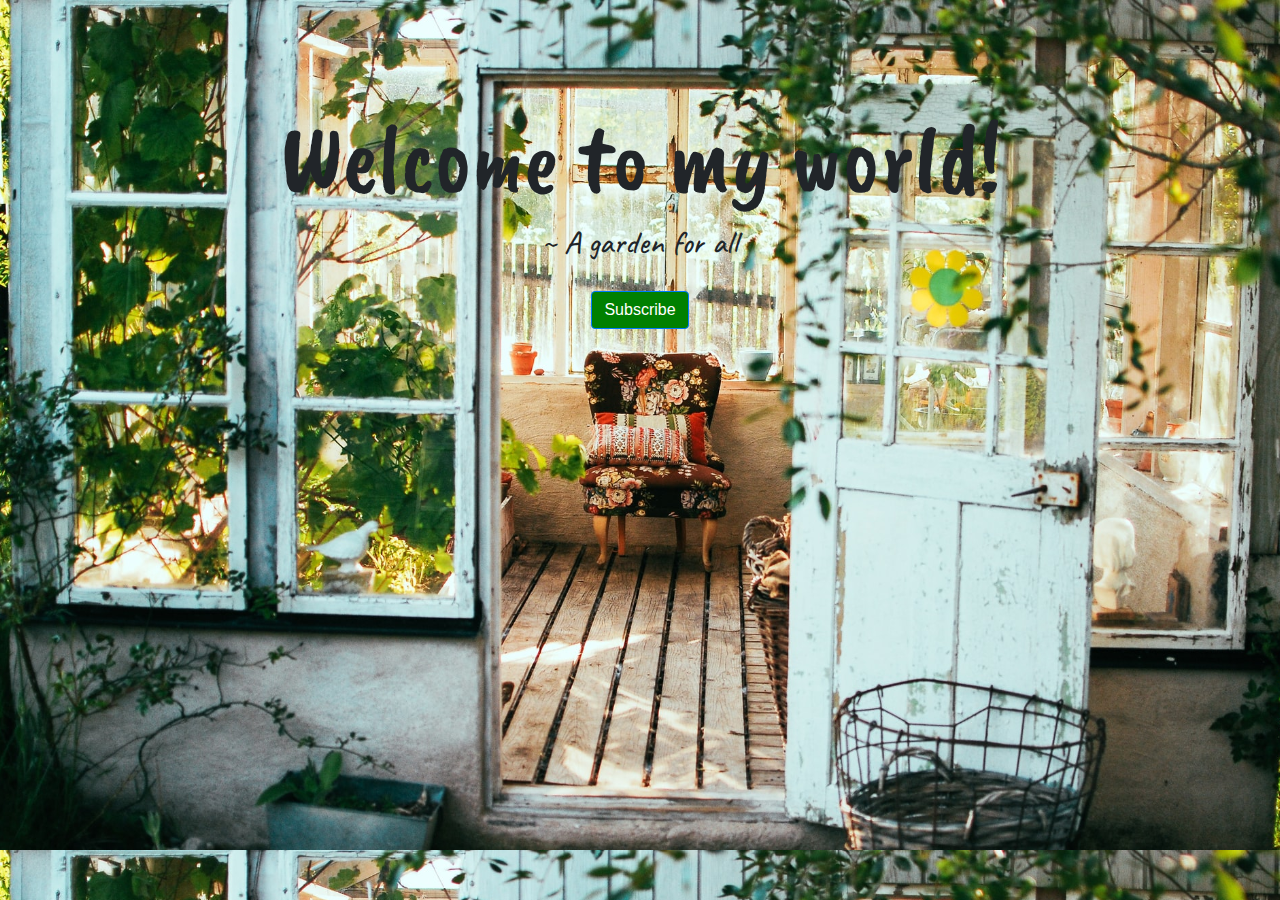
<file: index.html>
<!DOCTYPE html>
<html>
<head>
	<title>Some landing site testing</title>

	<link rel="stylesheet" href="https://stackpath.bootstrapcdn.com/bootstrap/4.3.1/css/bootstrap.min.css" integrity="sha384-ggOyR0iXCbMQv3Xipma34MD+dH/1fQ784/j6cY/iJTQUOhcWr7x9JvoRxT2MZw1T" crossorigin="anonymous">
	<link href="https://fonts.googleapis.com/css?family=Caveat|Caveat+Brush|Hanalei&display=swap" rel="stylesheet">
	<link rel="stylesheet" type="text/css" href="style.css">
</head>
<body>
	<div class="text">
		<h1>Welcome to my world!</h1>
		<h2>~ A garden for all</h2>
	</div>

			<!-- Begin Mailchimp Signup Form -->
		<link href="//cdn-images.mailchimp.com/embedcode/slim-10_7.css" rel="stylesheet" type="text/css">
		<style type="text/css" >
			#mc_embed_signup{ clear:left; font:14px Helvetica,Arial,sans-serif; }
			/* Add your own Mailchimp form style overrides in your site stylesheet or in this style block.
			   We recommend moving this block and the preceding CSS link to the HEAD of your HTML file. */
		</style>
		<div id="mc_embed_signup">
		<form action="https://outlook.us3.list-manage.com/subscribe/post?u=7ab7121bfaebe67080c64de33&amp;id=6b6d06a170" method="post" id="mc-embedded-subscribe-form" name="mc-embedded-subscribe-form" class="validate" target="_blank" novalidate>
		    <div id="mc_embed_signup_scroll">
			
		    <!-- real people should not fill this in and expect good things - do not remove this or risk form bot signups-->
		    <div style="position: absolute; left: -5000px;" aria-hidden="true"><input type="text" name="b_7ab7121bfaebe67080c64de33_6b6d06a170" tabindex="-1" value=""></div>
		    <div class="clear"><input type="submit" value="Subscribe" name="subscribe" id="mc-embedded-subscribe" class="btn btn-primary" ></div>
		    </div>
		</form>
		</div>

		<!--End mc_embed_signup-->

<script src="https://code.jquery.com/jquery-3.3.1.slim.min.js" integrity="sha384-q8i/X+965DzO0rT7abK41JStQIAqVgRVzpbzo5smXKp4YfRvH+8abtTE1Pi6jizo" crossorigin="anonymous"></script>
<script src="https://cdnjs.cloudflare.com/ajax/libs/popper.js/1.14.7/umd/popper.min.js" integrity="sha384-UO2eT0CpHqdSJQ6hJty5KVphtPhzWj9WO1clHTMGa3JDZwrnQq4sF86dIHNDz0W1" crossorigin="anonymous"></script>
<script src="https://stackpath.bootstrapcdn.com/bootstrap/4.3.1/js/bootstrap.min.js" integrity="sha384-JjSmVgyd0p3pXB1rRibZUAYoIIy6OrQ6VrjIEaFf/nJGzIxFDsf4x0xIM+B07jRM" crossorigin="anonymous"></script>
</body>
</html>
</file>
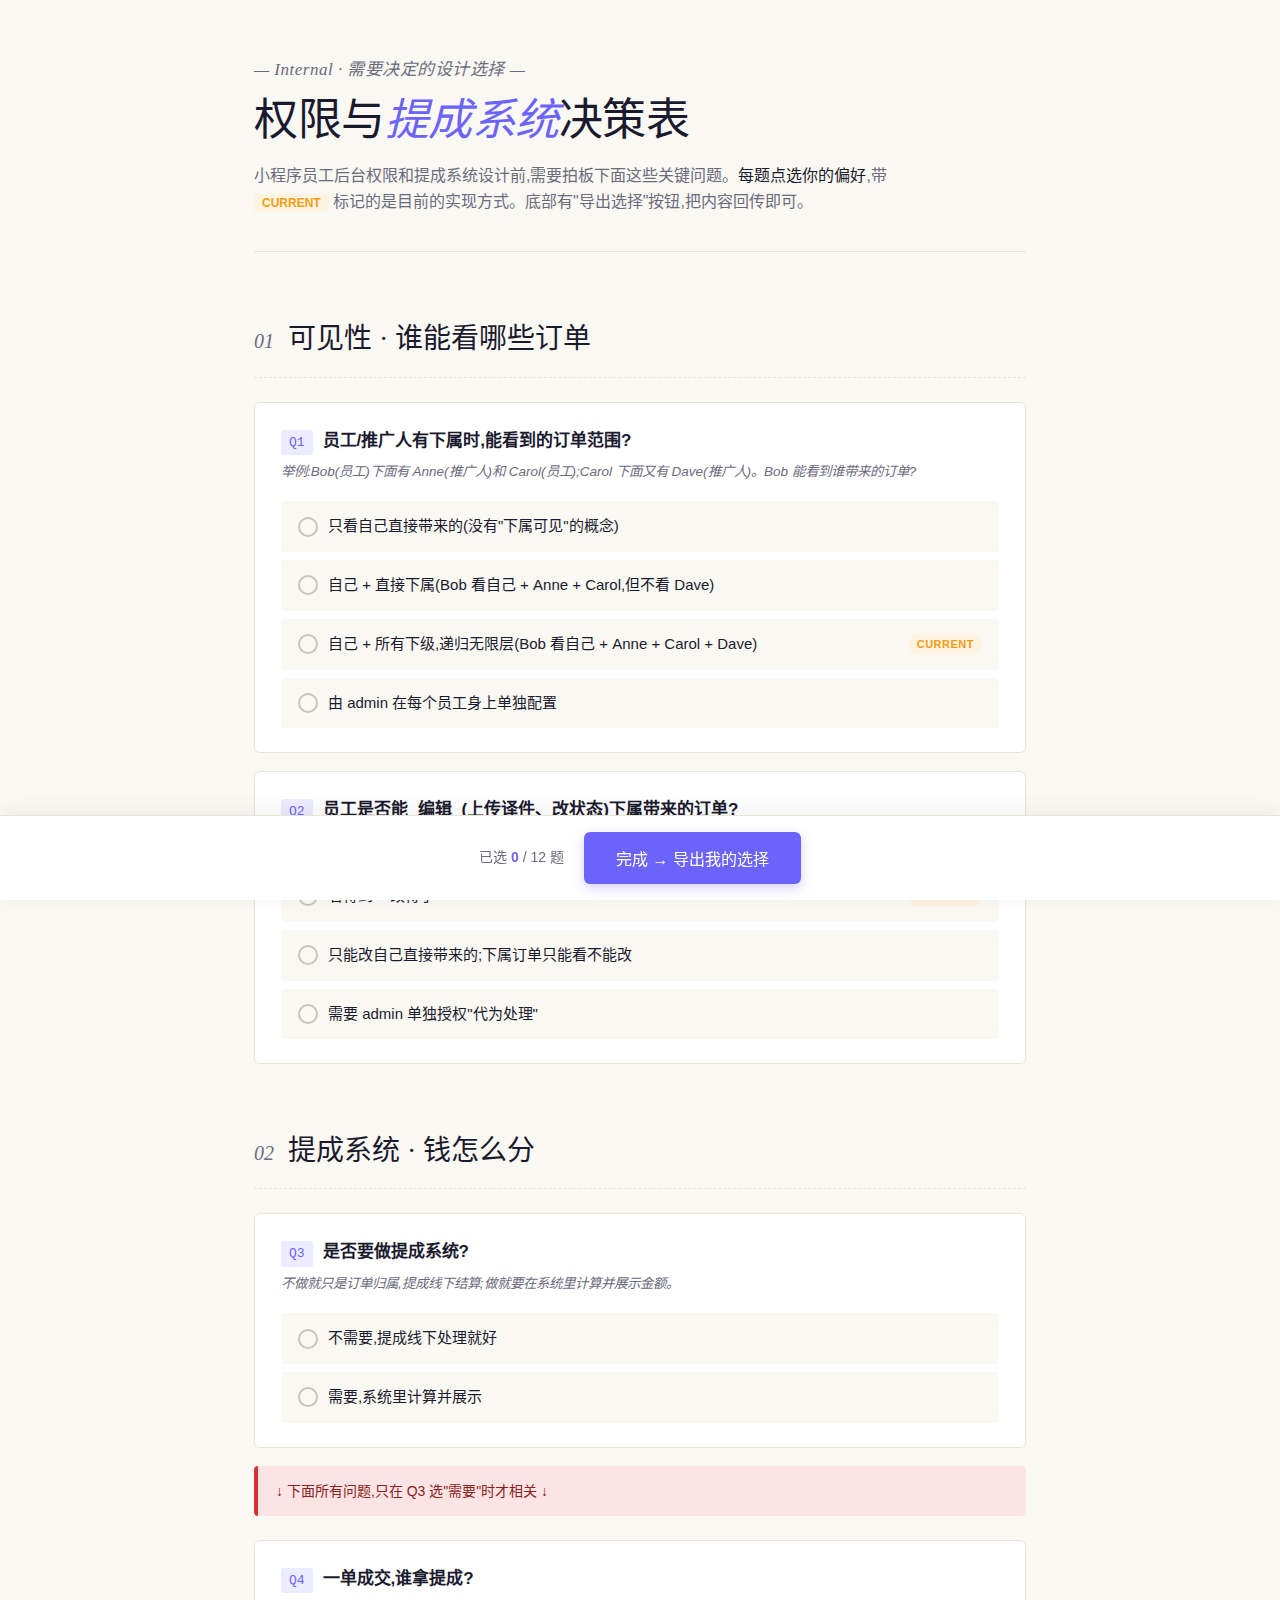
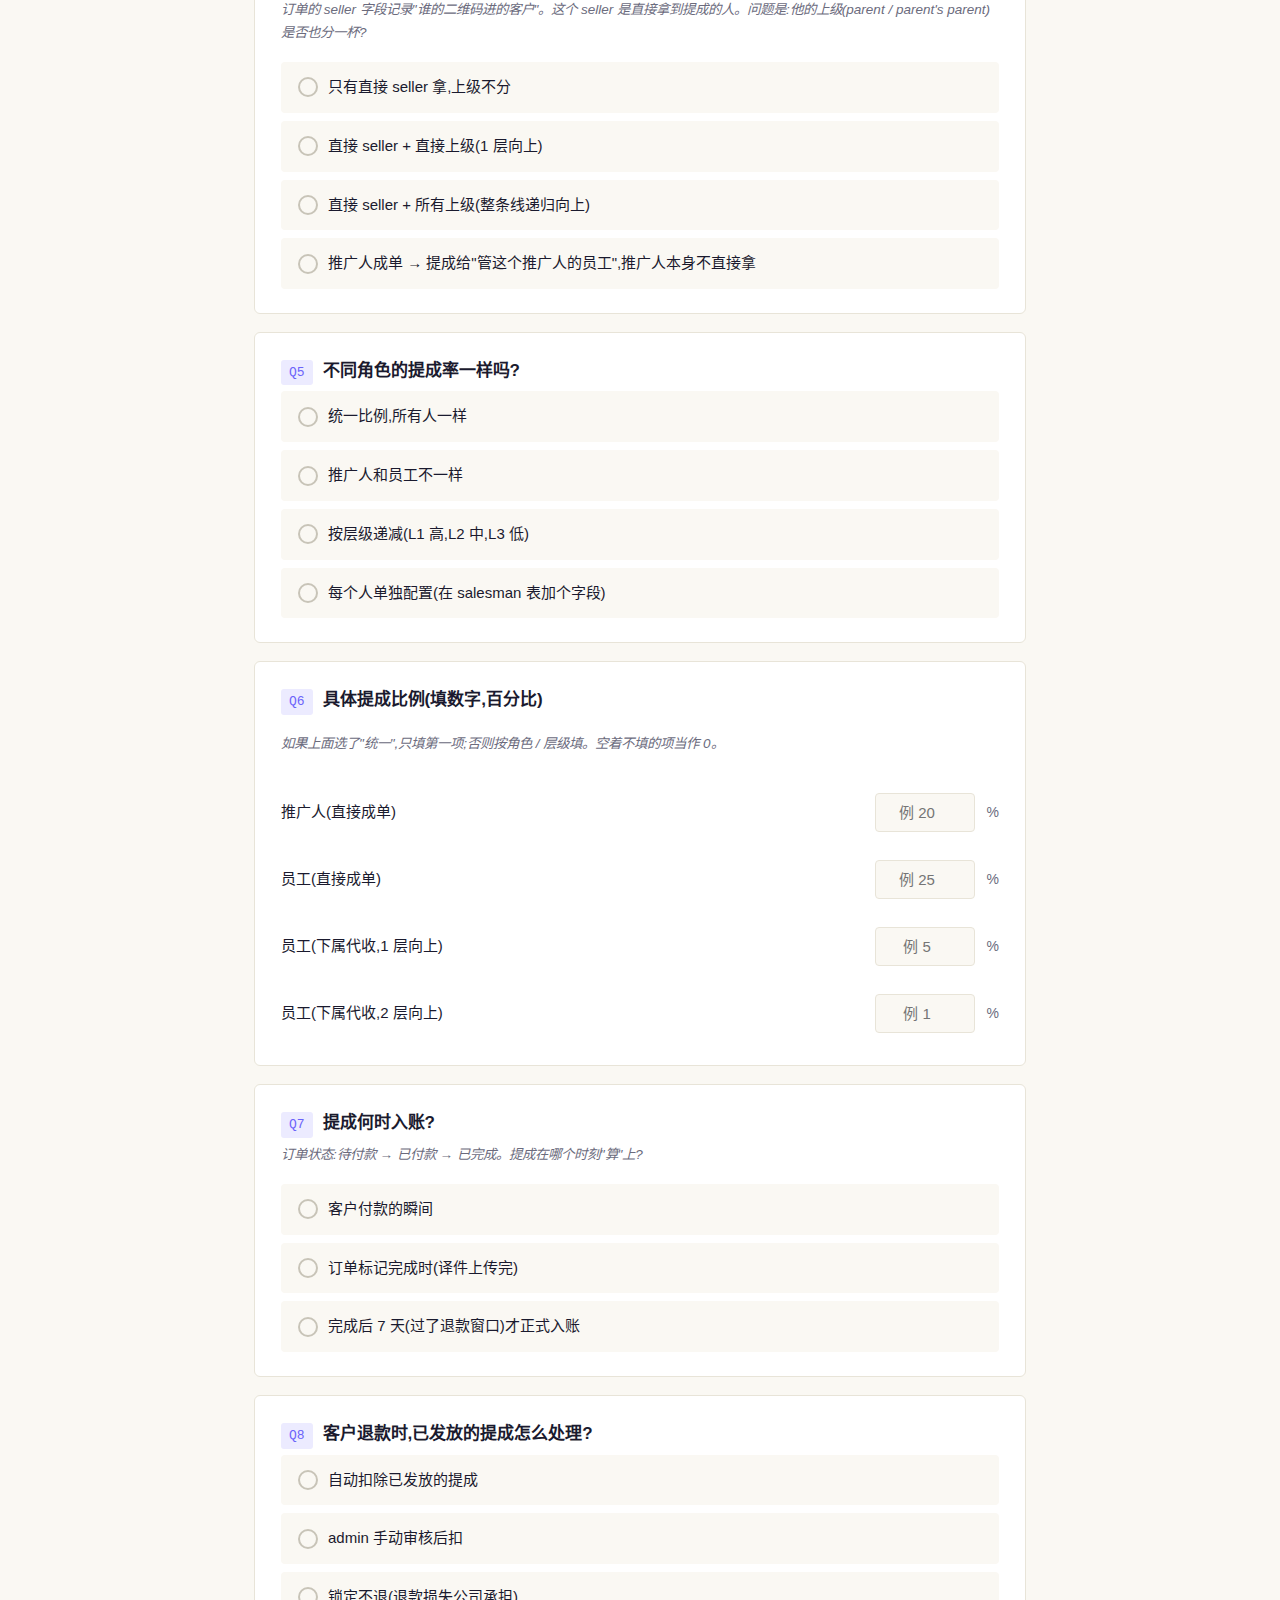
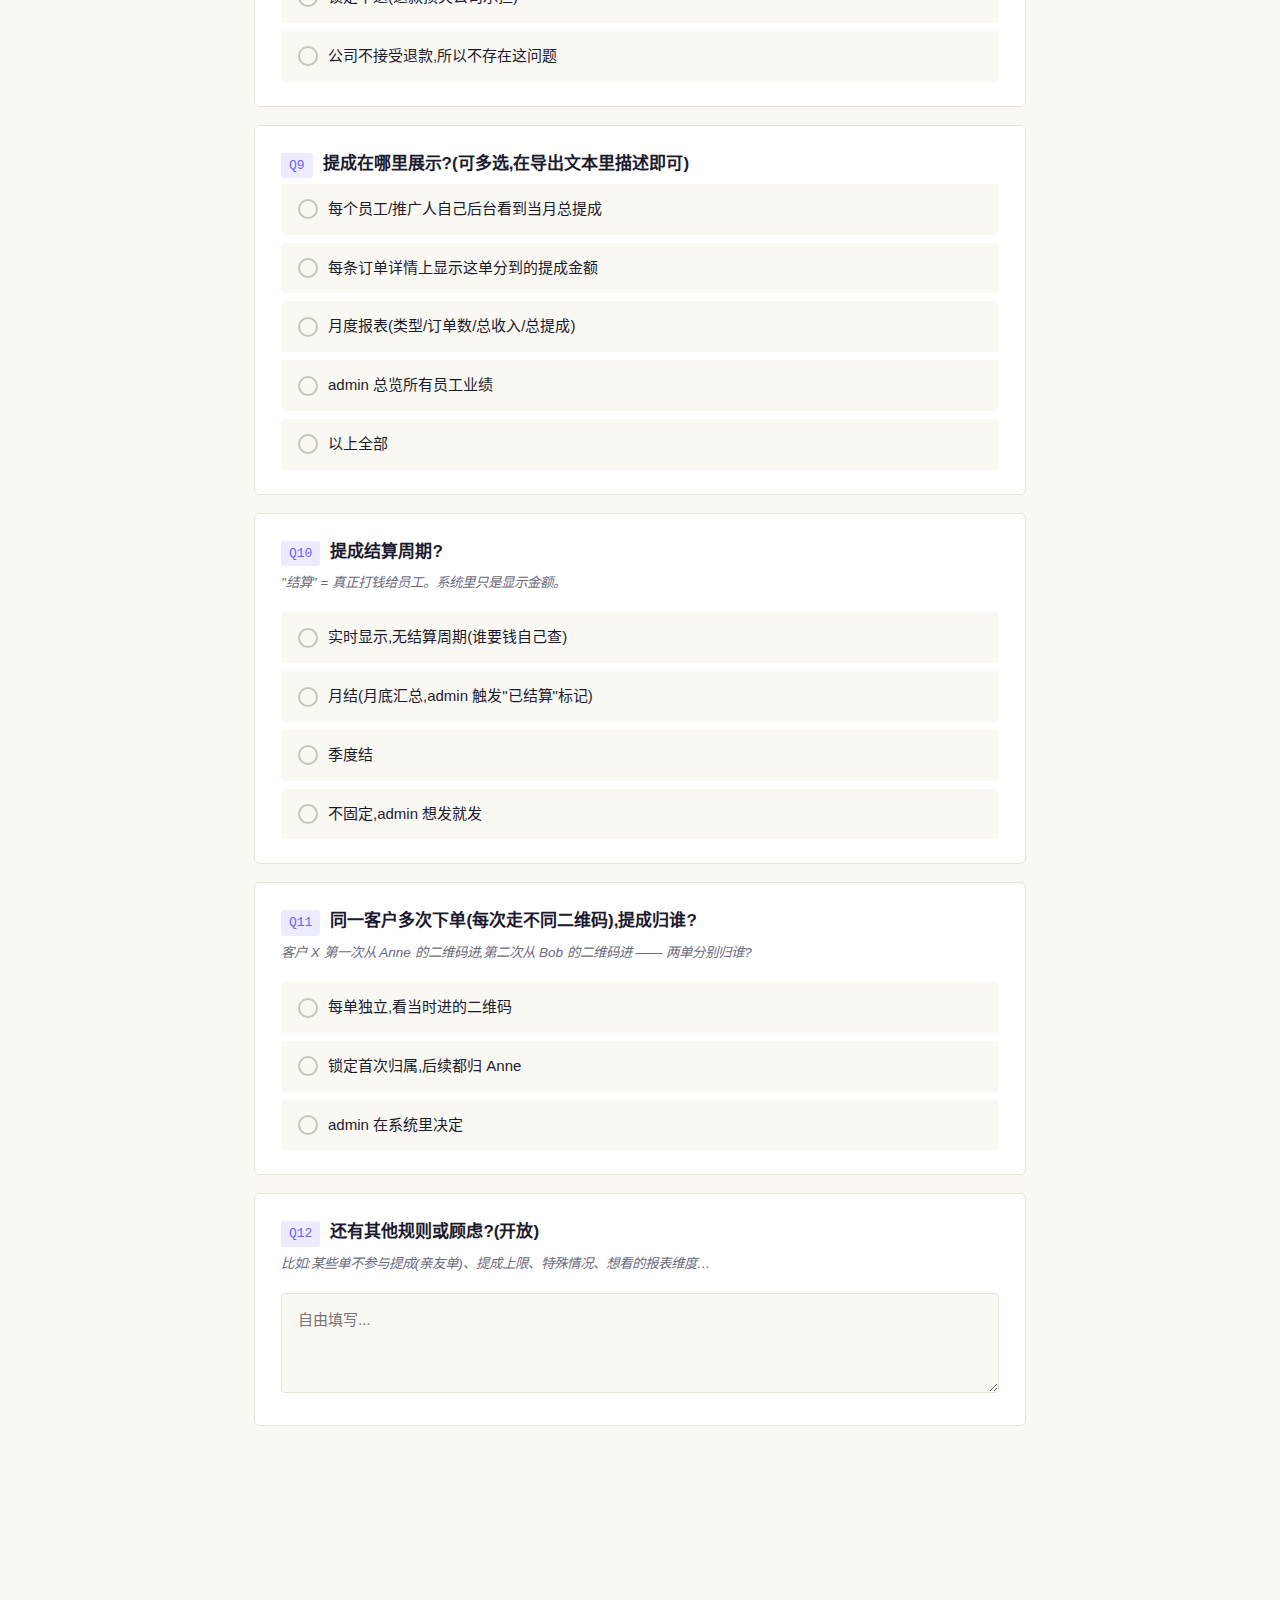
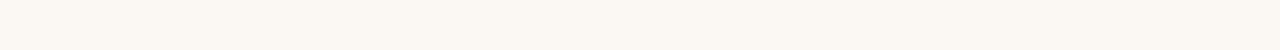
<file: commission-decisions.html>
<!DOCTYPE html>
<html lang="zh-CN">
<head>
<meta charset="UTF-8">
<meta name="viewport" content="width=device-width, initial-scale=1.0">
<title>贯日翻译 · 权限与提成系统决策表</title>
<style>
* { box-sizing: border-box; margin: 0; padding: 0; }

:root {
    --bg: #faf8f3;
    --paper: #ffffff;
    --ink: #1a1a2e;
    --muted: #6b6b7d;
    --hairline: #e8e4d8;
    --accent: #6b63fa;
    --accent-soft: #ecebff;
    --warm: #d63031;
    --warm-soft: #fce4e4;
    --note: #f39c12;
    --note-soft: #fef3e0;
}

html, body {
    background: var(--bg);
    color: var(--ink);
    font-family: -apple-system, BlinkMacSystemFont, "PingFang SC", "Microsoft YaHei", sans-serif;
    font-size: 16px;
    line-height: 1.65;
    -webkit-font-smoothing: antialiased;
}

.wrap {
    max-width: 820px;
    margin: 0 auto;
    padding: 56px 24px 160px;
}

/* ============ Header ============ */
header {
    margin-bottom: 64px;
    border-bottom: 1px solid var(--hairline);
    padding-bottom: 36px;
}
.eyebrow {
    font-family: "Cormorant Garamond", "Georgia", serif;
    font-style: italic;
    color: var(--muted);
    font-size: 17px;
    letter-spacing: 0.5px;
    margin-bottom: 12px;
}
header h1 {
    font-family: "Cormorant Garamond", "Georgia", serif;
    font-size: 44px;
    font-weight: 500;
    letter-spacing: -0.5px;
    line-height: 1.15;
    margin-bottom: 16px;
}
header h1 .accent { font-style: italic; color: var(--accent); }
.lede {
    color: var(--muted);
    font-size: 16px;
    max-width: 640px;
}
.lede strong {
    color: var(--ink);
    font-weight: 500;
}

/* ============ Section ============ */
section { margin-bottom: 64px; }
section > h2 {
    font-family: "Cormorant Garamond", "Georgia", serif;
    font-size: 28px;
    font-weight: 500;
    margin-bottom: 24px;
    display: flex;
    align-items: baseline;
    gap: 14px;
    border-bottom: 1px dashed var(--hairline);
    padding-bottom: 14px;
}
section > h2 .num {
    font-style: italic;
    color: var(--muted);
    font-size: 20px;
}

/* ============ Question ============ */
.q {
    background: var(--paper);
    border: 1px solid var(--hairline);
    border-radius: 6px;
    padding: 24px 26px;
    margin-bottom: 18px;
}
.q h3 {
    font-size: 17px;
    font-weight: 600;
    margin-bottom: 6px;
    color: var(--ink);
    display: flex;
    align-items: baseline;
    gap: 10px;
}
.q .qnum {
    font-family: "JetBrains Mono", "Courier New", monospace;
    font-size: 13px;
    color: var(--accent);
    font-weight: 500;
    background: var(--accent-soft);
    padding: 2px 8px;
    border-radius: 3px;
    flex-shrink: 0;
}
.q .qhint {
    color: var(--muted);
    font-size: 13.5px;
    margin-bottom: 18px;
    margin-left: 0;
    font-style: italic;
}

.opts {
    display: flex;
    flex-direction: column;
    gap: 8px;
}
.opt {
    background: var(--bg);
    border: 1.5px solid transparent;
    border-radius: 4px;
    padding: 12px 16px;
    cursor: pointer;
    font-size: 15px;
    color: var(--ink);
    user-select: none;
    transition: all 0.15s;
    display: flex;
    align-items: center;
    gap: 10px;
}
.opt:hover {
    background: #f0eee5;
}
.opt::before {
    content: '';
    width: 16px;
    height: 16px;
    border: 2px solid #c8c4b8;
    border-radius: 50%;
    flex-shrink: 0;
    transition: all 0.15s;
}
.opt.selected {
    background: var(--accent-soft);
    border-color: var(--accent);
    color: var(--accent);
    font-weight: 500;
}
.opt.selected::before {
    border-color: var(--accent);
    background: var(--accent);
    box-shadow: inset 0 0 0 3px white;
}
.opt .current-tag {
    margin-left: auto;
    font-size: 11px;
    background: var(--note-soft);
    color: var(--note);
    padding: 2px 8px;
    border-radius: 10px;
    text-transform: uppercase;
    letter-spacing: 0.5px;
    font-weight: 600;
}

/* Text input questions */
.q-text-input {
    display: flex;
    align-items: center;
    gap: 12px;
    flex-wrap: wrap;
}
.q-text-input input {
    background: var(--bg);
    border: 1.5px solid var(--hairline);
    border-radius: 4px;
    padding: 10px 14px;
    font-size: 15px;
    font-family: inherit;
    color: var(--ink);
    width: 100px;
    text-align: center;
    transition: border-color 0.15s;
}
.q-text-input input:focus {
    outline: none;
    border-color: var(--accent);
}
.q-text-input .label {
    color: var(--muted);
    font-size: 14px;
}
.q-text-input .row {
    display: flex;
    align-items: center;
    gap: 12px;
    width: 100%;
    padding: 8px 0;
}
.q-text-input .row > label {
    flex: 1;
    color: var(--ink);
    font-size: 15px;
}

/* Free text */
.q-free textarea {
    width: 100%;
    background: var(--bg);
    border: 1.5px solid var(--hairline);
    border-radius: 4px;
    padding: 14px 16px;
    font-size: 15px;
    font-family: inherit;
    color: var(--ink);
    line-height: 1.6;
    min-height: 100px;
    resize: vertical;
    transition: border-color 0.15s;
}
.q-free textarea:focus {
    outline: none;
    border-color: var(--accent);
}

/* Skip notice */
.skip-note {
    background: var(--warm-soft);
    border-left: 4px solid var(--warm);
    padding: 14px 18px;
    border-radius: 4px;
    margin-bottom: 24px;
    font-size: 14px;
    color: #8c2020;
    line-height: 1.6;
}

/* ============ Footer / Export ============ */
.export-bar {
    position: fixed;
    bottom: 0;
    left: 0;
    right: 0;
    background: white;
    border-top: 1px solid var(--hairline);
    padding: 16px 24px;
    display: flex;
    justify-content: center;
    box-shadow: 0 -4px 20px rgba(0, 0, 0, 0.06);
    z-index: 50;
}
.export-bar .btn {
    background: var(--accent);
    color: white;
    border: none;
    padding: 14px 32px;
    border-radius: 6px;
    font-size: 16px;
    font-weight: 500;
    cursor: pointer;
    font-family: inherit;
    box-shadow: 0 4px 12px rgba(107, 99, 250, 0.3);
    transition: transform 0.15s;
}
.export-bar .btn:hover {
    transform: translateY(-1px);
}
.export-bar .progress {
    align-self: center;
    margin-right: 20px;
    color: var(--muted);
    font-size: 14px;
}
.export-bar .progress strong {
    color: var(--accent);
}

/* Modal */
.modal-bg {
    position: fixed;
    inset: 0;
    background: rgba(0, 0, 0, 0.5);
    display: none;
    align-items: center;
    justify-content: center;
    z-index: 100;
    padding: 20px;
}
.modal-bg.open { display: flex; }
.modal {
    background: white;
    border-radius: 8px;
    padding: 28px;
    max-width: 640px;
    width: 100%;
    max-height: 80vh;
    display: flex;
    flex-direction: column;
}
.modal h3 {
    font-size: 20px;
    margin-bottom: 8px;
    font-weight: 600;
}
.modal .modal-hint {
    color: var(--muted);
    font-size: 13px;
    margin-bottom: 16px;
}
.modal textarea {
    flex: 1;
    background: var(--bg);
    border: 1px solid var(--hairline);
    border-radius: 4px;
    padding: 14px 16px;
    font-size: 13px;
    font-family: "JetBrains Mono", "Courier New", monospace;
    line-height: 1.6;
    color: var(--ink);
    resize: vertical;
    min-height: 300px;
}
.modal-actions {
    display: flex;
    gap: 12px;
    margin-top: 16px;
    justify-content: flex-end;
}
.modal-actions button {
    padding: 10px 20px;
    border-radius: 4px;
    font-size: 14px;
    font-family: inherit;
    cursor: pointer;
    border: 1px solid var(--hairline);
    background: white;
    color: var(--ink);
}
.modal-actions button.primary {
    background: var(--accent);
    color: white;
    border-color: var(--accent);
}

@media (max-width: 600px) {
    header h1 { font-size: 32px; }
    .wrap { padding: 32px 16px 140px; }
    .q { padding: 18px 18px; }
    .export-bar { padding: 12px 16px; }
    .export-bar .progress { font-size: 12px; margin-right: 12px; }
    .export-bar .btn { padding: 12px 20px; font-size: 14px; }
}
</style>
</head>
<body>

<div class="wrap">

<header>
    <div class="eyebrow">— Internal · 需要决定的设计选择 —</div>
    <h1>权限与<span class="accent">提成系统</span>决策表</h1>
    <p class="lede">小程序员工后台权限和提成系统设计前,需要拍板下面这些关键问题。<strong>每题点选你的偏好</strong>,带 <span style="background:var(--note-soft);color:var(--note);padding:2px 8px;border-radius:3px;font-size:12px;font-weight:600;">CURRENT</span> 标记的是目前的实现方式。底部有"导出选择"按钮,把内容回传即可。</p>
</header>

<!-- ============ SECTION 1: 可见性 ============ -->
<section data-key="visibility">
<h2><span class="num">01</span>可见性 · 谁能看哪些订单</h2>

<div class="q" data-q="visibility-recursion">
    <h3><span class="qnum">Q1</span>员工/推广人有下属时,能看到的订单范围?</h3>
    <p class="qhint">举例:Bob(员工)下面有 Anne(推广人)和 Carol(员工);Carol 下面又有 Dave(推广人)。Bob 能看到谁带来的订单?</p>
    <div class="opts">
        <div class="opt" data-v="self_only">只看自己直接带来的(没有"下属可见"的概念)</div>
        <div class="opt" data-v="one_level">自己 + 直接下属(Bob 看自己 + Anne + Carol,但不看 Dave)</div>
        <div class="opt" data-v="recursive">自己 + 所有下级,递归无限层(Bob 看自己 + Anne + Carol + Dave) <span class="current-tag">current</span></div>
        <div class="opt" data-v="configurable">由 admin 在每个员工身上单独配置</div>
    </div>
</div>

<div class="q" data-q="edit-permission">
    <h3><span class="qnum">Q2</span>员工是否能<strong>编辑</strong>(上传译件、改状态)下属带来的订单?</h3>
    <p class="qhint">"看得到" 不一定 "改得了"。比如 Bob 看到 Carol 带来的订单,他是只能围观,还是也能上传译件?</p>
    <div class="opts">
        <div class="opt" data-v="see_equal_edit">看得到 = 改得了 <span class="current-tag">current</span></div>
        <div class="opt" data-v="own_only">只能改自己直接带来的;下属订单只能看不能改</div>
        <div class="opt" data-v="admin_grant">需要 admin 单独授权"代为处理"</div>
    </div>
</div>
</section>

<!-- ============ SECTION 2: 提成 ============ -->
<section data-key="commission">
<h2><span class="num">02</span>提成系统 · 钱怎么分</h2>

<div class="q" data-q="enable-commission">
    <h3><span class="qnum">Q3</span>是否要做提成系统?</h3>
    <p class="qhint">不做就只是订单归属,提成线下结算;做就要在系统里计算并展示金额。</p>
    <div class="opts">
        <div class="opt" data-v="no">不需要,提成线下处理就好</div>
        <div class="opt" data-v="yes">需要,系统里计算并展示</div>
    </div>
</div>

<div class="skip-note">↓ 下面所有问题,只在 Q3 选"需要"时才相关 ↓</div>

<div class="q" data-q="commission-scope">
    <h3><span class="qnum">Q4</span>一单成交,谁拿提成?</h3>
    <p class="qhint">订单的 seller 字段记录"谁的二维码进的客户"。这个 seller 是直接拿到提成的人。问题是:他的上级(parent / parent's parent)是否也分一杯?</p>
    <div class="opts">
        <div class="opt" data-v="direct_only">只有直接 seller 拿,上级不分</div>
        <div class="opt" data-v="one_up">直接 seller + 直接上级(1 层向上)</div>
        <div class="opt" data-v="all_ancestors">直接 seller + 所有上级(整条线递归向上)</div>
        <div class="opt" data-v="manager_only">推广人成单 → 提成给"管这个推广人的员工",推广人本身不直接拿</div>
    </div>
</div>

<div class="q" data-q="rate-uniformity">
    <h3><span class="qnum">Q5</span>不同角色的提成率一样吗?</h3>
    <div class="opts">
        <div class="opt" data-v="uniform">统一比例,所有人一样</div>
        <div class="opt" data-v="role_diff">推广人和员工不一样</div>
        <div class="opt" data-v="tiered">按层级递减(L1 高,L2 中,L3 低)</div>
        <div class="opt" data-v="per_person">每个人单独配置(在 salesman 表加个字段)</div>
    </div>
</div>

<div class="q q-text-input" data-q="rates">
    <h3 style="width:100%;"><span class="qnum">Q6</span>具体提成比例(填数字,百分比)</h3>
    <p class="qhint" style="width:100%;">如果上面选了"统一",只填第一项;否则按角色 / 层级填。空着不填的项当作 0。</p>
    <div class="row">
        <label>推广人(直接成单)</label>
        <input type="number" min="0" max="100" step="0.5" placeholder="例 20" data-input="rate-promoter">
        <span class="label">%</span>
    </div>
    <div class="row">
        <label>员工(直接成单)</label>
        <input type="number" min="0" max="100" step="0.5" placeholder="例 25" data-input="rate-employee">
        <span class="label">%</span>
    </div>
    <div class="row">
        <label>员工(下属代收,1 层向上)</label>
        <input type="number" min="0" max="100" step="0.5" placeholder="例 5" data-input="rate-up1">
        <span class="label">%</span>
    </div>
    <div class="row">
        <label>员工(下属代收,2 层向上)</label>
        <input type="number" min="0" max="100" step="0.5" placeholder="例 1" data-input="rate-up2">
        <span class="label">%</span>
    </div>
</div>

<div class="q" data-q="commission-timing">
    <h3><span class="qnum">Q7</span>提成何时入账?</h3>
    <p class="qhint">订单状态:待付款 → 已付款 → 已完成。提成在哪个时刻"算"上?</p>
    <div class="opts">
        <div class="opt" data-v="on_pay">客户付款的瞬间</div>
        <div class="opt" data-v="on_complete">订单标记完成时(译件上传完)</div>
        <div class="opt" data-v="after_window">完成后 7 天(过了退款窗口)才正式入账</div>
    </div>
</div>

<div class="q" data-q="refund-handling">
    <h3><span class="qnum">Q8</span>客户退款时,已发放的提成怎么处理?</h3>
    <div class="opts">
        <div class="opt" data-v="auto_deduct">自动扣除已发放的提成</div>
        <div class="opt" data-v="admin_review">admin 手动审核后扣</div>
        <div class="opt" data-v="locked">锁定不退(退款损失公司承担)</div>
        <div class="opt" data-v="no_refund">公司不接受退款,所以不存在这问题</div>
    </div>
</div>

<div class="q" data-q="commission-display">
    <h3><span class="qnum">Q9</span>提成在哪里展示?(可多选,在导出文本里描述即可)</h3>
    <div class="opts">
        <div class="opt" data-v="own_total">每个员工/推广人自己后台看到当月总提成</div>
        <div class="opt" data-v="per_order">每条订单详情上显示这单分到的提成金额</div>
        <div class="opt" data-v="monthly_report">月度报表(类型/订单数/总收入/总提成)</div>
        <div class="opt" data-v="admin_dashboard">admin 总览所有员工业绩</div>
        <div class="opt" data-v="all">以上全部</div>
    </div>
</div>

<div class="q" data-q="settlement-cycle">
    <h3><span class="qnum">Q10</span>提成结算周期?</h3>
    <p class="qhint">"结算" = 真正打钱给员工。系统里只是显示金额。</p>
    <div class="opts">
        <div class="opt" data-v="realtime">实时显示,无结算周期(谁要钱自己查)</div>
        <div class="opt" data-v="monthly">月结(月底汇总,admin 触发"已结算"标记)</div>
        <div class="opt" data-v="quarterly">季度结</div>
        <div class="opt" data-v="manual">不固定,admin 想发就发</div>
    </div>
</div>

<div class="q" data-q="repeat-customer">
    <h3><span class="qnum">Q11</span>同一客户多次下单(每次走不同二维码),提成归谁?</h3>
    <p class="qhint">客户 X 第一次从 Anne 的二维码进,第二次从 Bob 的二维码进 —— 两单分别归谁?</p>
    <div class="opts">
        <div class="opt" data-v="per_order">每单独立,看当时进的二维码</div>
        <div class="opt" data-v="lock_first">锁定首次归属,后续都归 Anne</div>
        <div class="opt" data-v="admin_decide">admin 在系统里决定</div>
    </div>
</div>

<div class="q q-free" data-q="other-rules">
    <h3><span class="qnum">Q12</span>还有其他规则或顾虑?(开放)</h3>
    <p class="qhint">比如:某些单不参与提成(亲友单)、提成上限、特殊情况、想看的报表维度…</p>
    <textarea placeholder="自由填写..." data-textarea="other-rules"></textarea>
</div>
</section>

</div>

<div class="export-bar">
    <span class="progress" id="progress">已选 <strong id="progress-num">0</strong> / 11 题</span>
    <button class="btn" id="export-btn">完成 → 导出我的选择</button>
</div>

<div class="modal-bg" id="modal">
    <div class="modal">
        <h3>你的决策</h3>
        <p class="modal-hint">复制下面的内容,发给开发员,即可作为系统设计依据。</p>
        <textarea readonly id="export-text"></textarea>
        <div class="modal-actions">
            <button id="close-btn">关闭</button>
            <button class="primary" id="copy-btn">复制</button>
        </div>
    </div>
</div>

<script>
// State
const STORAGE_KEY = 'guanri-decisions-v1';
let state = {};
try { state = JSON.parse(localStorage.getItem(STORAGE_KEY) || '{}'); } catch (e) {}

function save() {
    localStorage.setItem(STORAGE_KEY, JSON.stringify(state));
    updateProgress();
}

function updateProgress() {
    const totalQs = document.querySelectorAll('.q').length;
    const answered = Object.keys(state).filter(k => {
        const v = state[k];
        if (v === undefined || v === null || v === '') return false;
        if (Array.isArray(v) && v.length === 0) return false;
        if (typeof v === 'object' && Object.keys(v).length === 0) return false;
        return true;
    }).length;
    document.getElementById('progress-num').textContent = answered;
    document.querySelector('.progress').innerHTML = '已选 <strong id="progress-num">' + answered + '</strong> / ' + totalQs + ' 题';
}

// Bind option clicks
document.querySelectorAll('.q .opts').forEach(opts => {
    const qkey = opts.closest('.q').dataset.q;
    const stored = state[qkey];
    opts.querySelectorAll('.opt').forEach(opt => {
        if (opt.dataset.v === stored) opt.classList.add('selected');
        opt.addEventListener('click', () => {
            opts.querySelectorAll('.opt').forEach(o => o.classList.remove('selected'));
            opt.classList.add('selected');
            state[qkey] = opt.dataset.v;
            save();
        });
    });
});

// Bind text inputs
document.querySelectorAll('.q-text-input').forEach(q => {
    const qkey = q.dataset.q;
    if (!state[qkey]) state[qkey] = {};
    q.querySelectorAll('input[data-input]').forEach(input => {
        const k = input.dataset.input;
        if (state[qkey][k] !== undefined) input.value = state[qkey][k];
        input.addEventListener('input', () => {
            state[qkey][k] = input.value.trim();
            save();
        });
    });
});

// Bind textareas
document.querySelectorAll('textarea[data-textarea]').forEach(ta => {
    const qkey = ta.closest('.q').dataset.q;
    if (state[qkey]) ta.value = state[qkey];
    ta.addEventListener('input', () => {
        state[qkey] = ta.value;
        save();
    });
});

// Export
const QUESTIONS_ORDER = [
    { key: 'visibility-recursion', label: 'Q1 · 下属可见范围' },
    { key: 'edit-permission', label: 'Q2 · 是否能编辑下属订单' },
    { key: 'enable-commission', label: 'Q3 · 是否启用提成系统' },
    { key: 'commission-scope', label: 'Q4 · 谁拿提成' },
    { key: 'rate-uniformity', label: 'Q5 · 提成率是否统一' },
    { key: 'rates', label: 'Q6 · 具体提成比例' },
    { key: 'commission-timing', label: 'Q7 · 提成何时入账' },
    { key: 'refund-handling', label: 'Q8 · 退款处理' },
    { key: 'commission-display', label: 'Q9 · 展示位置' },
    { key: 'settlement-cycle', label: 'Q10 · 结算周期' },
    { key: 'repeat-customer', label: 'Q11 · 重复客户归属' },
    { key: 'other-rules', label: 'Q12 · 其他规则(开放)' },
];

const VALUE_LABELS = {
    // Q1
    'self_only': '只看自己直接带来的',
    'one_level': '自己 + 直接下属',
    'recursive': '自己 + 所有下级 (递归)',
    'configurable': '每个员工单独配置',
    // Q2
    'see_equal_edit': '看得到 = 改得了',
    'own_only': '只能改自己直接带来的',
    'admin_grant': '需要 admin 单独授权',
    // Q3
    'no': '不需要',
    'yes': '需要,系统计算并展示',
    // Q4
    'direct_only': '只有直接 seller 拿',
    'one_up': '直接 seller + 直接上级 (1 层)',
    'all_ancestors': '直接 seller + 所有上级 (递归)',
    'manager_only': '推广人成单 → 提成给上级员工(推广人本身不拿)',
    // Q5
    'uniform': '统一比例',
    'role_diff': '推广人和员工不一样',
    'tiered': '按层级递减',
    'per_person': '每人单独配置',
    // Q7
    'on_pay': '客户付款的瞬间',
    'on_complete': '订单标记完成时',
    'after_window': '完成后 7 天(过了退款窗口)',
    // Q8
    'auto_deduct': '自动扣除',
    'admin_review': 'admin 手动审核',
    'locked': '锁定不退',
    'no_refund': '不接受退款',
    // Q9
    'own_total': '员工自己后台看当月总额',
    'per_order': '每条订单显示提成金额',
    'monthly_report': '月度报表',
    'admin_dashboard': 'admin 总览',
    'all': '以上全部',
    // Q10
    'realtime': '实时显示,无结算周期',
    'monthly': '月结',
    'quarterly': '季度结',
    'manual': 'admin 不固定触发',
    // Q11
    'per_order': '每单独立,看当时进的二维码',
    'lock_first': '锁定首次归属',
    'admin_decide': 'admin 决定'
};

document.getElementById('export-btn').addEventListener('click', () => {
    const lines = ['# 贯日翻译 · 权限与提成决策', '', '导出时间: ' + new Date().toLocaleString('zh-CN'), ''];
    QUESTIONS_ORDER.forEach(q => {
        const v = state[q.key];
        let display;
        if (v === undefined || v === null || v === '') {
            display = '(未填)';
        } else if (typeof v === 'object' && !Array.isArray(v)) {
            // text-input
            const parts = Object.entries(v).filter(([k, val]) => val !== '').map(([k, val]) => k + ' = ' + val);
            display = parts.length ? parts.join(' / ') : '(未填)';
        } else {
            display = VALUE_LABELS[v] || v;
        }
        lines.push('## ' + q.label);
        lines.push(display);
        lines.push('');
    });
    document.getElementById('export-text').value = lines.join('\n');
    document.getElementById('modal').classList.add('open');
});

document.getElementById('close-btn').addEventListener('click', () => {
    document.getElementById('modal').classList.remove('open');
});

document.getElementById('copy-btn').addEventListener('click', () => {
    const ta = document.getElementById('export-text');
    ta.select();
    document.execCommand('copy');
    const btn = document.getElementById('copy-btn');
    const orig = btn.textContent;
    btn.textContent = '已复制 ✓';
    setTimeout(() => { btn.textContent = orig; }, 1500);
});

document.getElementById('modal').addEventListener('click', (e) => {
    if (e.target.id === 'modal') {
        document.getElementById('modal').classList.remove('open');
    }
});

updateProgress();
</script>

</body>
</html>
</file>
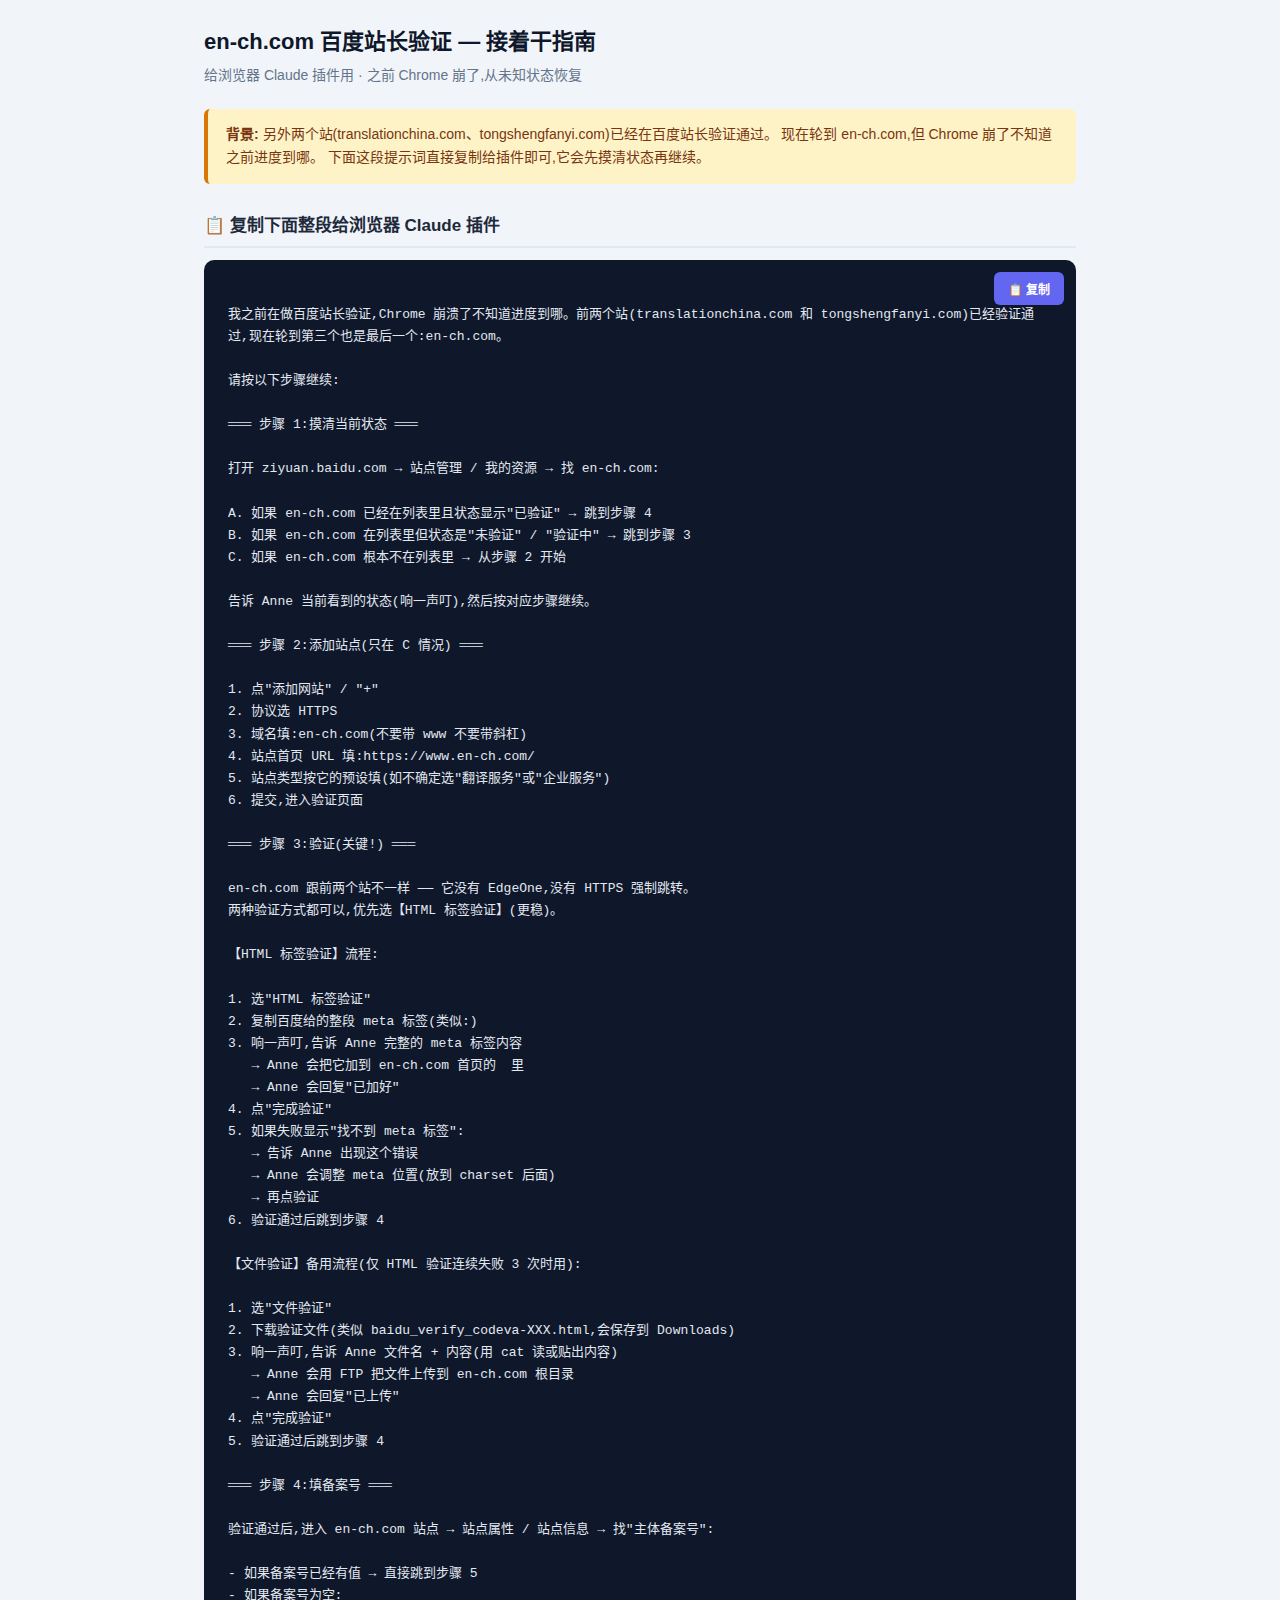
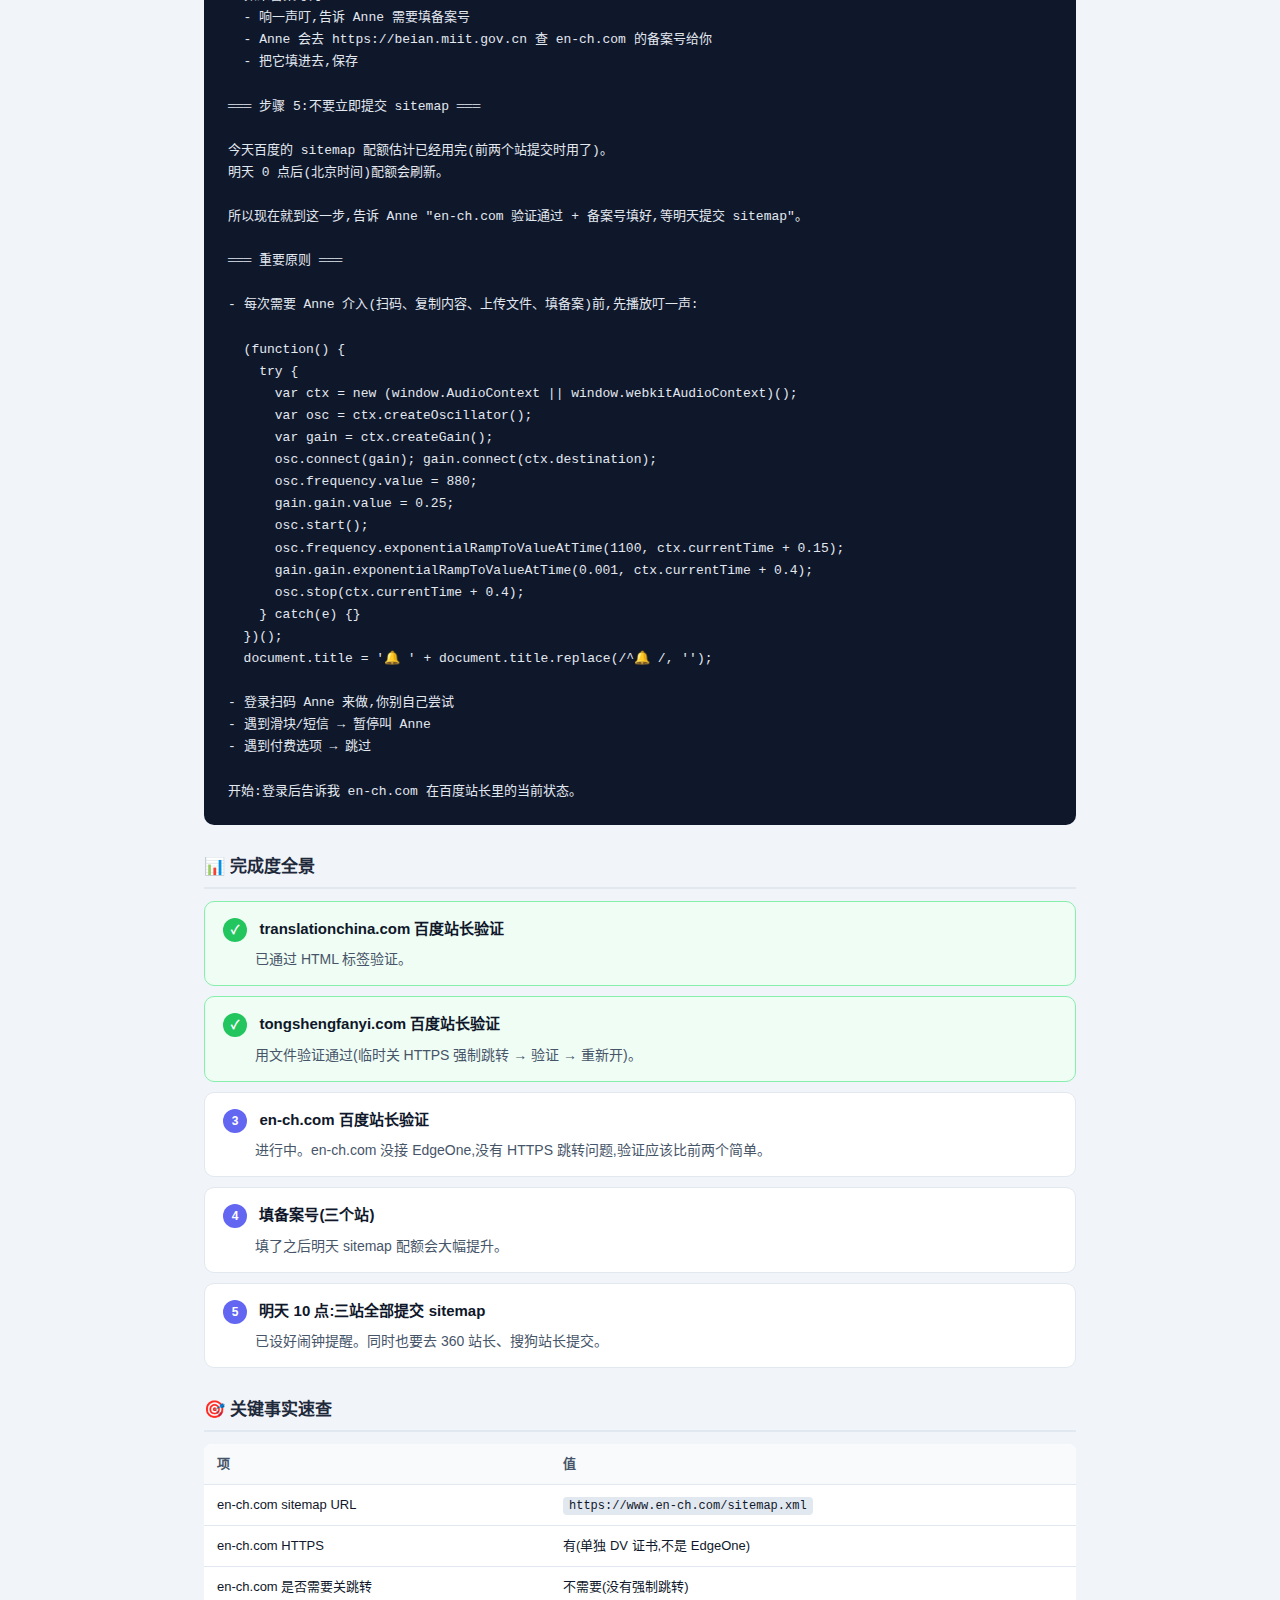
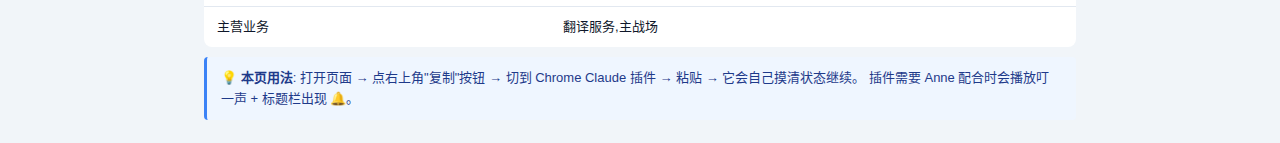
<file: ench-baidu-resume.html>
<!DOCTYPE html>
<html lang="zh-CN">
<head>
<meta charset="UTF-8">
<meta name="viewport" content="width=device-width, initial-scale=1">
<title>en-ch.com 百度站长验证 — 接着干指南</title>
<style>
  * { box-sizing: border-box; margin: 0; padding: 0; }
  body {
    font-family: -apple-system, "PingFang SC", "Microsoft YaHei", sans-serif;
    background: #f1f5f9; color: #0f172a;
    padding: 24px; line-height: 1.65;
    max-width: 920px; margin: 0 auto;
  }
  h1 { font-size: 22px; margin-bottom: 4px; }
  .subtitle { color: #64748b; font-size: 14px; margin-bottom: 22px; }
  .top-banner {
    background: #fef3c7; border-left: 4px solid #d97706;
    padding: 14px 18px; margin-bottom: 22px;
    color: #78350f; font-size: 14px; border-radius: 6px;
  }
  .copy-area {
    position: relative;
    background: #0f172a; color: #e2e8f0;
    border-radius: 10px; padding: 22px 24px 22px 24px;
    font-family: "Menlo", "Consolas", monospace;
    font-size: 13px; line-height: 1.7;
    white-space: pre-wrap; word-wrap: break-word;
    margin-bottom: 28px;
  }
  .copy-btn {
    position: absolute; top: 12px; right: 12px;
    background: #6366f1; color: #fff;
    border: none; border-radius: 6px;
    padding: 8px 14px; font-size: 12px; font-weight: 600;
    cursor: pointer; transition: all 0.15s;
  }
  .copy-btn:hover { background: #4f46e5; }
  .copy-btn.copied { background: #22c55e; }
  h2 {
    font-size: 17px; font-weight: 700;
    margin: 28px 0 12px; color: #1e293b;
    border-bottom: 2px solid #e2e8f0; padding-bottom: 6px;
  }
  .stage-card {
    background: #fff; border: 1px solid #e2e8f0;
    border-radius: 10px; padding: 14px 18px;
    margin-bottom: 10px;
  }
  .stage-card.done {
    background: #f0fdf4; border-color: #86efac;
  }
  .stage-card .stage-num {
    display: inline-block;
    background: #6366f1; color: #fff;
    width: 24px; height: 24px; border-radius: 50%;
    text-align: center; line-height: 24px;
    font-size: 12px; font-weight: 700;
    margin-right: 8px;
  }
  .stage-card.done .stage-num { background: #22c55e; }
  .stage-title { font-weight: 700; font-size: 15px; display: inline; }
  .stage-body { color: #475569; font-size: 14px; margin-top: 6px; padding-left: 32px; }
  table {
    width: 100%; border-collapse: collapse;
    background: #fff; border-radius: 8px; overflow: hidden;
    margin: 8px 0; font-size: 13px;
  }
  th, td { padding: 9px 13px; text-align: left; border-bottom: 1px solid #e2e8f0; }
  th { background: #f8fafc; font-weight: 600; color: #475569; }
  tr:last-child td { border-bottom: none; }
  code {
    background: #e2e8f0; padding: 2px 6px;
    border-radius: 4px; font-size: 12px;
    font-family: "Menlo", "Consolas", monospace;
  }
  .note {
    background: #eff6ff; border-left: 3px solid #3b82f6;
    padding: 10px 14px; margin-top: 10px;
    font-size: 13px; color: #1e3a8a; border-radius: 4px;
  }
</style>
</head>
<body>

<h1>en-ch.com 百度站长验证 — 接着干指南</h1>
<p class="subtitle">给浏览器 Claude 插件用 · 之前 Chrome 崩了,从未知状态恢复</p>

<div class="top-banner">
  <strong>背景:</strong>
  另外两个站(translationchina.com、tongshengfanyi.com)已经在百度站长验证通过。
  现在轮到 en-ch.com,但 Chrome 崩了不知道之前进度到哪。
  下面这段提示词直接复制给插件即可,它会先摸清状态再继续。
</div>

<h2>📋 复制下面整段给浏览器 Claude 插件</h2>

<div class="copy-area">
<button class="copy-btn" id="copyBtn" onclick="copyPrompt()">📋 复制</button><span id="prompt-content">我之前在做百度站长验证,Chrome 崩溃了不知道进度到哪。前两个站(translationchina.com 和 tongshengfanyi.com)已经验证通过,现在轮到第三个也是最后一个:en-ch.com。

请按以下步骤继续:

═══ 步骤 1:摸清当前状态 ═══

打开 ziyuan.baidu.com → 站点管理 / 我的资源 → 找 en-ch.com:

A. 如果 en-ch.com 已经在列表里且状态显示"已验证" → 跳到步骤 4
B. 如果 en-ch.com 在列表里但状态是"未验证" / "验证中" → 跳到步骤 3
C. 如果 en-ch.com 根本不在列表里 → 从步骤 2 开始

告诉 Anne 当前看到的状态(响一声叮),然后按对应步骤继续。

═══ 步骤 2:添加站点(只在 C 情况) ═══

1. 点"添加网站" / "+"
2. 协议选 HTTPS
3. 域名填:en-ch.com(不要带 www 不要带斜杠)
4. 站点首页 URL 填:https://www.en-ch.com/
5. 站点类型按它的预设填(如不确定选"翻译服务"或"企业服务")
6. 提交,进入验证页面

═══ 步骤 3:验证(关键!) ═══

en-ch.com 跟前两个站不一样 —— 它没有 EdgeOne,没有 HTTPS 强制跳转。
两种验证方式都可以,优先选【HTML 标签验证】(更稳)。

【HTML 标签验证】流程:

1. 选"HTML 标签验证"
2. 复制百度给的整段 meta 标签(类似:<meta name="baidu-site-verification" content="codeva-XXXXXX" />)
3. 响一声叮,告诉 Anne 完整的 meta 标签内容
   → Anne 会把它加到 en-ch.com 首页的 <head> 里
   → Anne 会回复"已加好"
4. 点"完成验证"
5. 如果失败显示"找不到 meta 标签":
   → 告诉 Anne 出现这个错误
   → Anne 会调整 meta 位置(放到 charset 后面)
   → 再点验证
6. 验证通过后跳到步骤 4

【文件验证】备用流程(仅 HTML 验证连续失败 3 次时用):

1. 选"文件验证"
2. 下载验证文件(类似 baidu_verify_codeva-XXX.html,会保存到 Downloads)
3. 响一声叮,告诉 Anne 文件名 + 内容(用 cat 读或贴出内容)
   → Anne 会用 FTP 把文件上传到 en-ch.com 根目录
   → Anne 会回复"已上传"
4. 点"完成验证"
5. 验证通过后跳到步骤 4

═══ 步骤 4:填备案号 ═══

验证通过后,进入 en-ch.com 站点 → 站点属性 / 站点信息 → 找"主体备案号":

- 如果备案号已经有值 → 直接跳到步骤 5
- 如果备案号为空:
  - 响一声叮,告诉 Anne 需要填备案号
  - Anne 会去 https://beian.miit.gov.cn 查 en-ch.com 的备案号给你
  - 把它填进去,保存

═══ 步骤 5:不要立即提交 sitemap ═══

今天百度的 sitemap 配额估计已经用完(前两个站提交时用了)。
明天 0 点后(北京时间)配额会刷新。

所以现在就到这一步,告诉 Anne "en-ch.com 验证通过 + 备案号填好,等明天提交 sitemap"。

═══ 重要原则 ═══

- 每次需要 Anne 介入(扫码、复制内容、上传文件、填备案)前,先播放叮一声:

  (function() {
    try {
      var ctx = new (window.AudioContext || window.webkitAudioContext)();
      var osc = ctx.createOscillator();
      var gain = ctx.createGain();
      osc.connect(gain); gain.connect(ctx.destination);
      osc.frequency.value = 880;
      gain.gain.value = 0.25;
      osc.start();
      osc.frequency.exponentialRampToValueAtTime(1100, ctx.currentTime + 0.15);
      gain.gain.exponentialRampToValueAtTime(0.001, ctx.currentTime + 0.4);
      osc.stop(ctx.currentTime + 0.4);
    } catch(e) {}
  })();
  document.title = '🔔 ' + document.title.replace(/^🔔 /, '');

- 登录扫码 Anne 来做,你别自己尝试
- 遇到滑块/短信 → 暂停叫 Anne
- 遇到付费选项 → 跳过

开始:登录后告诉我 en-ch.com 在百度站长里的当前状态。</span>
</div>

<h2>📊 完成度全景</h2>

<div class="stage-card done">
  <span class="stage-num">✓</span>
  <span class="stage-title">translationchina.com 百度站长验证</span>
  <div class="stage-body">已通过 HTML 标签验证。</div>
</div>

<div class="stage-card done">
  <span class="stage-num">✓</span>
  <span class="stage-title">tongshengfanyi.com 百度站长验证</span>
  <div class="stage-body">用文件验证通过(临时关 HTTPS 强制跳转 → 验证 → 重新开)。</div>
</div>

<div class="stage-card">
  <span class="stage-num">3</span>
  <span class="stage-title">en-ch.com 百度站长验证</span>
  <div class="stage-body">进行中。en-ch.com 没接 EdgeOne,没有 HTTPS 跳转问题,验证应该比前两个简单。</div>
</div>

<div class="stage-card">
  <span class="stage-num">4</span>
  <span class="stage-title">填备案号(三个站)</span>
  <div class="stage-body">填了之后明天 sitemap 配额会大幅提升。</div>
</div>

<div class="stage-card">
  <span class="stage-num">5</span>
  <span class="stage-title">明天 10 点:三站全部提交 sitemap</span>
  <div class="stage-body">已设好闹钟提醒。同时也要去 360 站长、搜狗站长提交。</div>
</div>

<h2>🎯 关键事实速查</h2>

<table>
  <tr><th>项</th><th>值</th></tr>
  <tr><td>en-ch.com sitemap URL</td><td><code>https://www.en-ch.com/sitemap.xml</code></td></tr>
  <tr><td>en-ch.com HTTPS</td><td>有(单独 DV 证书,不是 EdgeOne)</td></tr>
  <tr><td>en-ch.com 是否需要关跳转</td><td>不需要(没有强制跳转)</td></tr>
  <tr><td>主营业务</td><td>翻译服务,主战场</td></tr>
</table>

<div class="note">
  💡 <strong>本页用法</strong>:
  打开页面 → 点右上角"复制"按钮 → 切到 Chrome Claude 插件 → 粘贴 → 它会自己摸清状态继续。
  插件需要 Anne 配合时会播放叮一声 + 标题栏出现 🔔。
</div>

<script>
function copyPrompt() {
  const text = document.getElementById('prompt-content').innerText;
  navigator.clipboard.writeText(text).then(() => {
    const btn = document.getElementById('copyBtn');
    btn.textContent = '✅ 已复制';
    btn.classList.add('copied');
    setTimeout(() => {
      btn.textContent = '📋 复制';
      btn.classList.remove('copied');
    }, 2000);
  }).catch(err => alert('复制失败: ' + err));
}
</script>

</body>
</html>
</file>
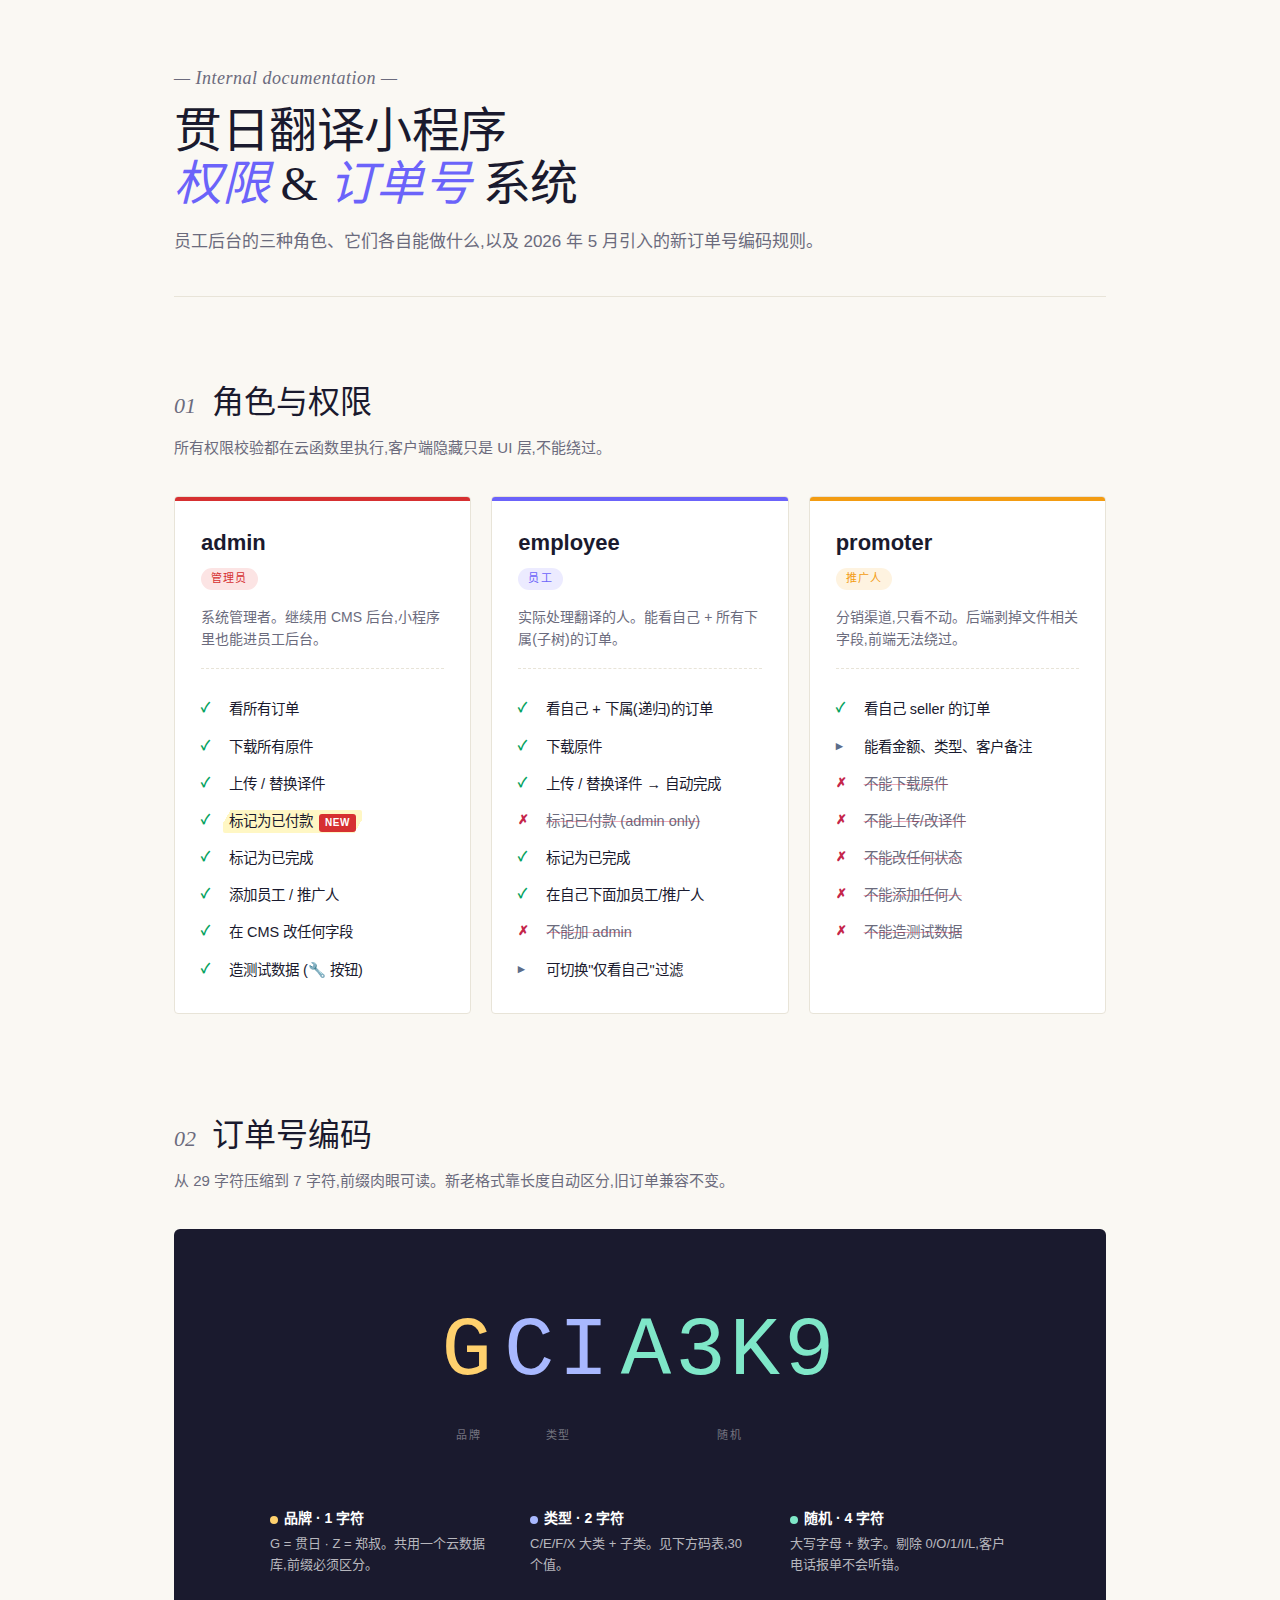
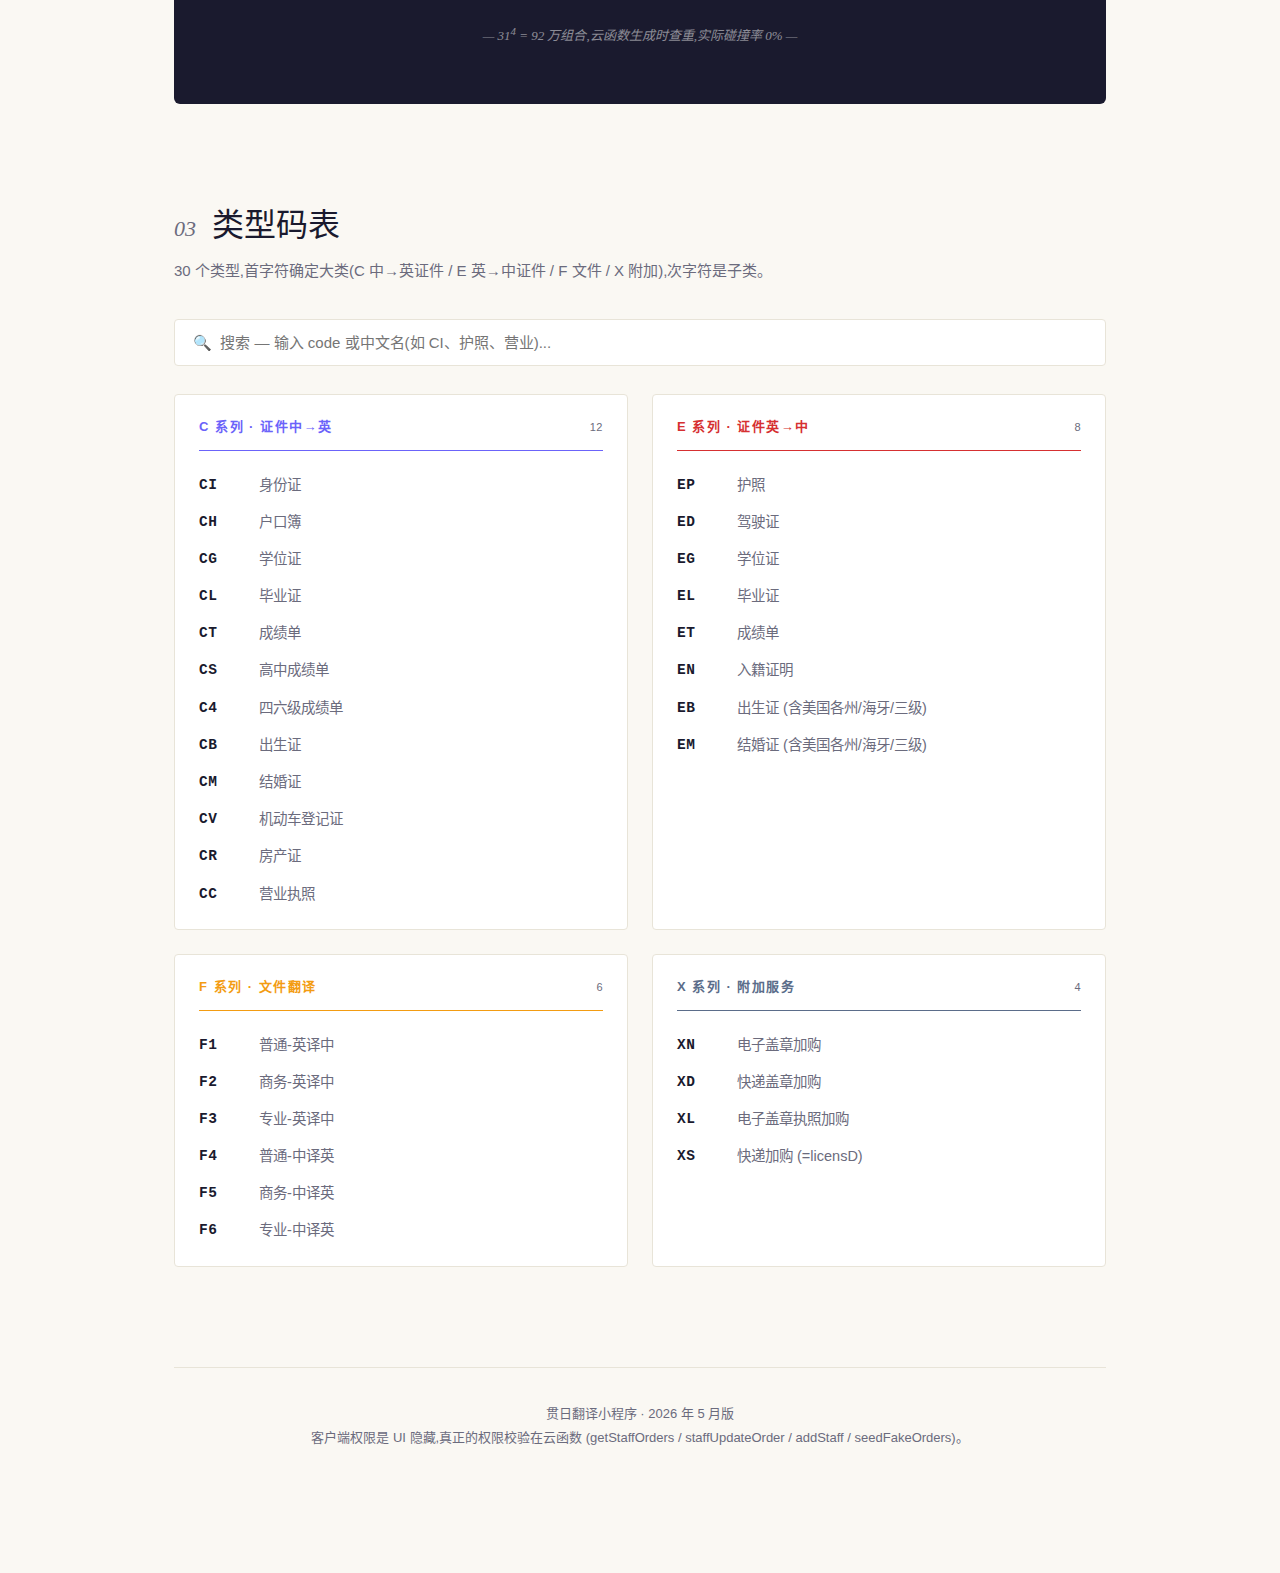
<file: guanri-permissions.html>
<!DOCTYPE html>
<html lang="zh-CN">
<head>
<meta charset="UTF-8">
<meta name="viewport" content="width=device-width, initial-scale=1.0">
<title>贯日翻译 · 权限与订单号系统</title>
<style>
    * { box-sizing: border-box; margin: 0; padding: 0; }

    :root {
        --bg: #faf8f3;
        --paper: #ffffff;
        --ink: #1a1a2e;
        --muted: #6b6b7d;
        --hairline: #e8e4d8;
        --admin: #d63031;
        --admin-soft: #fce4e4;
        --employee: #6b63fa;
        --employee-soft: #ecebff;
        --promoter: #f39c12;
        --promoter-soft: #fef3e0;
        --yes: #07a35f;
        --no: #c5254a;
        --info: #5b6d8a;
    }

    html, body {
        background: var(--bg);
        color: var(--ink);
        font-family: -apple-system, BlinkMacSystemFont, "PingFang SC", "Microsoft YaHei", sans-serif;
        font-size: 16px;
        line-height: 1.6;
        -webkit-font-smoothing: antialiased;
    }

    .wrap {
        max-width: 980px;
        margin: 0 auto;
        padding: 64px 24px 120px;
    }

    /* ============ Header ============ */
    header {
        margin-bottom: 80px;
        border-bottom: 1px solid var(--hairline);
        padding-bottom: 40px;
    }
    header .eyebrow {
        font-family: "Cormorant Garamond", "Georgia", serif;
        font-style: italic;
        color: var(--muted);
        font-size: 18px;
        letter-spacing: 0.5px;
        margin-bottom: 12px;
    }
    header h1 {
        font-family: "Cormorant Garamond", "Georgia", serif;
        font-size: 48px;
        font-weight: 500;
        letter-spacing: -0.5px;
        line-height: 1.1;
        margin-bottom: 18px;
    }
    header h1 .accent {
        font-style: italic;
        color: var(--employee);
    }
    header .lede {
        color: var(--muted);
        font-size: 17px;
        max-width: 680px;
    }

    /* ============ Section ============ */
    section { margin-bottom: 96px; }
    section h2 {
        font-family: "Cormorant Garamond", "Georgia", serif;
        font-size: 32px;
        font-weight: 500;
        margin-bottom: 8px;
        display: flex;
        align-items: baseline;
        gap: 16px;
    }
    section h2 .num {
        font-style: italic;
        color: var(--muted);
        font-size: 22px;
    }
    section .sub {
        color: var(--muted);
        font-size: 15px;
        margin-bottom: 36px;
    }

    /* ============ Role cards ============ */
    .role-grid {
        display: grid;
        grid-template-columns: repeat(3, 1fr);
        gap: 20px;
    }
    @media (max-width: 720px) {
        .role-grid { grid-template-columns: 1fr; }
    }

    .role-card {
        background: var(--paper);
        border: 1px solid var(--hairline);
        border-radius: 4px;
        padding: 28px 26px 24px;
        position: relative;
        overflow: hidden;
    }
    .role-card::before {
        content: '';
        position: absolute;
        top: 0; left: 0; right: 0;
        height: 4px;
    }
    .role-card.admin::before { background: var(--admin); }
    .role-card.employee::before { background: var(--employee); }
    .role-card.promoter::before { background: var(--promoter); }

    .role-card h3 {
        font-size: 22px;
        font-weight: 600;
        margin-bottom: 4px;
        display: flex;
        align-items: center;
        gap: 8px;
    }
    .role-card .role-tag {
        display: inline-block;
        font-size: 11px;
        text-transform: uppercase;
        letter-spacing: 1.2px;
        padding: 2px 10px;
        border-radius: 20px;
        margin-bottom: 16px;
    }
    .role-card.admin .role-tag {
        background: var(--admin-soft);
        color: var(--admin);
    }
    .role-card.employee .role-tag {
        background: var(--employee-soft);
        color: var(--employee);
    }
    .role-card.promoter .role-tag {
        background: var(--promoter-soft);
        color: var(--promoter);
    }
    .role-card .desc {
        color: var(--muted);
        font-size: 14px;
        margin-bottom: 22px;
        padding-bottom: 18px;
        border-bottom: 1px dashed var(--hairline);
    }

    .perm-list {
        list-style: none;
    }
    .perm-list li {
        display: flex;
        gap: 10px;
        padding: 7px 0;
        font-size: 14.5px;
        align-items: flex-start;
    }
    .perm-list .icon {
        flex-shrink: 0;
        font-weight: 700;
        line-height: 1.5;
        font-size: 13px;
        width: 18px;
    }
    .perm-list .yes .icon { color: var(--yes); }
    .perm-list .no .icon { color: var(--no); }
    .perm-list .info .icon { color: var(--info); }
    .perm-list .no .text { color: var(--muted); text-decoration: line-through; text-decoration-thickness: 1px; text-decoration-color: rgba(197, 37, 74, 0.4); }
    .perm-list .new {
        background: linear-gradient(120deg, transparent 0 5%, #fff7c4 5% 95%, transparent 95%);
        padding: 0 6px;
        margin-left: -6px;
        border-radius: 2px;
    }
    .new-tag {
        display: inline-block;
        font-size: 10px;
        background: var(--admin);
        color: white;
        padding: 1px 6px;
        border-radius: 3px;
        margin-left: 6px;
        letter-spacing: 0.5px;
        font-weight: 600;
    }

    /* ============ Order number anatomy ============ */
    .anatomy {
        background: var(--ink);
        color: white;
        border-radius: 6px;
        padding: 56px 40px;
        text-align: center;
    }
    .anatomy .number {
        font-family: "JetBrains Mono", "Courier New", monospace;
        font-size: 84px;
        letter-spacing: 4px;
        font-weight: 500;
        margin-bottom: 32px;
        display: inline-flex;
        align-items: baseline;
    }
    .anatomy .seg {
        position: relative;
        padding: 0 4px;
    }
    .anatomy .seg.brand { color: #ffd16e; }
    .anatomy .seg.code { color: #a8b8ff; }
    .anatomy .seg.random { color: #7fe7c8; }
    .anatomy .seg::after {
        content: attr(data-label);
        position: absolute;
        top: 100%;
        left: 50%;
        transform: translateX(-50%);
        margin-top: 8px;
        font-size: 11px;
        font-family: -apple-system, "PingFang SC", sans-serif;
        font-weight: 400;
        text-transform: uppercase;
        letter-spacing: 1.5px;
        color: rgba(255, 255, 255, 0.4);
        white-space: nowrap;
        font-style: normal;
    }
    .anatomy .legend {
        display: flex;
        justify-content: center;
        gap: 40px;
        margin-top: 56px;
        flex-wrap: wrap;
        text-align: left;
    }
    .anatomy .legend > div {
        font-size: 13px;
        color: rgba(255, 255, 255, 0.7);
        max-width: 220px;
    }
    .anatomy .legend strong {
        display: block;
        color: white;
        font-size: 14px;
        font-weight: 600;
        margin-bottom: 4px;
    }
    .anatomy .legend .swatch {
        display: inline-block;
        width: 8px;
        height: 8px;
        border-radius: 50%;
        margin-right: 6px;
        vertical-align: middle;
    }
    .anatomy .legend .swatch.brand { background: #ffd16e; }
    .anatomy .legend .swatch.code { background: #a8b8ff; }
    .anatomy .legend .swatch.random { background: #7fe7c8; }
    .anatomy .footer-note {
        margin-top: 48px;
        font-size: 13px;
        color: rgba(255, 255, 255, 0.5);
        font-family: "Cormorant Garamond", serif;
        font-style: italic;
    }

    /* ============ Code table ============ */
    .search {
        width: 100%;
        background: var(--paper);
        border: 1px solid var(--hairline);
        border-radius: 4px;
        padding: 14px 18px;
        font-size: 15px;
        margin-bottom: 28px;
        font-family: inherit;
        color: var(--ink);
        outline: none;
        transition: border-color 0.15s;
    }
    .search:focus {
        border-color: var(--employee);
    }

    .cat-grid {
        display: grid;
        grid-template-columns: 1fr 1fr;
        gap: 24px;
    }
    @media (max-width: 720px) {
        .cat-grid { grid-template-columns: 1fr; }
    }

    .cat {
        background: var(--paper);
        border: 1px solid var(--hairline);
        border-radius: 4px;
        padding: 22px 24px 16px;
    }
    .cat h4 {
        font-size: 13px;
        font-weight: 600;
        text-transform: uppercase;
        letter-spacing: 1.5px;
        color: var(--muted);
        margin-bottom: 16px;
        padding-bottom: 12px;
        border-bottom: 1px solid var(--hairline);
        display: flex;
        justify-content: space-between;
        align-items: baseline;
    }
    .cat h4 .count {
        font-size: 11px;
        color: var(--muted);
        font-weight: 400;
        letter-spacing: 0.5px;
    }
    .cat-c h4 { color: var(--employee); border-bottom-color: var(--employee); }
    .cat-e h4 { color: var(--admin); border-bottom-color: var(--admin); }
    .cat-f h4 { color: var(--promoter); border-bottom-color: var(--promoter); }
    .cat-x h4 { color: var(--info); border-bottom-color: var(--info); }

    .cat table {
        width: 100%;
        border-collapse: collapse;
    }
    .cat tr {
        transition: background 0.1s;
    }
    .cat tr:hover {
        background: rgba(0, 0, 0, 0.02);
    }
    .cat td {
        padding: 7px 0;
        font-size: 14.5px;
    }
    .cat td.code {
        font-family: "JetBrains Mono", "Courier New", monospace;
        font-weight: 600;
        width: 60px;
        color: var(--ink);
        letter-spacing: 0.5px;
    }
    .cat td.label {
        color: var(--muted);
    }

    /* ============ Footer ============ */
    footer {
        margin-top: 100px;
        padding-top: 32px;
        border-top: 1px solid var(--hairline);
        color: var(--muted);
        font-size: 13px;
        text-align: center;
    }
    footer p { margin: 4px 0; }

    /* hide rows that don't match search */
    .no-match { display: none; }
</style>
</head>
<body>
<div class="wrap">

<header>
    <div class="eyebrow">— Internal documentation —</div>
    <h1>贯日翻译小程序<br><span class="accent">权限</span> & <span class="accent">订单号</span> 系统</h1>
    <p class="lede">员工后台的三种角色、它们各自能做什么,以及 2026 年 5 月引入的新订单号编码规则。</p>
</header>

<section>
    <h2><span class="num">01</span> 角色与权限</h2>
    <p class="sub">所有权限校验都在云函数里执行,客户端隐藏只是 UI 层,不能绕过。</p>

    <div class="role-grid">
        <div class="role-card admin">
            <h3>admin</h3>
            <span class="role-tag">管理员</span>
            <p class="desc">系统管理者。继续用 CMS 后台,小程序里也能进员工后台。</p>
            <ul class="perm-list">
                <li class="yes"><span class="icon">✓</span><span class="text">看所有订单</span></li>
                <li class="yes"><span class="icon">✓</span><span class="text">下载所有原件</span></li>
                <li class="yes"><span class="icon">✓</span><span class="text">上传 / 替换译件</span></li>
                <li class="yes"><span class="icon">✓</span><span class="text new">标记为已付款<span class="new-tag">NEW</span></span></li>
                <li class="yes"><span class="icon">✓</span><span class="text">标记为已完成</span></li>
                <li class="yes"><span class="icon">✓</span><span class="text">添加员工 / 推广人</span></li>
                <li class="yes"><span class="icon">✓</span><span class="text">在 CMS 改任何字段</span></li>
                <li class="yes"><span class="icon">✓</span><span class="text">造测试数据 (🔧 按钮)</span></li>
            </ul>
        </div>

        <div class="role-card employee">
            <h3>employee</h3>
            <span class="role-tag">员工</span>
            <p class="desc">实际处理翻译的人。能看自己 + 所有下属(子树)的订单。</p>
            <ul class="perm-list">
                <li class="yes"><span class="icon">✓</span><span class="text">看自己 + 下属(递归)的订单</span></li>
                <li class="yes"><span class="icon">✓</span><span class="text">下载原件</span></li>
                <li class="yes"><span class="icon">✓</span><span class="text">上传 / 替换译件 → 自动完成</span></li>
                <li class="no"><span class="icon">✗</span><span class="text">标记已付款 (admin only)</span></li>
                <li class="yes"><span class="icon">✓</span><span class="text">标记为已完成</span></li>
                <li class="yes"><span class="icon">✓</span><span class="text">在自己下面加员工/推广人</span></li>
                <li class="no"><span class="icon">✗</span><span class="text">不能加 admin</span></li>
                <li class="info"><span class="icon">▸</span><span class="text">可切换"仅看自己"过滤</span></li>
            </ul>
        </div>

        <div class="role-card promoter">
            <h3>promoter</h3>
            <span class="role-tag">推广人</span>
            <p class="desc">分销渠道,只看不动。后端剥掉文件相关字段,前端无法绕过。</p>
            <ul class="perm-list">
                <li class="yes"><span class="icon">✓</span><span class="text">看自己 seller 的订单</span></li>
                <li class="info"><span class="icon">▸</span><span class="text">能看金额、类型、客户备注</span></li>
                <li class="no"><span class="icon">✗</span><span class="text">不能下载原件</span></li>
                <li class="no"><span class="icon">✗</span><span class="text">不能上传/改译件</span></li>
                <li class="no"><span class="icon">✗</span><span class="text">不能改任何状态</span></li>
                <li class="no"><span class="icon">✗</span><span class="text">不能添加任何人</span></li>
                <li class="no"><span class="icon">✗</span><span class="text">不能造测试数据</span></li>
            </ul>
        </div>
    </div>
</section>

<section>
    <h2><span class="num">02</span> 订单号编码</h2>
    <p class="sub">从 29 字符压缩到 7 字符,前缀肉眼可读。新老格式靠长度自动区分,旧订单兼容不变。</p>

    <div class="anatomy">
        <div class="number">
            <span class="seg brand" data-label="品牌">G</span><span class="seg code" data-label="类型">CI</span><span class="seg random" data-label="随机">A3K9</span>
        </div>

        <div class="legend">
            <div>
                <strong><span class="swatch brand"></span>品牌 · 1 字符</strong>
                G = 贯日 · Z = 郑叔。共用一个云数据库,前缀必须区分。
            </div>
            <div>
                <strong><span class="swatch code"></span>类型 · 2 字符</strong>
                C/E/F/X 大类 + 子类。见下方码表,30 个值。
            </div>
            <div>
                <strong><span class="swatch random"></span>随机 · 4 字符</strong>
                大写字母 + 数字。剔除 0/O/1/I/L,客户电话报单不会听错。
            </div>
        </div>

        <p class="footer-note">— 31<sup>4</sup> = 92 万组合,云函数生成时查重,实际碰撞率 0% —</p>
    </div>
</section>

<section>
    <h2><span class="num">03</span> 类型码表</h2>
    <p class="sub">30 个类型,首字符确定大类(C 中→英证件 / E 英→中证件 / F 文件 / X 附加),次字符是子类。</p>

    <input class="search" id="search" placeholder="🔍  搜索 — 输入 code 或中文名(如 CI、护照、营业)..." autocomplete="off">

    <div class="cat-grid">
        <div class="cat cat-c">
            <h4><span>C 系列 · 证件中→英</span><span class="count">12</span></h4>
            <table>
                <tr><td class="code">CI</td><td class="label">身份证</td></tr>
                <tr><td class="code">CH</td><td class="label">户口簿</td></tr>
                <tr><td class="code">CG</td><td class="label">学位证</td></tr>
                <tr><td class="code">CL</td><td class="label">毕业证</td></tr>
                <tr><td class="code">CT</td><td class="label">成绩单</td></tr>
                <tr><td class="code">CS</td><td class="label">高中成绩单</td></tr>
                <tr><td class="code">C4</td><td class="label">四六级成绩单</td></tr>
                <tr><td class="code">CB</td><td class="label">出生证</td></tr>
                <tr><td class="code">CM</td><td class="label">结婚证</td></tr>
                <tr><td class="code">CV</td><td class="label">机动车登记证</td></tr>
                <tr><td class="code">CR</td><td class="label">房产证</td></tr>
                <tr><td class="code">CC</td><td class="label">营业执照</td></tr>
            </table>
        </div>

        <div class="cat cat-e">
            <h4><span>E 系列 · 证件英→中</span><span class="count">8</span></h4>
            <table>
                <tr><td class="code">EP</td><td class="label">护照</td></tr>
                <tr><td class="code">ED</td><td class="label">驾驶证</td></tr>
                <tr><td class="code">EG</td><td class="label">学位证</td></tr>
                <tr><td class="code">EL</td><td class="label">毕业证</td></tr>
                <tr><td class="code">ET</td><td class="label">成绩单</td></tr>
                <tr><td class="code">EN</td><td class="label">入籍证明</td></tr>
                <tr><td class="code">EB</td><td class="label">出生证 (含美国各州/海牙/三级)</td></tr>
                <tr><td class="code">EM</td><td class="label">结婚证 (含美国各州/海牙/三级)</td></tr>
            </table>
        </div>

        <div class="cat cat-f">
            <h4><span>F 系列 · 文件翻译</span><span class="count">6</span></h4>
            <table>
                <tr><td class="code">F1</td><td class="label">普通-英译中</td></tr>
                <tr><td class="code">F2</td><td class="label">商务-英译中</td></tr>
                <tr><td class="code">F3</td><td class="label">专业-英译中</td></tr>
                <tr><td class="code">F4</td><td class="label">普通-中译英</td></tr>
                <tr><td class="code">F5</td><td class="label">商务-中译英</td></tr>
                <tr><td class="code">F6</td><td class="label">专业-中译英</td></tr>
            </table>
        </div>

        <div class="cat cat-x">
            <h4><span>X 系列 · 附加服务</span><span class="count">4</span></h4>
            <table>
                <tr><td class="code">XN</td><td class="label">电子盖章加购</td></tr>
                <tr><td class="code">XD</td><td class="label">快递盖章加购</td></tr>
                <tr><td class="code">XL</td><td class="label">电子盖章执照加购</td></tr>
                <tr><td class="code">XS</td><td class="label">快递加购 (=licensD)</td></tr>
            </table>
        </div>
    </div>
</section>

<footer>
    <p>贯日翻译小程序 · 2026 年 5 月版</p>
    <p>客户端权限是 UI 隐藏,真正的权限校验在云函数 (getStaffOrders / staffUpdateOrder / addStaff / seedFakeOrders)。</p>
</footer>

</div>

<script>
    const search = document.getElementById('search');
    const rows = document.querySelectorAll('.cat tr');

    search.addEventListener('input', function (e) {
        const q = e.target.value.trim().toLowerCase();
        if (!q) {
            rows.forEach(r => r.classList.remove('no-match'));
            return;
        }
        rows.forEach(r => {
            const text = r.textContent.toLowerCase();
            if (text.includes(q)) {
                r.classList.remove('no-match');
            } else {
                r.classList.add('no-match');
            }
        });
    });
</script>

</body>
</html>
</file>
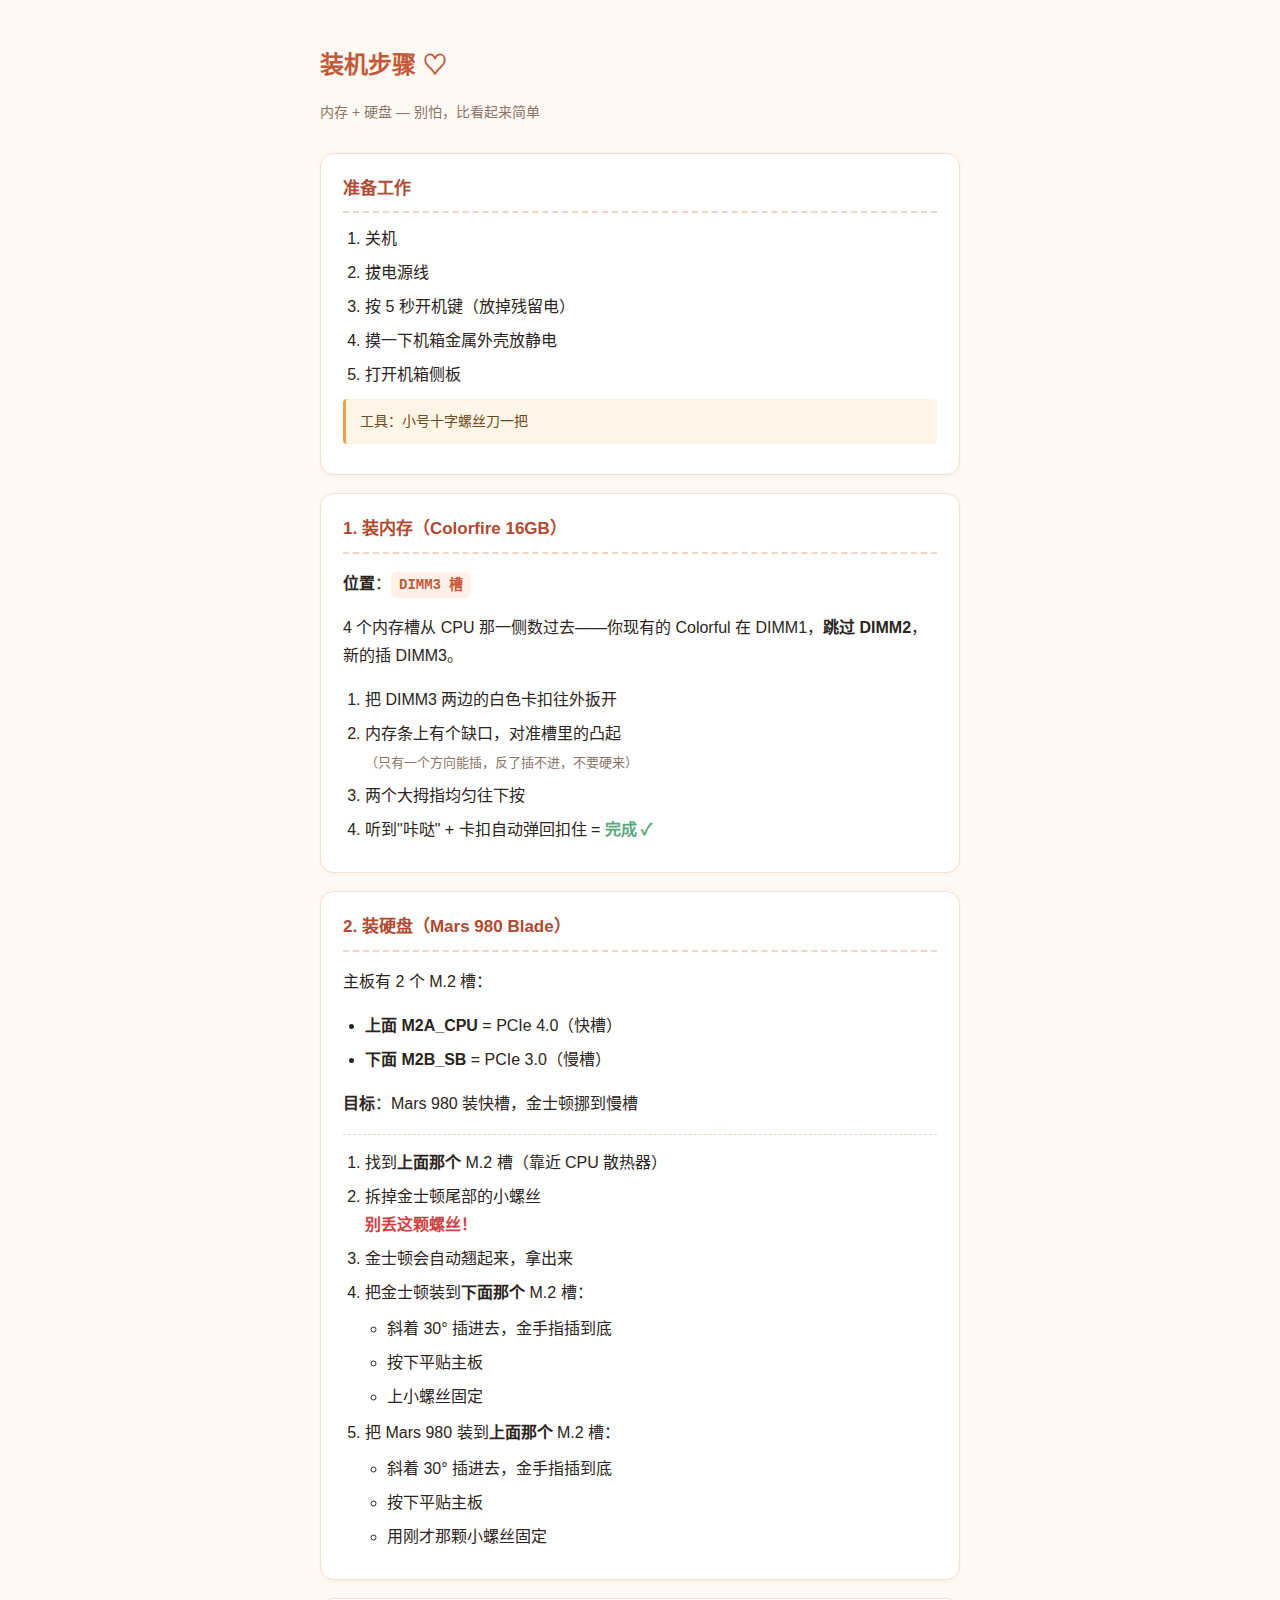
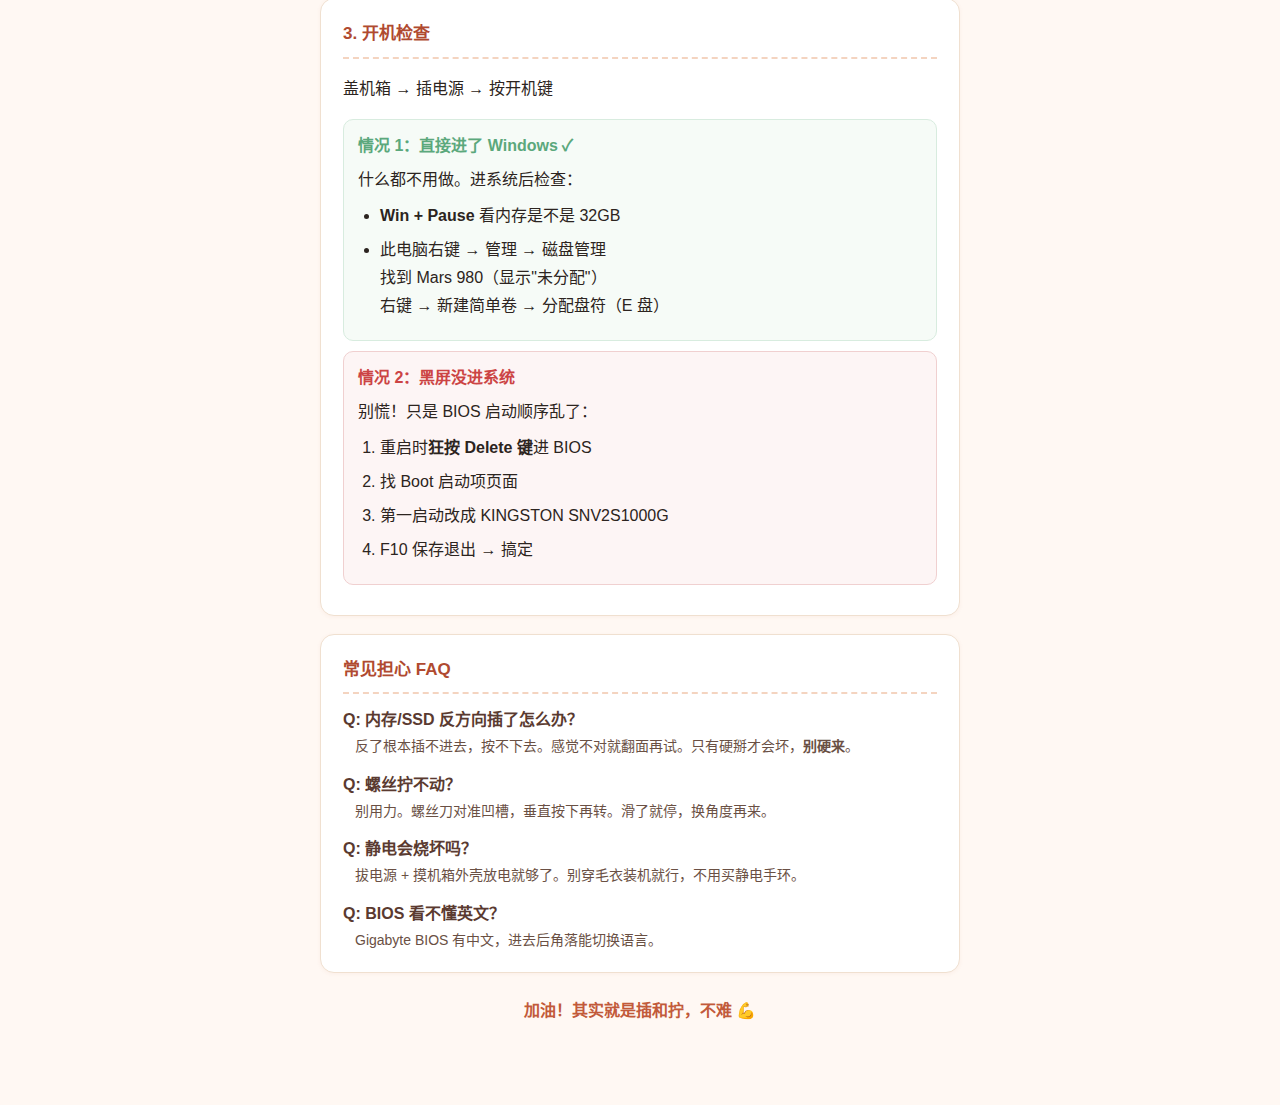
<file: install-guide.html>
<!DOCTYPE html>
<html lang="zh-CN">
<head>
<meta charset="UTF-8">
<meta name="viewport" content="width=device-width, initial-scale=1.0">
<title>装机步骤 — 内存 + 硬盘</title>
<style>
  * { box-sizing: border-box; }
  body {
    font-family: -apple-system, "PingFang SC", "Microsoft YaHei", "Segoe UI", sans-serif;
    background: #fff8f3;
    color: #2c2420;
    line-height: 1.75;
    margin: 0;
    padding: 28px 20px 80px;
    max-width: 680px;
    margin: 0 auto;
  }
  h1 {
    font-size: 24px;
    color: #c25a3a;
    margin-bottom: 4px;
  }
  .sub {
    color: #8a7568;
    font-size: 14px;
    margin-bottom: 28px;
  }
  .section {
    background: white;
    border: 1px solid #f0e0d0;
    border-radius: 14px;
    padding: 20px 22px;
    margin-bottom: 18px;
    box-shadow: 0 1px 4px rgba(194, 90, 58, 0.06);
  }
  .section-title {
    font-size: 17px;
    font-weight: 600;
    color: #b04a30;
    border-bottom: 2px dashed #f4d4c0;
    padding-bottom: 8px;
    margin-bottom: 12px;
  }
  ol, ul { padding-left: 22px; margin: 8px 0; }
  li { margin: 6px 0; }
  .pill {
    display: inline-block;
    background: #fff0e8;
    color: #c25a3a;
    padding: 1px 8px;
    border-radius: 6px;
    font-weight: 600;
    font-size: 14px;
    font-family: ui-monospace, Consolas, monospace;
  }
  .ok { color: #5ba87c; font-weight: 600; }
  .warn { color: #c44; font-weight: 600; }
  .callout {
    background: #fff5e6;
    border-left: 3px solid #e8a04a;
    padding: 10px 14px;
    margin: 10px 0;
    border-radius: 4px;
    font-size: 14px;
    color: #6a4a20;
  }
  .case {
    background: #f6fbf7;
    border: 1px solid #d8ecdf;
    border-radius: 10px;
    padding: 12px 14px;
    margin: 10px 0;
  }
  .case.bad { background: #fdf5f5; border-color: #f0d0d0; }
  .case-label {
    font-weight: 600;
    margin-bottom: 4px;
  }
  .faq-q { font-weight: 600; color: #5a3a30; margin-top: 12px; }
  .faq-a { color: #6a5044; padding-left: 12px; font-size: 14px; }
  hr {
    border: none;
    border-top: 1px dashed #e8d4c0;
    margin: 14px 0;
  }
  .cheer {
    text-align: center;
    color: #c25a3a;
    font-size: 16px;
    font-weight: 600;
    margin-top: 24px;
  }
</style>
</head>
<body>

<h1>装机步骤 ♡</h1>
<p class="sub">内存 + 硬盘 — 别怕，比看起来简单</p>

<div class="section">
  <div class="section-title">准备工作</div>
  <ol>
    <li>关机</li>
    <li>拔电源线</li>
    <li>按 5 秒开机键（放掉残留电）</li>
    <li>摸一下机箱金属外壳放静电</li>
    <li>打开机箱侧板</li>
  </ol>
  <div class="callout">工具：小号十字螺丝刀一把</div>
</div>

<div class="section">
  <div class="section-title">1. 装内存（Colorfire 16GB）</div>
  <p><strong>位置</strong>：<span class="pill">DIMM3 槽</span></p>
  <p>4 个内存槽从 CPU 那一侧数过去——你现有的 Colorful 在 DIMM1，<strong>跳过 DIMM2</strong>，新的插 DIMM3。</p>
  <ol>
    <li>把 DIMM3 两边的白色卡扣往外扳开</li>
    <li>内存条上有个缺口，对准槽里的凸起<br><span style="color:#8a7568;font-size:13px;">（只有一个方向能插，反了插不进，不要硬来）</span></li>
    <li>两个大拇指均匀往下按</li>
    <li>听到"咔哒" + 卡扣自动弹回扣住 = <span class="ok">完成 ✓</span></li>
  </ol>
</div>

<div class="section">
  <div class="section-title">2. 装硬盘（Mars 980 Blade）</div>
  <p>主板有 2 个 M.2 槽：</p>
  <ul>
    <li><strong>上面 M2A_CPU</strong> = PCIe 4.0（快槽）</li>
    <li><strong>下面 M2B_SB</strong> = PCIe 3.0（慢槽）</li>
  </ul>
  <p><strong>目标</strong>：Mars 980 装快槽，金士顿挪到慢槽</p>
  <hr>
  <ol>
    <li>找到<strong>上面那个</strong> M.2 槽（靠近 CPU 散热器）</li>
    <li>拆掉金士顿尾部的小螺丝<br><span class="warn">别丢这颗螺丝！</span></li>
    <li>金士顿会自动翘起来，拿出来</li>
    <li>把金士顿装到<strong>下面那个</strong> M.2 槽：
      <ul>
        <li>斜着 30° 插进去，金手指插到底</li>
        <li>按下平贴主板</li>
        <li>上小螺丝固定</li>
      </ul>
    </li>
    <li>把 Mars 980 装到<strong>上面那个</strong> M.2 槽：
      <ul>
        <li>斜着 30° 插进去，金手指插到底</li>
        <li>按下平贴主板</li>
        <li>用刚才那颗小螺丝固定</li>
      </ul>
    </li>
  </ol>
</div>

<div class="section">
  <div class="section-title">3. 开机检查</div>
  <p>盖机箱 → 插电源 → 按开机键</p>
  <div class="case">
    <div class="case-label ok">情况 1：直接进了 Windows ✓</div>
    <p style="margin:6px 0;">什么都不用做。进系统后检查：</p>
    <ul>
      <li><strong>Win + Pause</strong> 看内存是不是 32GB</li>
      <li>此电脑右键 → 管理 → 磁盘管理<br>找到 Mars 980（显示"未分配"）<br>右键 → 新建简单卷 → 分配盘符（E 盘）</li>
    </ul>
  </div>
  <div class="case bad">
    <div class="case-label warn">情况 2：黑屏没进系统</div>
    <p style="margin:6px 0;">别慌！只是 BIOS 启动顺序乱了：</p>
    <ol>
      <li>重启时<strong>狂按 Delete 键</strong>进 BIOS</li>
      <li>找 Boot 启动项页面</li>
      <li>第一启动改成 KINGSTON SNV2S1000G</li>
      <li>F10 保存退出 → 搞定</li>
    </ol>
  </div>
</div>

<div class="section">
  <div class="section-title">常见担心 FAQ</div>

  <div class="faq-q">Q: 内存/SSD 反方向插了怎么办？</div>
  <div class="faq-a">反了根本插不进去，按不下去。感觉不对就翻面再试。只有硬掰才会坏，<strong>别硬来</strong>。</div>

  <div class="faq-q">Q: 螺丝拧不动？</div>
  <div class="faq-a">别用力。螺丝刀对准凹槽，垂直按下再转。滑了就停，换角度再来。</div>

  <div class="faq-q">Q: 静电会烧坏吗？</div>
  <div class="faq-a">拔电源 + 摸机箱外壳放电就够了。别穿毛衣装机就行，不用买静电手环。</div>

  <div class="faq-q">Q: BIOS 看不懂英文？</div>
  <div class="faq-a">Gigabyte BIOS 有中文，进去后角落能切换语言。</div>
</div>

<div class="cheer">加油！其实就是插和拧，不难 💪</div>

</body>
</html>
</file>
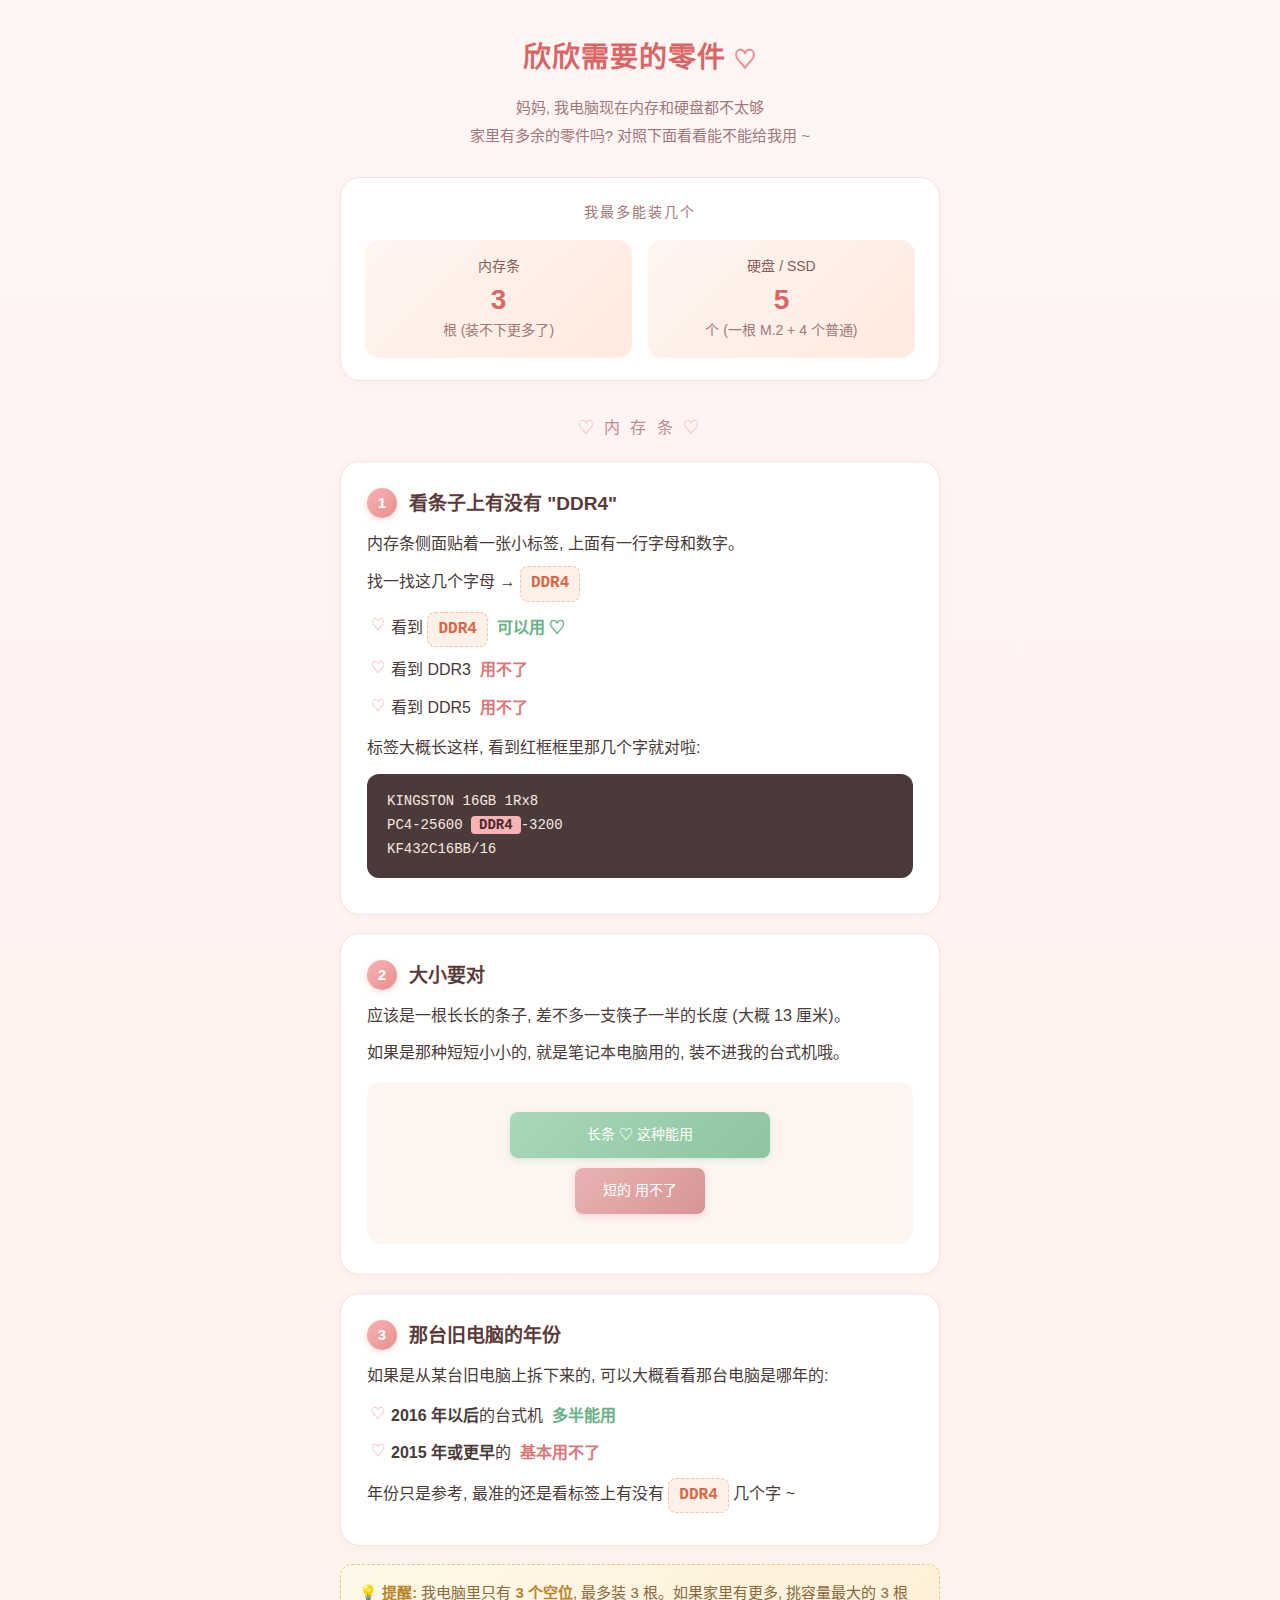
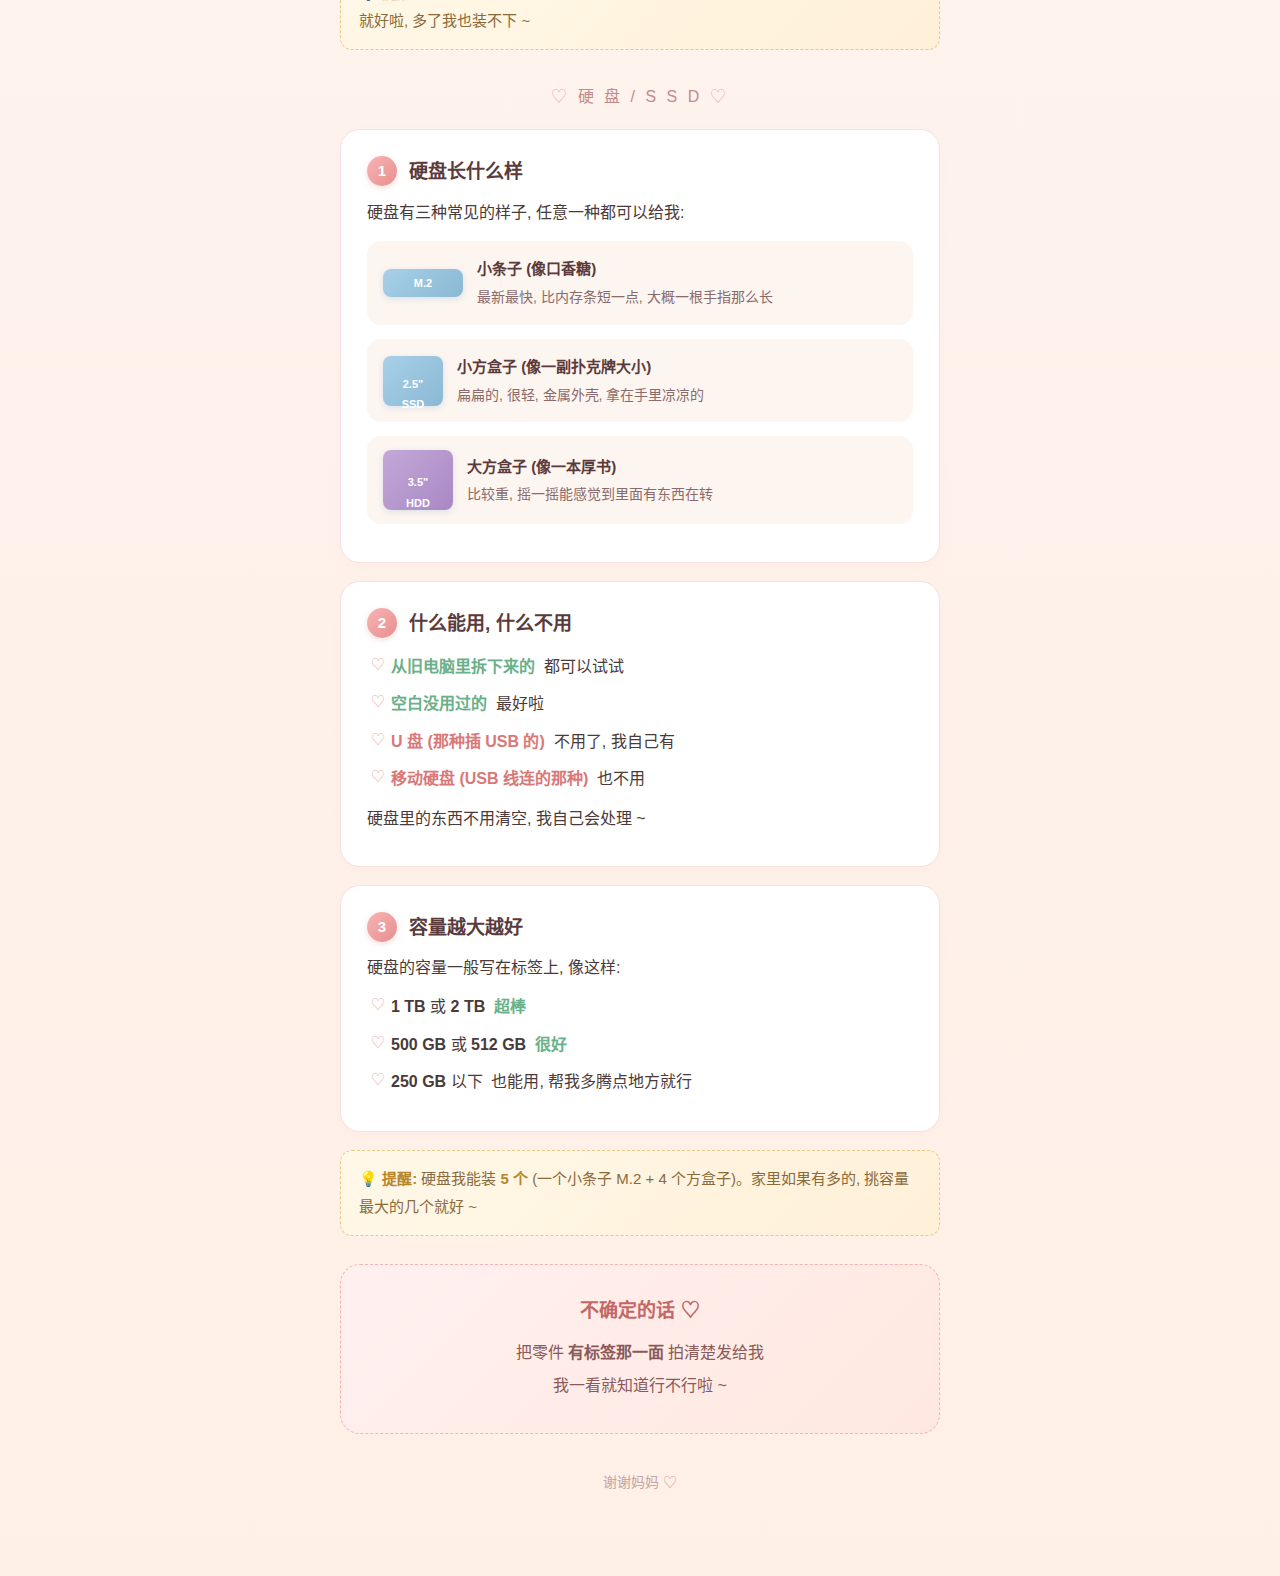
<file: memory-stick.html>
<!DOCTYPE html>
<html lang="zh-CN">
<head>
<meta charset="UTF-8">
<meta name="viewport" content="width=device-width, initial-scale=1.0">
<title>欣欣需要的零件 ♡</title>
<style>
  * { box-sizing: border-box; }
  body {
    font-family: -apple-system, "PingFang SC", "Microsoft YaHei", "Segoe UI", sans-serif;
    background: linear-gradient(180deg, #fff5f5 0%, #fef0e6 100%);
    color: #4a3a3a;
    line-height: 1.85;
    margin: 0;
    padding: 32px 20px 80px;
    min-height: 100vh;
  }
  .wrap { max-width: 600px; margin: 0 auto; }
  .header { text-align: center; margin-bottom: 28px; }
  h1 {
    font-size: 28px;
    font-weight: 600;
    margin: 0 0 10px;
    color: #d96666;
    letter-spacing: 1px;
  }
  .heart { color: #e88; font-size: 22px; }
  .sub {
    color: #a07878;
    font-size: 15px;
    margin: 0 auto;
    max-width: 480px;
  }
  .overview {
    background: white;
    border-radius: 20px;
    padding: 22px 24px;
    margin-bottom: 28px;
    border: 1px solid #fae0e0;
    box-shadow: 0 2px 8px rgba(230, 180, 180, 0.08);
  }
  .overview-title {
    text-align: center;
    color: #a07878;
    font-size: 14px;
    letter-spacing: 2px;
    margin-bottom: 14px;
  }
  .overview-row {
    display: flex;
    justify-content: space-around;
    gap: 16px;
  }
  .overview-item {
    flex: 1;
    text-align: center;
    padding: 14px 8px;
    background: linear-gradient(135deg, #fff5f0, #ffeae0);
    border-radius: 14px;
  }
  .overview-item .label {
    font-size: 14px;
    color: #8a5a5a;
    margin-bottom: 6px;
  }
  .overview-item .count {
    font-size: 28px;
    font-weight: 600;
    color: #d96666;
    line-height: 1;
  }
  .overview-item .unit {
    font-size: 14px;
    color: #a07878;
    margin-top: 4px;
  }
  .section-divider {
    text-align: center;
    margin: 32px 0 18px;
    color: #c48a8a;
    font-size: 16px;
    letter-spacing: 3px;
    font-weight: 500;
  }
  .section-divider::before,
  .section-divider::after {
    content: " ♡ ";
    color: #f4b4b4;
  }
  .step {
    background: white;
    border: 1px solid #fae0e0;
    border-radius: 20px;
    padding: 24px 26px;
    margin-bottom: 18px;
    box-shadow: 0 2px 8px rgba(230, 180, 180, 0.08);
  }
  .step-num {
    display: inline-block;
    background: linear-gradient(135deg, #f8b4b4, #e88e8e);
    color: white;
    width: 30px;
    height: 30px;
    border-radius: 50%;
    text-align: center;
    line-height: 30px;
    font-size: 15px;
    font-weight: 600;
    margin-right: 12px;
    vertical-align: 2px;
    box-shadow: 0 2px 6px rgba(232, 142, 142, 0.3);
  }
  .step-title {
    font-size: 19px;
    font-weight: 600;
    display: inline-block;
    color: #5a3a3a;
  }
  .step p {
    margin: 8px 0;
    font-size: 16px;
    color: #4a3a3a;
  }
  .step ul {
    padding-left: 24px;
    margin: 10px 0;
    list-style: none;
  }
  .step li {
    margin: 8px 0;
    font-size: 16px;
    position: relative;
  }
  .step li::before {
    content: "♡";
    position: absolute;
    left: -20px;
    color: #f4b4b4;
    font-size: 14px;
  }
  .key {
    display: inline-block;
    background: #fff0e8;
    color: #d96644;
    padding: 2px 10px;
    border-radius: 8px;
    font-weight: 600;
    font-family: ui-monospace, "SF Mono", Consolas, monospace;
    font-size: 16px;
    border: 1px dashed #f4c4a8;
  }
  .yes { color: #6ab088; font-weight: 600; }
  .no { color: #d97878; font-weight: 600; }
  .slot-callout {
    background: linear-gradient(135deg, #fff8e8, #fff0d8);
    border: 1px dashed #e8c888;
    border-radius: 12px;
    padding: 14px 18px;
    margin: 14px 0 4px;
    color: #8a6a3a;
    font-size: 15px;
  }
  .slot-callout strong { color: #b8862a; }
  .photo-card {
    background: linear-gradient(135deg, #fff0f0 0%, #ffe8e0 100%);
    border: 1px dashed #f4b4b4;
    border-radius: 20px;
    padding: 28px 26px;
    margin-top: 28px;
    text-align: center;
  }
  .photo-card h3 {
    margin: 0 0 10px;
    font-size: 19px;
    color: #c46666;
    font-weight: 600;
  }
  .photo-card p {
    margin: 4px 0;
    color: #8a5a5a;
    font-size: 16px;
  }
  .size-diagram {
    background: #fdf5f0;
    border-radius: 14px;
    padding: 20px;
    margin: 14px 0 6px;
    text-align: center;
  }
  .size-diagram .row {
    display: flex;
    align-items: center;
    justify-content: center;
    gap: 14px;
    margin: 10px 0;
  }
  .stick-long {
    background: linear-gradient(135deg, #a8d8b9, #8ec5a0);
    color: white;
    padding: 10px 0;
    width: 260px;
    border-radius: 8px;
    font-size: 14px;
    font-weight: 500;
    box-shadow: 0 2px 6px rgba(142, 197, 160, 0.3);
  }
  .stick-short {
    background: linear-gradient(135deg, #e8b4b4, #d99494);
    color: white;
    padding: 10px 0;
    width: 130px;
    border-radius: 8px;
    font-size: 14px;
    font-weight: 500;
    box-shadow: 0 2px 6px rgba(217, 148, 148, 0.3);
  }
  .label-mock {
    background: #4a3a3a;
    color: #f8e8e0;
    padding: 16px 20px;
    border-radius: 12px;
    font-family: ui-monospace, monospace;
    font-size: 14px;
    margin: 12px 0;
    line-height: 1.7;
    text-align: left;
  }
  .label-mock .hl {
    background: #f8b4b4;
    color: #4a2a2a;
    padding: 1px 8px;
    border-radius: 4px;
    font-weight: 600;
  }
  .hint {
    color: #a07878;
    font-size: 14px;
    margin-top: 14px;
  }
  .drive-shapes {
    display: flex;
    flex-direction: column;
    gap: 14px;
    margin: 14px 0;
  }
  .drive-shape {
    display: flex;
    align-items: center;
    gap: 14px;
    background: #fdf5f0;
    border-radius: 14px;
    padding: 14px 16px;
  }
  .drive-icon {
    flex-shrink: 0;
    background: linear-gradient(135deg, #a8d0e8, #8ab8d4);
    color: white;
    border-radius: 8px;
    text-align: center;
    font-size: 11px;
    font-weight: 600;
    padding: 8px 6px;
    box-shadow: 0 2px 6px rgba(138, 184, 212, 0.3);
  }
  .drive-icon.m2 { width: 80px; height: 28px; line-height: 12px; }
  .drive-icon.ssd25 { width: 60px; height: 50px; padding-top: 18px; }
  .drive-icon.hdd35 { width: 70px; height: 60px; padding-top: 22px; background: linear-gradient(135deg, #c4a8d8, #a888c4); }
  .drive-info { flex: 1; }
  .drive-info .name { font-weight: 600; color: #5a3a3a; font-size: 15px; }
  .drive-info .desc { color: #8a6a6a; font-size: 14px; margin-top: 2px; }
  .footer-note {
    text-align: center;
    margin-top: 36px;
    color: #c4a4a4;
    font-size: 14px;
  }
  .footer-note .heart-small { color: #e8a4a4; }
</style>
</head>
<body>
<div class="wrap">

  <div class="header">
    <h1>欣欣需要的零件 <span class="heart">♡</span></h1>
    <p class="sub">妈妈, 我电脑现在内存和硬盘都不太够<br>家里有多余的零件吗? 对照下面看看能不能给我用 ~</p>
  </div>

  <div class="overview">
    <div class="overview-title">我最多能装几个</div>
    <div class="overview-row">
      <div class="overview-item">
        <div class="label">内存条</div>
        <div class="count">3</div>
        <div class="unit">根 (装不下更多了)</div>
      </div>
      <div class="overview-item">
        <div class="label">硬盘 / SSD</div>
        <div class="count">5</div>
        <div class="unit">个 (一根 M.2 + 4 个普通)</div>
      </div>
    </div>
  </div>

  <div class="section-divider">内 存 条</div>

  <div class="step">
    <span class="step-num">1</span><span class="step-title">看条子上有没有 "DDR4"</span>
    <p>内存条侧面贴着一张小标签, 上面有一行字母和数字。</p>
    <p>找一找这几个字母 → <span class="key">DDR4</span></p>
    <ul>
      <li>看到 <span class="key">DDR4</span> &nbsp;<span class="yes">可以用 ♡</span></li>
      <li>看到 DDR3 &nbsp;<span class="no">用不了</span></li>
      <li>看到 DDR5 &nbsp;<span class="no">用不了</span></li>
    </ul>
    <p class="hint">标签大概长这样, 看到红框框里那几个字就对啦:</p>
    <div class="label-mock">
      KINGSTON 16GB 1Rx8<br>
      PC4-25600 <span class="hl">DDR4</span>-3200<br>
      KF432C16BB/16
    </div>
  </div>

  <div class="step">
    <span class="step-num">2</span><span class="step-title">大小要对</span>
    <p>应该是一根长长的条子, 差不多一支筷子一半的长度 (大概 13 厘米)。</p>
    <p>如果是那种短短小小的, 就是笔记本电脑用的, 装不进我的台式机哦。</p>
    <div class="size-diagram">
      <div class="row">
        <div class="stick-long">长条 ♡ 这种能用</div>
      </div>
      <div class="row">
        <div class="stick-short">短的 用不了</div>
      </div>
    </div>
  </div>

  <div class="step">
    <span class="step-num">3</span><span class="step-title">那台旧电脑的年份</span>
    <p>如果是从某台旧电脑上拆下来的, 可以大概看看那台电脑是哪年的:</p>
    <ul>
      <li><strong>2016 年以后</strong>的台式机 &nbsp;<span class="yes">多半能用</span></li>
      <li><strong>2015 年或更早</strong>的 &nbsp;<span class="no">基本用不了</span></li>
    </ul>
    <p class="hint">年份只是参考, 最准的还是看标签上有没有 <span class="key">DDR4</span> 几个字 ~</p>
  </div>

  <div class="slot-callout">
    💡 <strong>提醒:</strong> 我电脑里只有 <strong>3 个空位</strong>, 最多装 3 根。如果家里有更多, 挑容量最大的 3 根就好啦, 多了我也装不下 ~
  </div>

  <div class="section-divider">硬 盘 / S S D</div>

  <div class="step">
    <span class="step-num">1</span><span class="step-title">硬盘长什么样</span>
    <p>硬盘有三种常见的样子, 任意一种都可以给我:</p>
    <div class="drive-shapes">
      <div class="drive-shape">
        <div class="drive-icon m2">M.2</div>
        <div class="drive-info">
          <div class="name">小条子 (像口香糖)</div>
          <div class="desc">最新最快, 比内存条短一点, 大概一根手指那么长</div>
        </div>
      </div>
      <div class="drive-shape">
        <div class="drive-icon ssd25">2.5"<br>SSD</div>
        <div class="drive-info">
          <div class="name">小方盒子 (像一副扑克牌大小)</div>
          <div class="desc">扁扁的, 很轻, 金属外壳, 拿在手里凉凉的</div>
        </div>
      </div>
      <div class="drive-shape">
        <div class="drive-icon hdd35">3.5"<br>HDD</div>
        <div class="drive-info">
          <div class="name">大方盒子 (像一本厚书)</div>
          <div class="desc">比较重, 摇一摇能感觉到里面有东西在转</div>
        </div>
      </div>
    </div>
  </div>

  <div class="step">
    <span class="step-num">2</span><span class="step-title">什么能用, 什么不用</span>
    <ul>
      <li><span class="yes">从旧电脑里拆下来的</span> &nbsp;都可以试试</li>
      <li><span class="yes">空白没用过的</span> &nbsp;最好啦</li>
      <li><span class="no">U 盘 (那种插 USB 的)</span> &nbsp;不用了, 我自己有</li>
      <li><span class="no">移动硬盘 (USB 线连的那种)</span> &nbsp;也不用</li>
    </ul>
    <p class="hint">硬盘里的东西不用清空, 我自己会处理 ~</p>
  </div>

  <div class="step">
    <span class="step-num">3</span><span class="step-title">容量越大越好</span>
    <p>硬盘的容量一般写在标签上, 像这样:</p>
    <ul>
      <li><strong>1 TB</strong> 或 <strong>2 TB</strong> &nbsp;<span class="yes">超棒</span></li>
      <li><strong>500 GB</strong> 或 <strong>512 GB</strong> &nbsp;<span class="yes">很好</span></li>
      <li><strong>250 GB</strong> 以下 &nbsp;也能用, 帮我多腾点地方就行</li>
    </ul>
  </div>

  <div class="slot-callout">
    💡 <strong>提醒:</strong> 硬盘我能装 <strong>5 个</strong> (一个小条子 M.2 + 4 个方盒子)。家里如果有多的, 挑容量最大的几个就好 ~
  </div>

  <div class="photo-card">
    <h3>不确定的话 ♡</h3>
    <p>把零件 <strong>有标签那一面</strong> 拍清楚发给我</p>
    <p>我一看就知道行不行啦 ~</p>
  </div>

  <div class="footer-note">
    谢谢妈妈 <span class="heart-small">♡</span>
  </div>

</div>
</body>
</html>
</file>
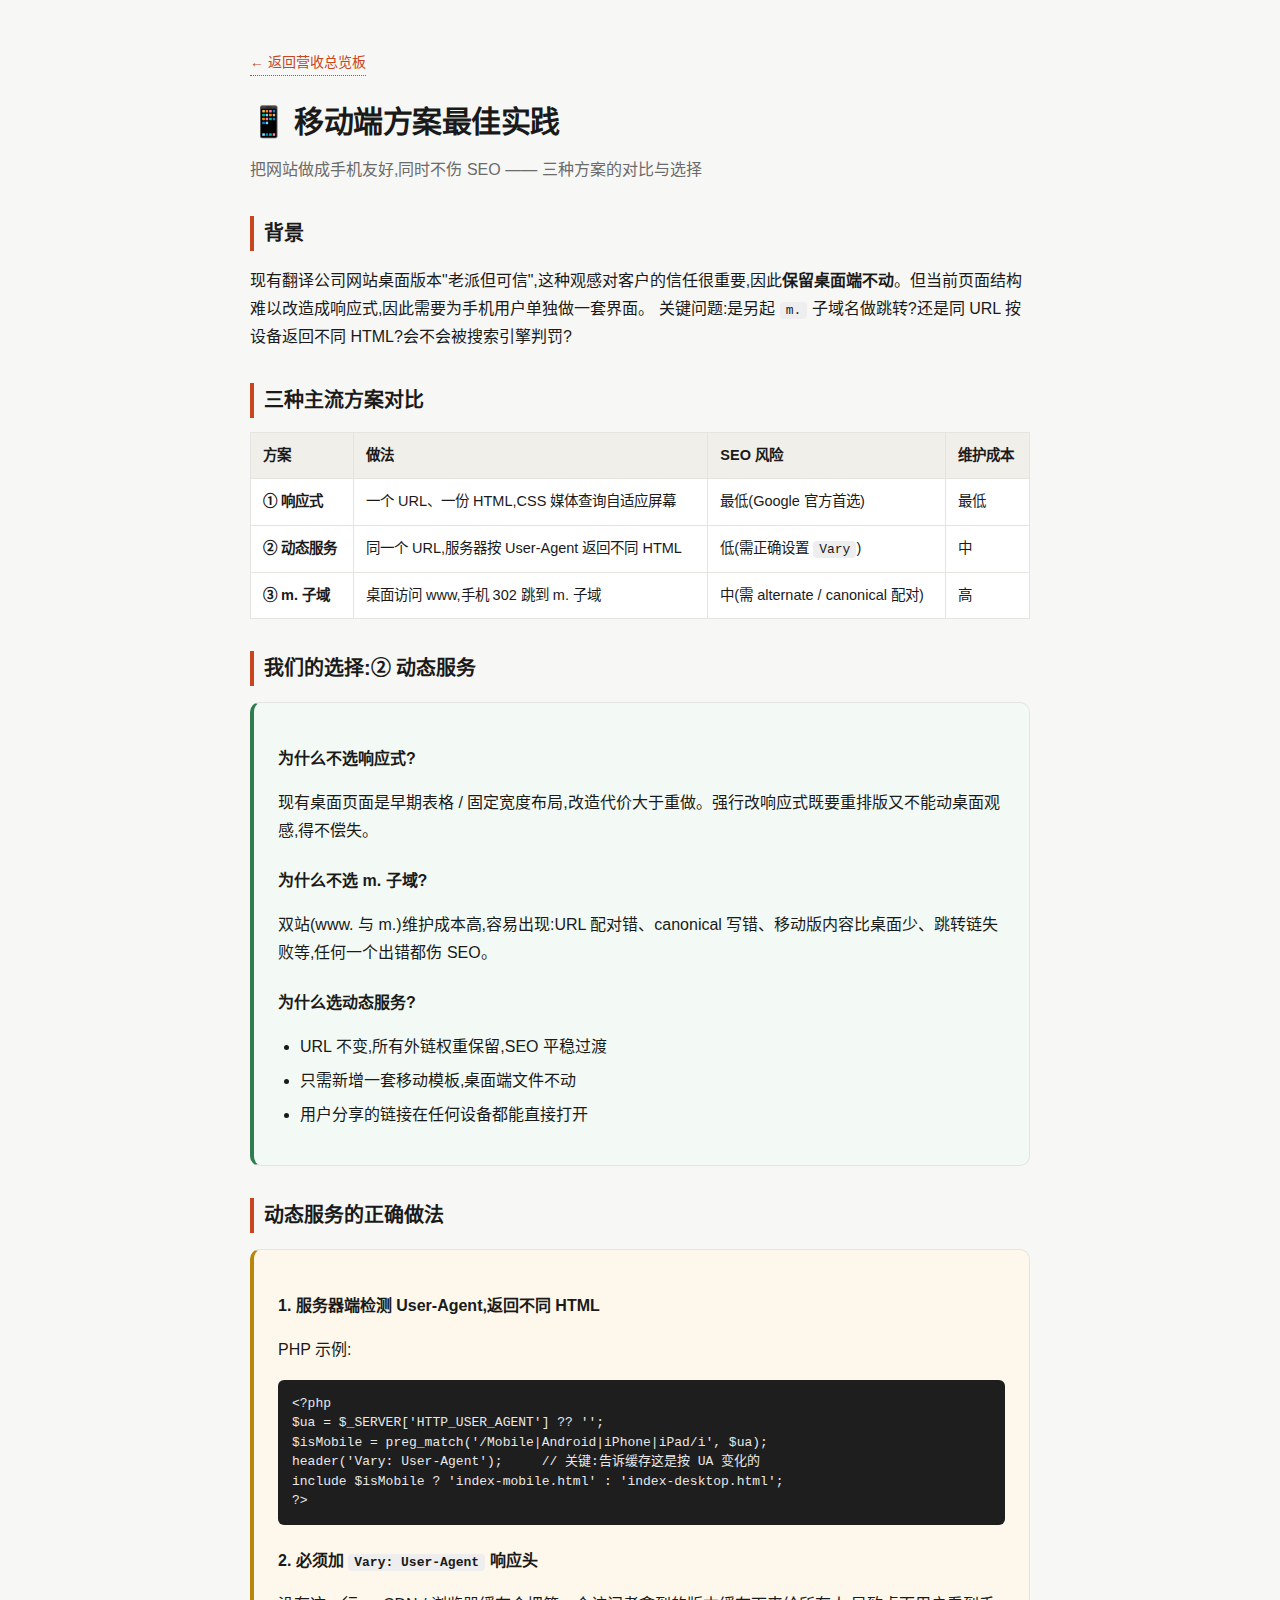
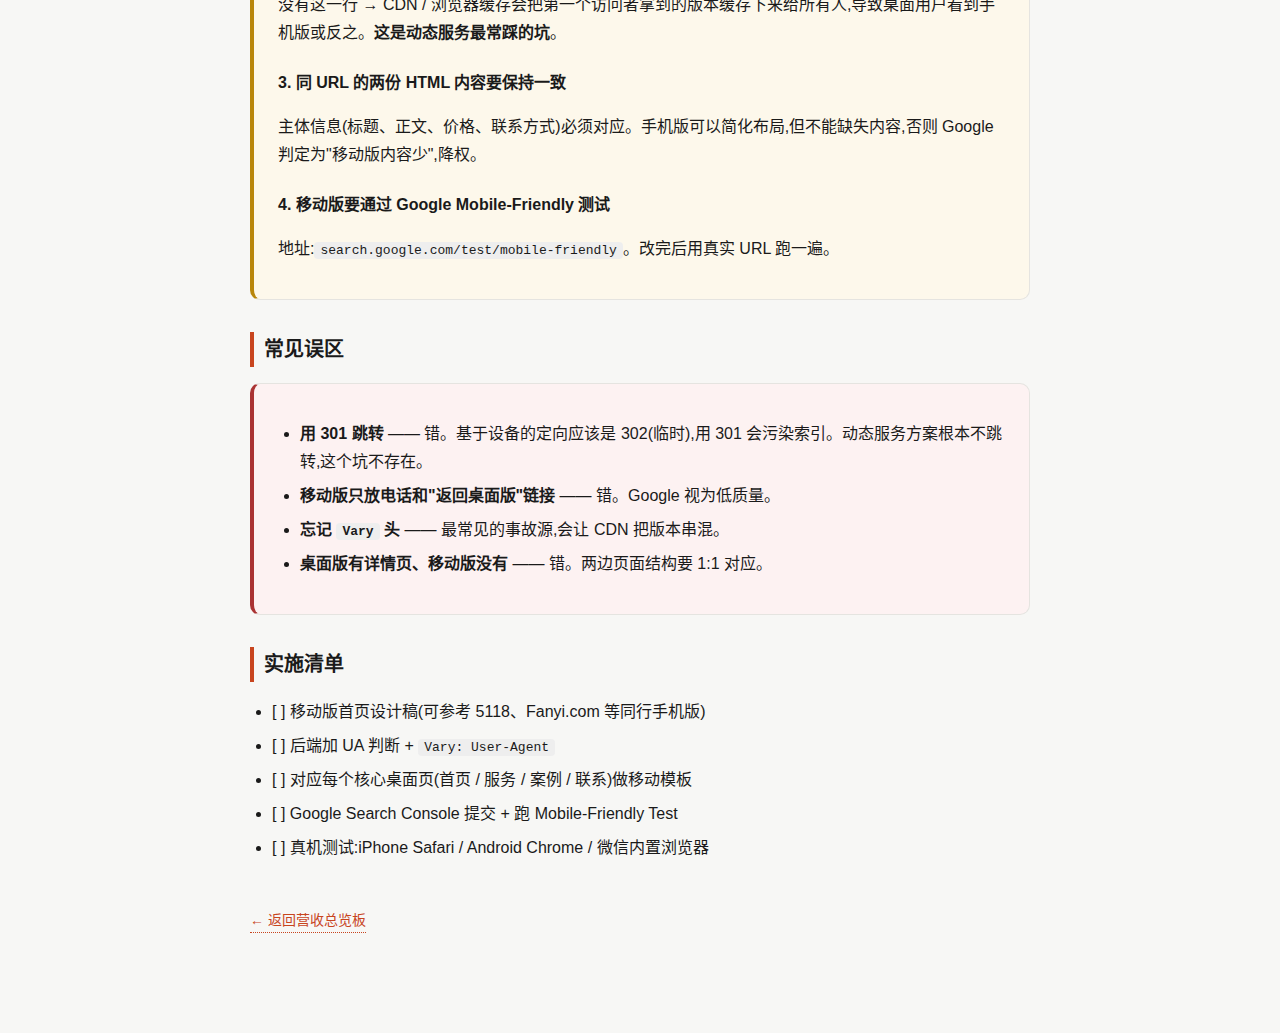
<file: mobile-strategy.html>
<!DOCTYPE html>
<html lang="zh-CN">
<head>
<meta charset="UTF-8">
<meta name="viewport" content="width=device-width, initial-scale=1.0">
<title>移动端方案最佳实践 — 翻译公司</title>
<style>
  body{margin:0;font-family:-apple-system,"PingFang SC","Microsoft YaHei",sans-serif;
    background:#f7f7f5;color:#1a1a1a;line-height:1.75;-webkit-font-smoothing:antialiased}
  .wrap{max-width:780px;margin:0 auto;padding:48px 24px 80px}
  h1{font-size:30px;margin:0 0 8px;letter-spacing:-0.5px}
  .sub{color:#6b6b6b;margin-bottom:32px}
  h2{font-size:20px;margin:32px 0 10px;border-left:4px solid #c8451e;padding-left:10px}
  h3{font-size:16px;margin:22px 0 6px}
  code{background:#eee;padding:1px 6px;border-radius:4px;font-size:13px}
  .box{background:#fff;border:1px solid #e5e4e0;border-radius:10px;padding:20px 24px;margin:16px 0}
  .ok{border-left:4px solid #2f7d4f;background:#f3faf5}
  .warn{border-left:4px solid #b8860b;background:#fdf8eb}
  .bad{border-left:4px solid #a33;background:#fdf2f2}
  .back{display:inline-block;margin-bottom:20px;color:#c8451e;text-decoration:none;
    border-bottom:1px dotted #c8451e;font-size:14px}
  ul{padding-left:22px} li{margin:6px 0}
  table{border-collapse:collapse;width:100%;margin:14px 0;font-size:14.5px;background:#fff}
  th,td{border:1px solid #e5e4e0;padding:10px 12px;text-align:left;vertical-align:top}
  th{background:#f0efea;font-weight:600}
</style>
</head>
<body>
<div class="wrap">

<a class="back" href="revenue-board.html">← 返回营收总览板</a>

<h1>📱 移动端方案最佳实践</h1>
<div class="sub">把网站做成手机友好,同时不伤 SEO —— 三种方案的对比与选择</div>

<h2>背景</h2>
<p>现有翻译公司网站桌面版本"老派但可信",这种观感对客户的信任很重要,因此<b>保留桌面端不动</b>。但当前页面结构难以改造成响应式,因此需要为手机用户单独做一套界面。
关键问题:是另起 <code>m.</code> 子域名做跳转?还是同 URL 按设备返回不同 HTML?会不会被搜索引擎判罚?</p>

<h2>三种主流方案对比</h2>

<table>
  <tr><th>方案</th><th>做法</th><th>SEO 风险</th><th>维护成本</th></tr>
  <tr>
    <td><b>① 响应式</b></td>
    <td>一个 URL、一份 HTML,CSS 媒体查询自适应屏幕</td>
    <td>最低(Google 官方首选)</td>
    <td>最低</td>
  </tr>
  <tr>
    <td><b>② 动态服务</b></td>
    <td>同一个 URL,服务器按 User-Agent 返回不同 HTML</td>
    <td>低(需正确设置 <code>Vary</code>)</td>
    <td>中</td>
  </tr>
  <tr>
    <td><b>③ m. 子域</b></td>
    <td>桌面访问 www,手机 302 跳到 m. 子域</td>
    <td>中(需 alternate / canonical 配对)</td>
    <td>高</td>
  </tr>
</table>

<h2>我们的选择:② 动态服务</h2>

<div class="box ok">
  <h3>为什么不选响应式?</h3>
  <p>现有桌面页面是早期表格 / 固定宽度布局,改造代价大于重做。强行改响应式既要重排版又不能动桌面观感,得不偿失。</p>

  <h3>为什么不选 m. 子域?</h3>
  <p>双站(www. 与 m.)维护成本高,容易出现:URL 配对错、canonical 写错、移动版内容比桌面少、跳转链失败等,任何一个出错都伤 SEO。</p>

  <h3>为什么选动态服务?</h3>
  <ul>
    <li>URL 不变,所有外链权重保留,SEO 平稳过渡</li>
    <li>只需新增一套移动模板,桌面端文件不动</li>
    <li>用户分享的链接在任何设备都能直接打开</li>
  </ul>
</div>

<h2>动态服务的正确做法</h2>

<div class="box warn">
  <h3>1. 服务器端检测 User-Agent,返回不同 HTML</h3>
  <p>PHP 示例:</p>
  <pre style="background:#1e1e1e;color:#e8e8e8;padding:14px;border-radius:6px;overflow:auto;font-size:13px;line-height:1.5">
&lt;?php
$ua = $_SERVER['HTTP_USER_AGENT'] ?? '';
$isMobile = preg_match('/Mobile|Android|iPhone|iPad/i', $ua);
header('Vary: User-Agent');     // 关键:告诉缓存这是按 UA 变化的
include $isMobile ? 'index-mobile.html' : 'index-desktop.html';
?&gt;</pre>

  <h3>2. 必须加 <code>Vary: User-Agent</code> 响应头</h3>
  <p>没有这一行 → CDN / 浏览器缓存会把第一个访问者拿到的版本缓存下来给所有人,导致桌面用户看到手机版或反之。<b>这是动态服务最常踩的坑</b>。</p>

  <h3>3. 同 URL 的两份 HTML 内容要保持一致</h3>
  <p>主体信息(标题、正文、价格、联系方式)必须对应。手机版可以简化布局,但不能缺失内容,否则 Google 判定为"移动版内容少",降权。</p>

  <h3>4. 移动版要通过 Google Mobile-Friendly 测试</h3>
  <p>地址:<code>search.google.com/test/mobile-friendly</code>。改完后用真实 URL 跑一遍。</p>
</div>

<h2>常见误区</h2>

<div class="box bad">
  <ul>
    <li><b>用 301 跳转</b> —— 错。基于设备的定向应该是 302(临时),用 301 会污染索引。动态服务方案根本不跳转,这个坑不存在。</li>
    <li><b>移动版只放电话和"返回桌面版"链接</b> —— 错。Google 视为低质量。</li>
    <li><b>忘记 <code>Vary</code> 头</b> —— 最常见的事故源,会让 CDN 把版本串混。</li>
    <li><b>桌面版有详情页、移动版没有</b> —— 错。两边页面结构要 1:1 对应。</li>
  </ul>
</div>

<h2>实施清单</h2>
<ul>
  <li>[ ] 移动版首页设计稿(可参考 5118、Fanyi.com 等同行手机版)</li>
  <li>[ ] 后端加 UA 判断 + <code>Vary: User-Agent</code></li>
  <li>[ ] 对应每个核心桌面页(首页 / 服务 / 案例 / 联系)做移动模板</li>
  <li>[ ] Google Search Console 提交 + 跑 Mobile-Friendly Test</li>
  <li>[ ] 真机测试:iPhone Safari / Android Chrome / 微信内置浏览器</li>
</ul>

<a class="back" href="revenue-board.html" style="margin-top:30px">← 返回营收总览板</a>

</div>
</body>
</html>
</file>
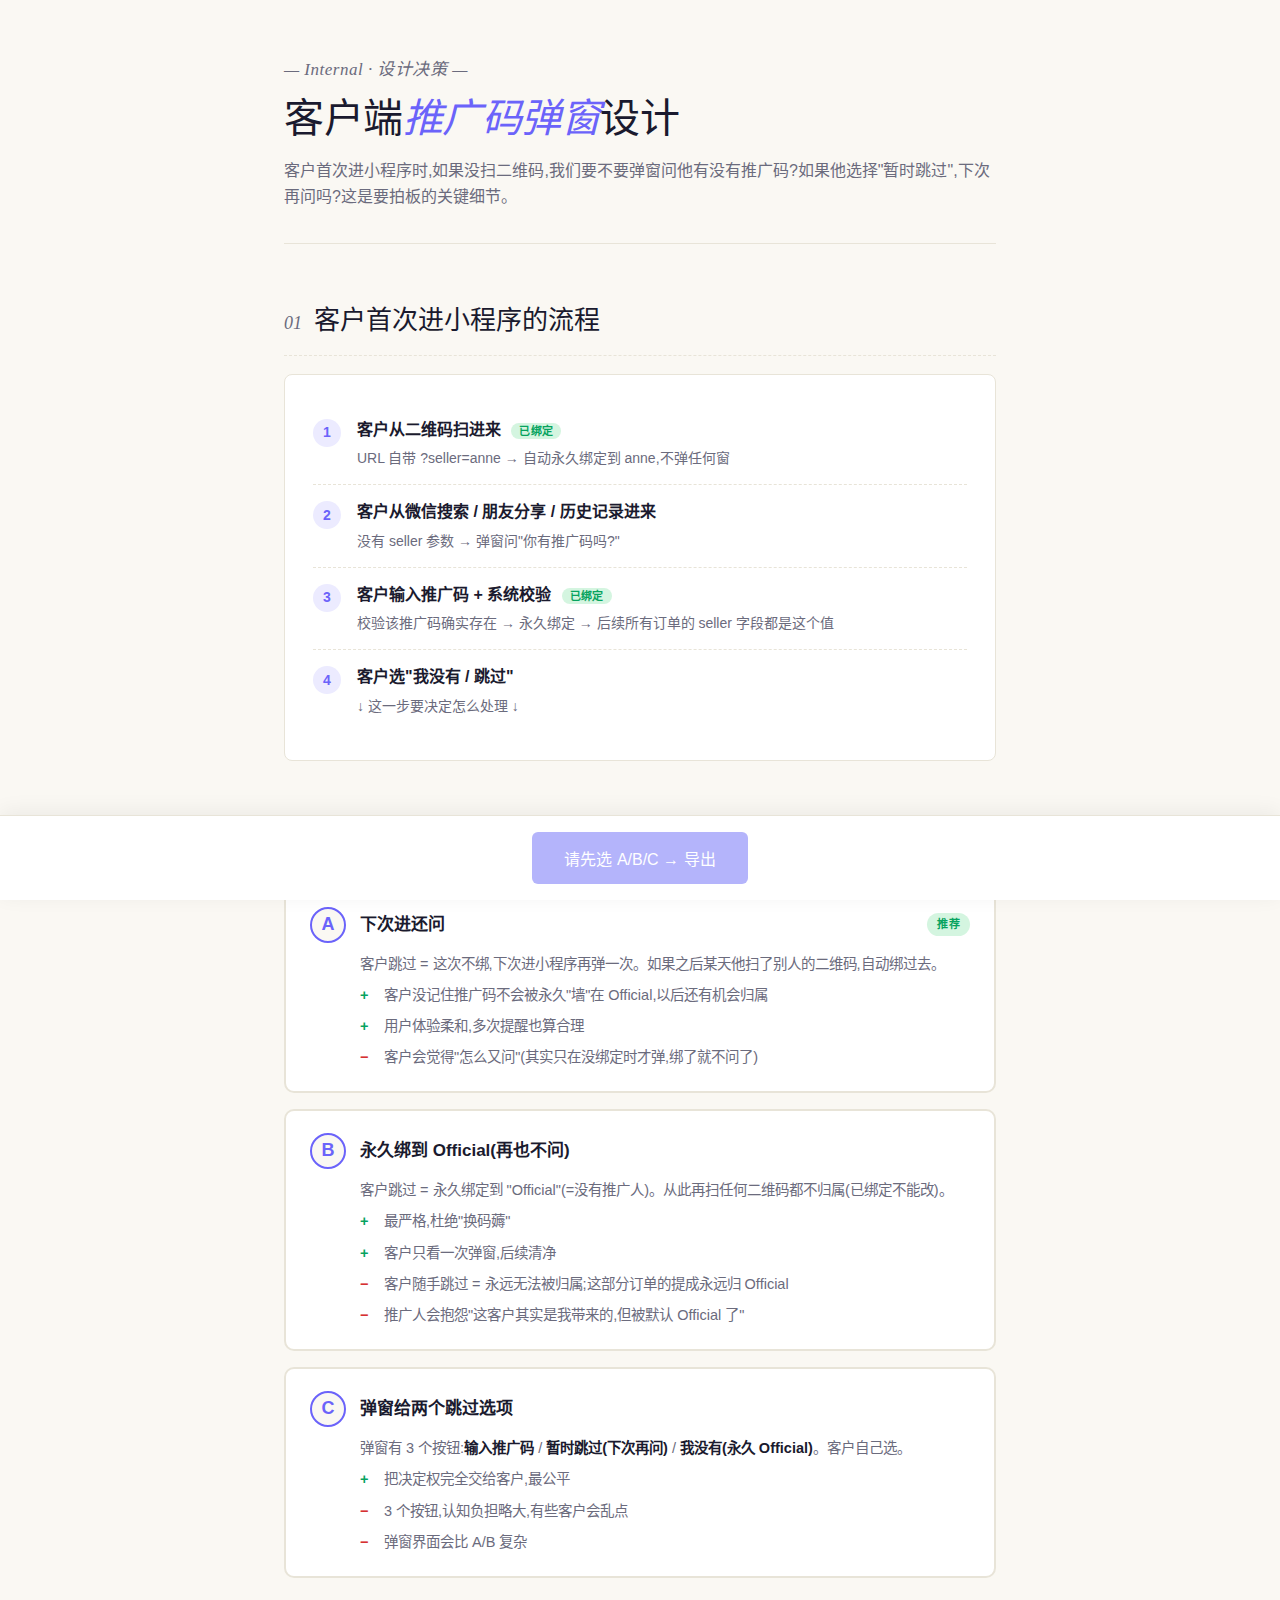
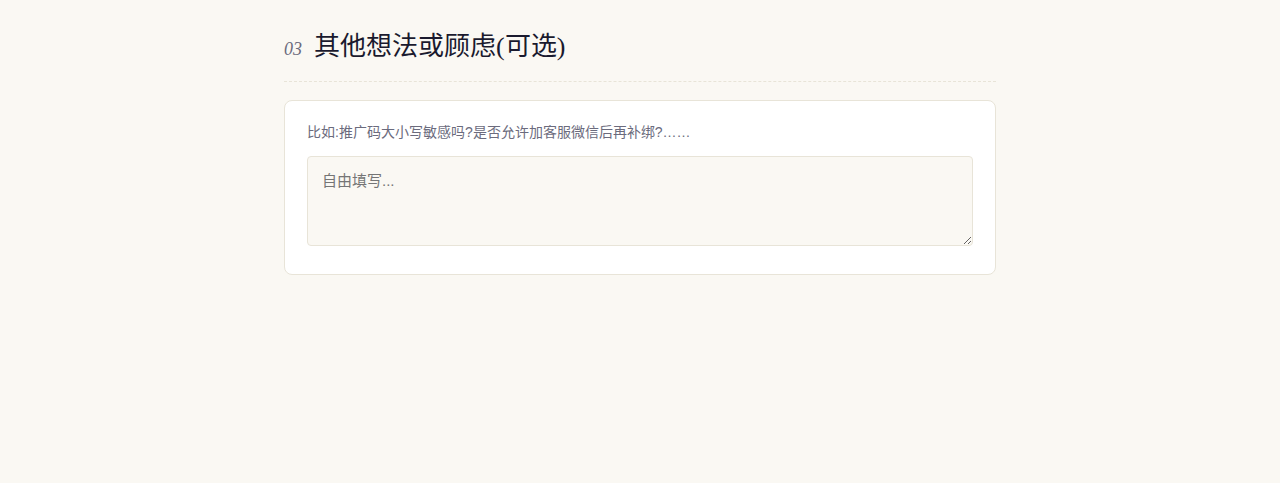
<file: referral-popup-design.html>
<!DOCTYPE html>
<html lang="zh-CN">
<head>
<meta charset="UTF-8">
<meta name="viewport" content="width=device-width, initial-scale=1.0">
<title>贯日翻译 · 客户端推广码弹窗设计</title>
<style>
* { box-sizing: border-box; margin: 0; padding: 0; }

:root {
    --bg: #faf8f3;
    --paper: #ffffff;
    --ink: #1a1a2e;
    --muted: #6b6b7d;
    --hairline: #e8e4d8;
    --accent: #6b63fa;
    --accent-soft: #ecebff;
    --warm: #d63031;
    --warm-soft: #fce4e4;
    --note: #f39c12;
    --note-soft: #fef3e0;
    --good: #07a35f;
    --good-soft: #d4f5e0;
}

html, body {
    background: var(--bg);
    color: var(--ink);
    font-family: -apple-system, BlinkMacSystemFont, "PingFang SC", "Microsoft YaHei", sans-serif;
    font-size: 16px;
    line-height: 1.65;
    -webkit-font-smoothing: antialiased;
}

.wrap {
    max-width: 760px;
    margin: 0 auto;
    padding: 56px 24px 160px;
}

header { margin-bottom: 56px; border-bottom: 1px solid var(--hairline); padding-bottom: 32px; }
.eyebrow {
    font-family: "Cormorant Garamond", "Georgia", serif;
    font-style: italic;
    color: var(--muted);
    font-size: 17px;
    letter-spacing: 0.5px;
    margin-bottom: 12px;
}
header h1 {
    font-family: "Cormorant Garamond", "Georgia", serif;
    font-size: 40px;
    font-weight: 500;
    letter-spacing: -0.5px;
    line-height: 1.15;
    margin-bottom: 16px;
}
header h1 .accent { font-style: italic; color: var(--accent); }
.lede { color: var(--muted); font-size: 16px; }

section { margin-bottom: 48px; }
section h2 {
    font-family: "Cormorant Garamond", "Georgia", serif;
    font-size: 26px;
    font-weight: 500;
    margin-bottom: 18px;
    border-bottom: 1px dashed var(--hairline);
    padding-bottom: 12px;
    display: flex;
    gap: 12px;
    align-items: baseline;
}
section h2 .num {
    font-style: italic;
    color: var(--muted);
    font-size: 18px;
}

/* 流程图 */
.flow {
    background: var(--paper);
    border: 1px solid var(--hairline);
    border-radius: 8px;
    padding: 28px;
}
.flow-step {
    display: flex;
    gap: 16px;
    align-items: flex-start;
    padding: 14px 0;
    border-bottom: 1px dashed var(--hairline);
}
.flow-step:last-child { border-bottom: none; }
.flow-num {
    background: var(--accent-soft);
    color: var(--accent);
    width: 28px;
    height: 28px;
    border-radius: 50%;
    display: flex;
    align-items: center;
    justify-content: center;
    font-weight: 600;
    font-size: 14px;
    flex-shrink: 0;
    margin-top: 2px;
}
.flow-text { flex: 1; }
.flow-text strong { color: var(--ink); font-weight: 600; }
.flow-text .sub { color: var(--muted); font-size: 14px; margin-top: 4px; }
.tag-good {
    background: var(--good-soft);
    color: var(--good);
    font-size: 11px;
    padding: 2px 8px;
    border-radius: 10px;
    margin-left: 6px;
    font-weight: 600;
    letter-spacing: 0.3px;
}

/* 决策卡片 */
.choice {
    background: var(--paper);
    border: 2px solid var(--hairline);
    border-radius: 10px;
    padding: 22px 24px;
    margin-bottom: 16px;
    cursor: pointer;
    user-select: none;
    transition: all 0.15s;
}
.choice:hover { border-color: var(--accent); }
.choice.selected {
    border-color: var(--accent);
    background: var(--accent-soft);
}
.choice-header {
    display: flex;
    align-items: center;
    gap: 14px;
    margin-bottom: 10px;
}
.choice-letter {
    background: var(--bg);
    color: var(--accent);
    width: 36px;
    height: 36px;
    border-radius: 50%;
    display: flex;
    align-items: center;
    justify-content: center;
    font-weight: 700;
    font-size: 18px;
    flex-shrink: 0;
    border: 2px solid var(--accent);
}
.choice.selected .choice-letter {
    background: var(--accent);
    color: white;
}
.choice-title {
    font-size: 17px;
    font-weight: 600;
    color: var(--ink);
}
.choice-recommended {
    margin-left: auto;
    background: var(--good-soft);
    color: var(--good);
    font-size: 11px;
    padding: 2px 10px;
    border-radius: 12px;
    font-weight: 600;
    letter-spacing: 0.3px;
}
.choice-detail {
    color: var(--muted);
    font-size: 14.5px;
    line-height: 1.6;
    margin-left: 50px;
}
.choice-detail strong { color: var(--ink); }
.choice-detail .row {
    display: flex;
    align-items: center;
    gap: 8px;
    margin-top: 8px;
}
.choice-detail .pro::before {
    content: '+';
    color: var(--good);
    font-weight: 700;
    width: 16px;
    flex-shrink: 0;
}
.choice-detail .con::before {
    content: '−';
    color: var(--warm);
    font-weight: 700;
    width: 16px;
    flex-shrink: 0;
}

.notes {
    background: var(--paper);
    border: 1px solid var(--hairline);
    border-radius: 8px;
    padding: 20px 22px;
}
.notes label {
    color: var(--muted);
    font-size: 14px;
    margin-bottom: 12px;
    display: block;
}
.notes textarea {
    width: 100%;
    background: var(--bg);
    border: 1.5px solid var(--hairline);
    border-radius: 4px;
    padding: 12px 14px;
    font-size: 15px;
    font-family: inherit;
    color: var(--ink);
    line-height: 1.6;
    min-height: 90px;
    resize: vertical;
    transition: border-color 0.15s;
}
.notes textarea:focus { outline: none; border-color: var(--accent); }

/* Export bar */
.export-bar {
    position: fixed;
    bottom: 0;
    left: 0;
    right: 0;
    background: white;
    border-top: 1px solid var(--hairline);
    padding: 16px 24px;
    display: flex;
    justify-content: center;
    box-shadow: 0 -4px 20px rgba(0, 0, 0, 0.06);
    z-index: 50;
}
.export-bar .btn {
    background: var(--accent);
    color: white;
    border: none;
    padding: 14px 32px;
    border-radius: 6px;
    font-size: 16px;
    font-weight: 500;
    cursor: pointer;
    font-family: inherit;
    box-shadow: 0 4px 12px rgba(107, 99, 250, 0.3);
}
.export-bar .btn:disabled {
    background: #b4b4fb;
    cursor: not-allowed;
    box-shadow: none;
}
.modal-bg {
    position: fixed;
    inset: 0;
    background: rgba(0, 0, 0, 0.5);
    display: none;
    align-items: center;
    justify-content: center;
    z-index: 100;
    padding: 20px;
}
.modal-bg.open { display: flex; }
.modal {
    background: white;
    border-radius: 8px;
    padding: 28px;
    max-width: 540px;
    width: 100%;
    display: flex;
    flex-direction: column;
}
.modal h3 { font-size: 20px; margin-bottom: 8px; font-weight: 600; }
.modal .modal-hint { color: var(--muted); font-size: 13px; margin-bottom: 16px; }
.modal textarea {
    background: var(--bg);
    border: 1px solid var(--hairline);
    border-radius: 4px;
    padding: 14px 16px;
    font-size: 13px;
    font-family: "JetBrains Mono", "Courier New", monospace;
    line-height: 1.6;
    min-height: 200px;
}
.modal-actions {
    display: flex;
    gap: 12px;
    margin-top: 16px;
    justify-content: flex-end;
}
.modal-actions button {
    padding: 10px 20px;
    border-radius: 4px;
    font-size: 14px;
    cursor: pointer;
    border: 1px solid var(--hairline);
    background: white;
}
.modal-actions button.primary {
    background: var(--accent);
    color: white;
    border-color: var(--accent);
}

@media (max-width: 600px) {
    header h1 { font-size: 30px; }
    .wrap { padding: 32px 16px 130px; }
    .choice-detail { margin-left: 0; margin-top: 14px; }
}
</style>
</head>
<body>

<div class="wrap">

<header>
    <div class="eyebrow">— Internal · 设计决策 —</div>
    <h1>客户端<span class="accent">推广码弹窗</span>设计</h1>
    <p class="lede">客户首次进小程序时,如果没扫二维码,我们要不要弹窗问他有没有推广码?如果他选择"暂时跳过",下次再问吗?这是要拍板的关键细节。</p>
</header>

<section>
<h2><span class="num">01</span>客户首次进小程序的流程</h2>
<div class="flow">
    <div class="flow-step">
        <div class="flow-num">1</div>
        <div class="flow-text">
            <strong>客户从二维码扫进来</strong>
            <span class="tag-good">已绑定</span>
            <div class="sub">URL 自带 ?seller=anne → 自动永久绑定到 anne,不弹任何窗</div>
        </div>
    </div>
    <div class="flow-step">
        <div class="flow-num">2</div>
        <div class="flow-text">
            <strong>客户从微信搜索 / 朋友分享 / 历史记录进来</strong>
            <div class="sub">没有 seller 参数 → 弹窗问"你有推广码吗?"</div>
        </div>
    </div>
    <div class="flow-step">
        <div class="flow-num">3</div>
        <div class="flow-text">
            <strong>客户输入推广码 + 系统校验</strong>
            <span class="tag-good">已绑定</span>
            <div class="sub">校验该推广码确实存在 → 永久绑定 → 后续所有订单的 seller 字段都是这个值</div>
        </div>
    </div>
    <div class="flow-step">
        <div class="flow-num">4</div>
        <div class="flow-text">
            <strong>客户选"我没有 / 跳过"</strong>
            <div class="sub">↓ 这一步要决定怎么处理 ↓</div>
        </div>
    </div>
</div>
</section>

<section>
<h2><span class="num">02</span>客户选"跳过"时,系统怎么做?</h2>

<div class="choice" data-v="A">
    <div class="choice-header">
        <div class="choice-letter">A</div>
        <div class="choice-title">下次进还问</div>
        <div class="choice-recommended">推荐</div>
    </div>
    <div class="choice-detail">
        客户跳过 = 这次不绑,下次进小程序再弹一次。如果之后某天他扫了别人的二维码,自动绑过去。
        <div class="row pro">客户没记住推广码不会被永久"墙"在 Official,以后还有机会归属</div>
        <div class="row pro">用户体验柔和,多次提醒也算合理</div>
        <div class="row con">客户会觉得"怎么又问"(其实只在没绑定时才弹,绑了就不问了)</div>
    </div>
</div>

<div class="choice" data-v="B">
    <div class="choice-header">
        <div class="choice-letter">B</div>
        <div class="choice-title">永久绑到 Official(再也不问)</div>
    </div>
    <div class="choice-detail">
        客户跳过 = 永久绑定到 "Official"(=没有推广人)。从此再扫任何二维码都不归属(已绑定不能改)。
        <div class="row pro">最严格,杜绝"换码薅"</div>
        <div class="row pro">客户只看一次弹窗,后续清净</div>
        <div class="row con">客户随手跳过 = 永远无法被归属;这部分订单的提成永远归 Official</div>
        <div class="row con">推广人会抱怨"这客户其实是我带来的,但被默认 Official 了"</div>
    </div>
</div>

<div class="choice" data-v="C">
    <div class="choice-header">
        <div class="choice-letter">C</div>
        <div class="choice-title">弹窗给两个跳过选项</div>
    </div>
    <div class="choice-detail">
        弹窗有 3 个按钮:<strong>输入推广码</strong> / <strong>暂时跳过(下次再问)</strong> / <strong>我没有(永久 Official)</strong>。客户自己选。
        <div class="row pro">把决定权完全交给客户,最公平</div>
        <div class="row con">3 个按钮,认知负担略大,有些客户会乱点</div>
        <div class="row con">弹窗界面会比 A/B 复杂</div>
    </div>
</div>
</section>

<section>
<h2><span class="num">03</span>其他想法或顾虑(可选)</h2>
<div class="notes">
    <label>比如:推广码大小写敏感吗?是否允许加客服微信后再补绑?……</label>
    <textarea id="notes" placeholder="自由填写..."></textarea>
</div>
</section>

</div>

<div class="export-bar">
    <button class="btn" id="export-btn" disabled>请先选 A/B/C → 导出</button>
</div>

<div class="modal-bg" id="modal">
    <div class="modal">
        <h3>你的决策</h3>
        <p class="modal-hint">复制下面内容,回传开发即可。</p>
        <textarea readonly id="export-text"></textarea>
        <div class="modal-actions">
            <button id="close-btn">关闭</button>
            <button class="primary" id="copy-btn">复制</button>
        </div>
    </div>
</div>

<script>
const STORAGE_KEY = 'guanri-referral-design-v1';
let state = {};
try { state = JSON.parse(localStorage.getItem(STORAGE_KEY) || '{}'); } catch (e) {}

const CHOICE_LABELS = {
    'A': 'A · 下次进还问(推荐)',
    'B': 'B · 永久绑到 Official(再也不问)',
    'C': 'C · 弹窗给两个跳过选项'
};

function save() {
    localStorage.setItem(STORAGE_KEY, JSON.stringify(state));
    refreshUI();
}

function refreshUI() {
    document.querySelectorAll('.choice').forEach(c => {
        c.classList.toggle('selected', c.dataset.v === state.choice);
    });
    const btn = document.getElementById('export-btn');
    if (state.choice) {
        btn.disabled = false;
        btn.textContent = '已选 ' + state.choice + ' → 导出我的决定';
    } else {
        btn.disabled = true;
        btn.textContent = '请先选 A/B/C → 导出';
    }
}

document.querySelectorAll('.choice').forEach(c => {
    c.addEventListener('click', () => {
        state.choice = c.dataset.v;
        save();
    });
});

const notesEl = document.getElementById('notes');
if (state.notes) notesEl.value = state.notes;
notesEl.addEventListener('input', () => {
    state.notes = notesEl.value;
    save();
});

document.getElementById('export-btn').addEventListener('click', () => {
    const lines = [
        '# 贯日翻译 · 推广码弹窗设计决定',
        '',
        '导出时间: ' + new Date().toLocaleString('zh-CN'),
        '',
        '## 客户跳过时的处理',
        CHOICE_LABELS[state.choice] || '(未选)',
        ''
    ];
    if (state.notes && state.notes.trim()) {
        lines.push('## 其他想法/顾虑');
        lines.push(state.notes.trim());
        lines.push('');
    }
    document.getElementById('export-text').value = lines.join('\n');
    document.getElementById('modal').classList.add('open');
});

document.getElementById('close-btn').addEventListener('click', () => {
    document.getElementById('modal').classList.remove('open');
});
document.getElementById('copy-btn').addEventListener('click', () => {
    const ta = document.getElementById('export-text');
    ta.select();
    document.execCommand('copy');
    const btn = document.getElementById('copy-btn');
    const orig = btn.textContent;
    btn.textContent = '已复制 ✓';
    setTimeout(() => { btn.textContent = orig; }, 1500);
});
document.getElementById('modal').addEventListener('click', (e) => {
    if (e.target.id === 'modal') {
        document.getElementById('modal').classList.remove('open');
    }
});

refreshUI();
</script>

</body>
</html>
</file>
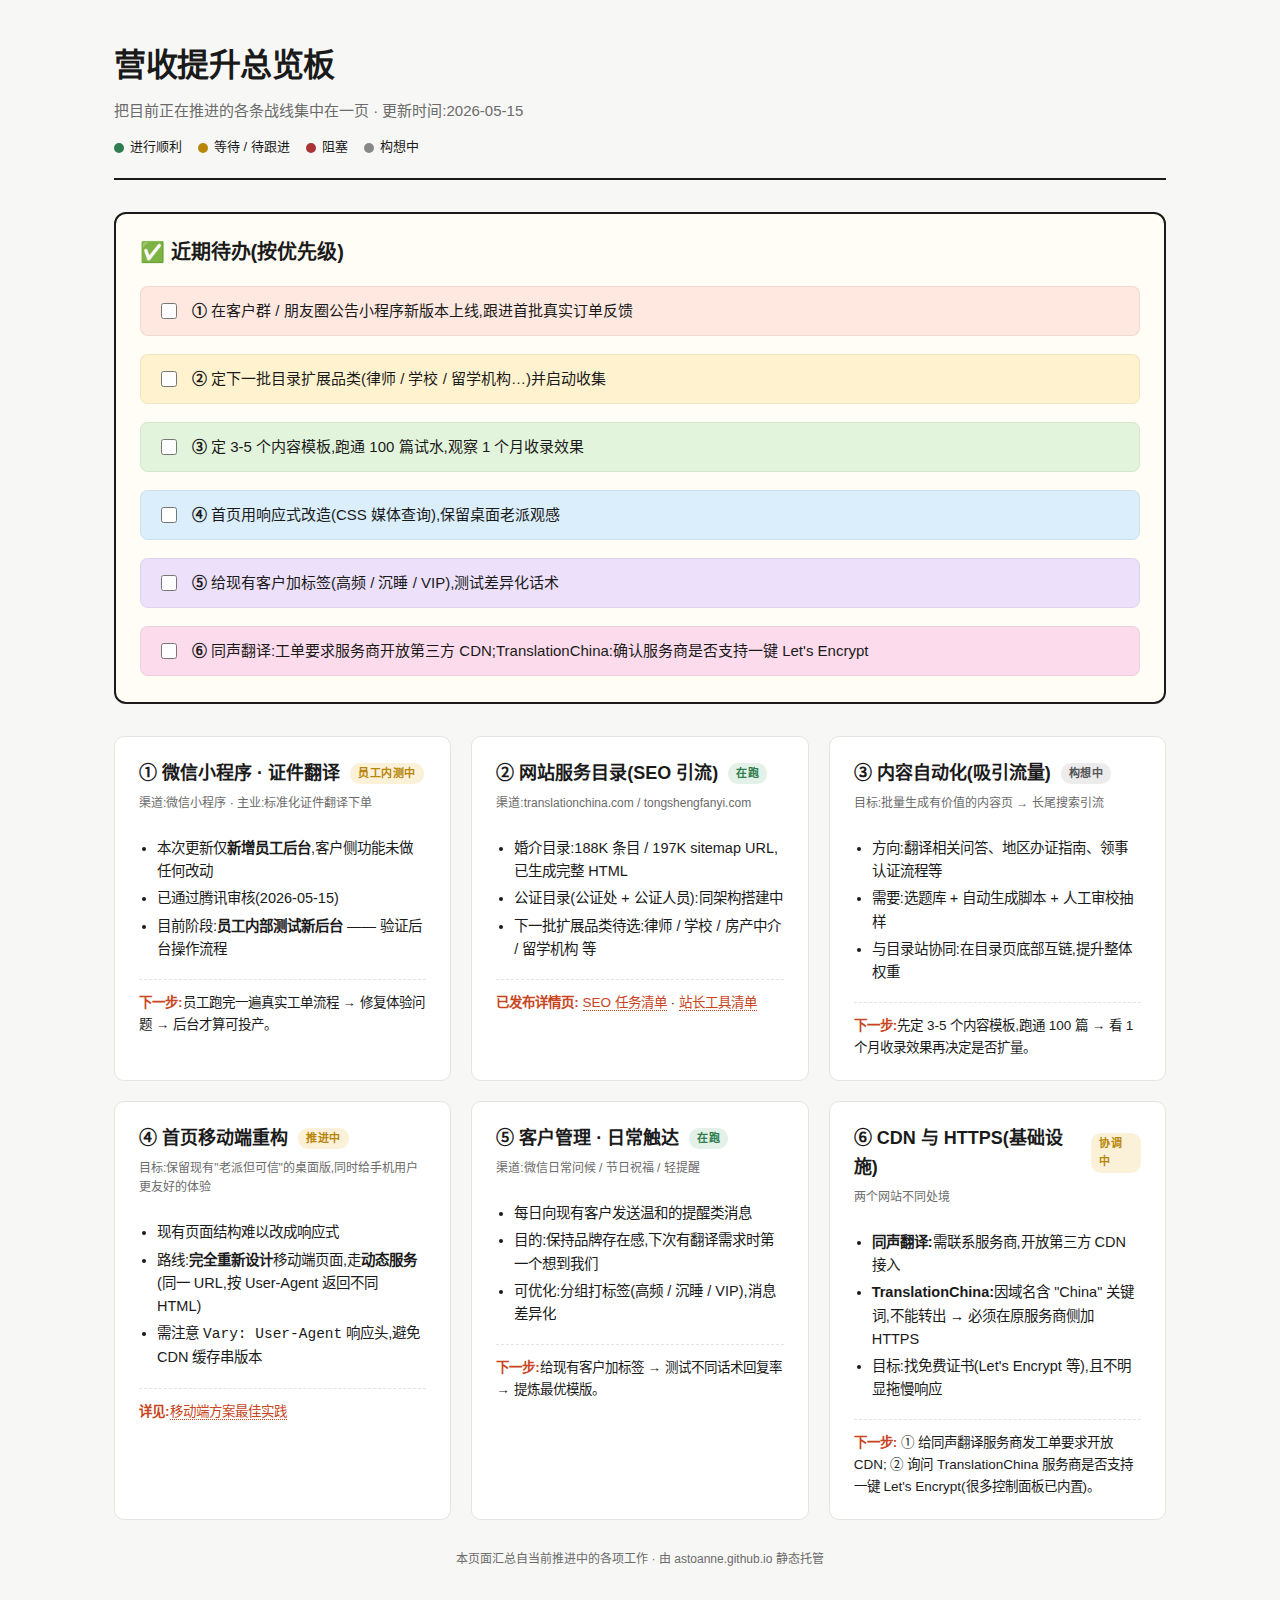
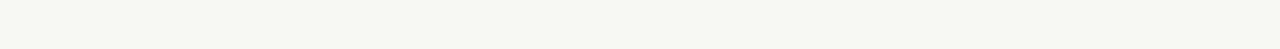
<file: revenue-board.html>
<!DOCTYPE html>
<html lang="zh-CN">
<head>
<meta charset="UTF-8">
<meta name="viewport" content="width=device-width, initial-scale=1.0">
<title>营收提升总览板 — 翻译公司</title>
<style>
  :root{
    --bg:#f7f7f5; --card:#fff; --ink:#1a1a1a; --mute:#6b6b6b;
    --line:#e5e4e0; --accent:#c8451e; --ok:#2f7d4f; --warn:#b8860b; --block:#a33;
  }
  *{box-sizing:border-box}
  body{margin:0;font-family:-apple-system,"PingFang SC","Microsoft YaHei",sans-serif;
    background:var(--bg);color:var(--ink);line-height:1.6;-webkit-font-smoothing:antialiased}
  .wrap{max-width:1100px;margin:0 auto;padding:40px 24px 80px}
  header{border-bottom:2px solid var(--ink);padding-bottom:20px;margin-bottom:32px}
  h1{margin:0 0 8px;font-size:32px;letter-spacing:-0.5px}
  .sub{color:var(--mute);font-size:15px}
  .legend{display:flex;gap:16px;margin-top:14px;flex-wrap:wrap;font-size:13px}
  .legend span{display:inline-flex;align-items:center;gap:6px}
  .dot{width:10px;height:10px;border-radius:50%;display:inline-block}
  .dot.ok{background:var(--ok)} .dot.warn{background:var(--warn)}
  .dot.block{background:var(--block)} .dot.idea{background:#888}
  .grid{display:grid;grid-template-columns:repeat(auto-fit,minmax(320px,1fr));gap:20px}
  .card{background:var(--card);border:1px solid var(--line);border-radius:10px;
    padding:22px 24px;display:flex;flex-direction:column}
  .card h2{margin:0 0 6px;font-size:18px;display:flex;align-items:center;gap:10px}
  .tag{font-size:11px;padding:2px 8px;border-radius:10px;font-weight:600;letter-spacing:.5px}
  .tag.ok{background:#e3f1e8;color:var(--ok)}
  .tag.warn{background:#fbf1d8;color:var(--warn)}
  .tag.block{background:#f7dede;color:var(--block)}
  .tag.idea{background:#ececec;color:#555}
  .where{font-size:12px;color:var(--mute);margin-bottom:12px}
  ul{margin:8px 0 0;padding-left:18px}
  li{margin:4px 0;font-size:14.5px}
  .next{margin-top:14px;padding-top:12px;border-top:1px dashed var(--line);font-size:13.5px}
  .next b{color:var(--accent)}
  a{color:var(--accent);text-decoration:none;border-bottom:1px dotted var(--accent)}
  a:hover{opacity:.7}
  .qa{margin-top:40px;background:#fff;border:1px solid var(--line);border-radius:10px;padding:24px 26px}
  .qa h2{margin-top:0}
  .qa h3{margin:18px 0 4px;font-size:15px}
  .foot{margin-top:30px;color:var(--mute);font-size:12px;text-align:center}
  .todo{margin-bottom:32px;border:2px solid var(--ink);border-radius:12px;padding:22px 24px;background:#fffdf6}
  .todo h2{margin:0 0 14px;font-size:20px;display:flex;align-items:center;gap:10px}
  .todo ul{list-style:none;padding:0;margin:0;display:grid;gap:10px}
  .todo li{display:flex;align-items:flex-start;gap:12px;padding:12px 16px;border-radius:8px;
    font-size:15px;cursor:pointer;user-select:none;border:1px solid rgba(0,0,0,.06);
    transition:transform .08s ease}
  .todo li:hover{transform:translateX(2px)}
  .todo li input{margin-top:4px;width:16px;height:16px;cursor:pointer;flex-shrink:0}
  .todo li .num{font-weight:700;margin-right:4px}
  .todo li.done .text{text-decoration:line-through;opacity:.55}
  .todo li.c1{background:#ffe8e0}
  .todo li.c2{background:#fff3cf}
  .todo li.c3{background:#e3f4dc}
  .todo li.c4{background:#daeefb}
  .todo li.c5{background:#ece0fb}
  .todo li.c6{background:#fcdcec}
</style>
</head>
<body>
<div class="wrap">

<header>
  <h1>营收提升总览板</h1>
  <div class="sub">把目前正在推进的各条战线集中在一页 · 更新时间:2026-05-15</div>
  <div class="legend">
    <span><i class="dot ok"></i>进行顺利</span>
    <span><i class="dot warn"></i>等待 / 待跟进</span>
    <span><i class="dot block"></i>阻塞</span>
    <span><i class="dot idea"></i>构想中</span>
  </div>
</header>

<section class="todo">
  <h2>✅ 近期待办(按优先级)</h2>
  <ul id="todo-list">
    <li class="c1"><input type="checkbox"><span class="text"><span class="num">①</span>在客户群 / 朋友圈公告小程序新版本上线,跟进首批真实订单反馈</span></li>
    <li class="c2"><input type="checkbox"><span class="text"><span class="num">②</span>定下一批目录扩展品类(律师 / 学校 / 留学机构…)并启动收集</span></li>
    <li class="c3"><input type="checkbox"><span class="text"><span class="num">③</span>定 3-5 个内容模板,跑通 100 篇试水,观察 1 个月收录效果</span></li>
    <li class="c4"><input type="checkbox"><span class="text"><span class="num">④</span>首页用响应式改造(CSS 媒体查询),保留桌面老派观感</span></li>
    <li class="c5"><input type="checkbox"><span class="text"><span class="num">⑤</span>给现有客户加标签(高频 / 沉睡 / VIP),测试差异化话术</span></li>
    <li class="c6"><input type="checkbox"><span class="text"><span class="num">⑥</span>同声翻译:工单要求服务商开放第三方 CDN;TranslationChina:确认服务商是否支持一键 Let's Encrypt</span></li>
  </ul>
</section>

<div class="grid">

  <!-- 1. 小程序 -->
  <div class="card">
    <h2>① 微信小程序 · 证件翻译 <span class="tag warn">员工内测中</span></h2>
    <div class="where">渠道:微信小程序 · 主业:标准化证件翻译下单</div>
    <ul>
      <li>本次更新仅<b>新增员工后台</b>,客户侧功能未做任何改动</li>
      <li>已通过腾讯审核(2026-05-15)</li>
      <li>目前阶段:<b>员工内部测试新后台</b> —— 验证后台操作流程</li>
    </ul>
    <div class="next"><b>下一步:</b>员工跑完一遍真实工单流程 → 修复体验问题 → 后台才算可投产。</div>
  </div>

  <!-- 2. 网站目录 -->
  <div class="card">
    <h2>② 网站服务目录(SEO 引流) <span class="tag ok">在跑</span></h2>
    <div class="where">渠道:translationchina.com / tongshengfanyi.com</div>
    <ul>
      <li>婚介目录:188K 条目 / 197K sitemap URL,已生成完整 HTML</li>
      <li>公证目录(公证处 + 公证人员):同架构搭建中</li>
      <li>下一批扩展品类待选:律师 / 学校 / 房产中介 / 留学机构 等</li>
    </ul>
    <div class="next">
      <b>已发布详情页:</b>
      <a href="seo-todo.html">SEO 任务清单</a> ·
      <a href="webmaster-checklist.html">站长工具清单</a>
    </div>
  </div>

  <!-- 3. 内容自动化 -->
  <div class="card">
    <h2>③ 内容自动化(吸引流量) <span class="tag idea">构想中</span></h2>
    <div class="where">目标:批量生成有价值的内容页 → 长尾搜索引流</div>
    <ul>
      <li>方向:翻译相关问答、地区办证指南、领事认证流程等</li>
      <li>需要:选题库 + 自动生成脚本 + 人工审校抽样</li>
      <li>与目录站协同:在目录页底部互链,提升整体权重</li>
    </ul>
    <div class="next"><b>下一步:</b>先定 3-5 个内容模板,跑通 100 篇 → 看 1 个月收录效果再决定是否扩量。</div>
  </div>

  <!-- 4. 首页移动端 -->
  <div class="card">
    <h2>④ 首页移动端重构 <span class="tag warn">推进中</span></h2>
    <div class="where">目标:保留现有"老派但可信"的桌面版,同时给手机用户更友好的体验</div>
    <ul>
      <li>现有页面结构难以改成响应式</li>
      <li>路线:<b>完全重新设计</b>移动端页面,走<b>动态服务</b>(同一 URL,按 User-Agent 返回不同 HTML)</li>
      <li>需注意 <code>Vary: User-Agent</code> 响应头,避免 CDN 缓存串版本</li>
    </ul>
    <div class="next"><b>详见:</b><a href="mobile-strategy.html">移动端方案最佳实践</a></div>
  </div>

  <!-- 5. 客户管理 -->
  <div class="card">
    <h2>⑤ 客户管理 · 日常触达 <span class="tag ok">在跑</span></h2>
    <div class="where">渠道:微信日常问候 / 节日祝福 / 轻提醒</div>
    <ul>
      <li>每日向现有客户发送温和的提醒类消息</li>
      <li>目的:保持品牌存在感,下次有翻译需求时第一个想到我们</li>
      <li>可优化:分组打标签(高频 / 沉睡 / VIP),消息差异化</li>
    </ul>
    <div class="next"><b>下一步:</b>给现有客户加标签 → 测试不同话术回复率 → 提炼最优模版。</div>
  </div>

  <!-- 6. CDN / HTTPS -->
  <div class="card">
    <h2>⑥ CDN 与 HTTPS(基础设施) <span class="tag warn">协调中</span></h2>
    <div class="where">两个网站不同处境</div>
    <ul>
      <li><b>同声翻译:</b>需联系服务商,开放第三方 CDN 接入</li>
      <li><b>TranslationChina:</b>因域名含 "China" 关键词,不能转出 → 必须在原服务商侧加 HTTPS</li>
      <li>目标:找免费证书(Let's Encrypt 等),且不明显拖慢响应</li>
    </ul>
    <div class="next">
      <b>下一步:</b>
      ① 给同声翻译服务商发工单要求开放 CDN;
      ② 询问 TranslationChina 服务商是否支持一键 Let's Encrypt(很多控制面板已内置)。
    </div>
  </div>

</div>

<div class="foot">本页面汇总自当前推进中的各项工作 · 由 astoanne.github.io 静态托管</div>

</div>
<script>
document.querySelectorAll('#todo-list li').forEach(li=>{
  const cb=li.querySelector('input');
  const key='todo-'+[...li.parentNode.children].indexOf(li);
  if(localStorage.getItem(key)==='1'){cb.checked=true;li.classList.add('done');}
  const toggle=()=>{li.classList.toggle('done',cb.checked);
    localStorage.setItem(key,cb.checked?'1':'0');};
  cb.addEventListener('change',toggle);
  li.addEventListener('click',e=>{if(e.target!==cb){cb.checked=!cb.checked;toggle();}});
});
</script>
</body>
</html>
</file>
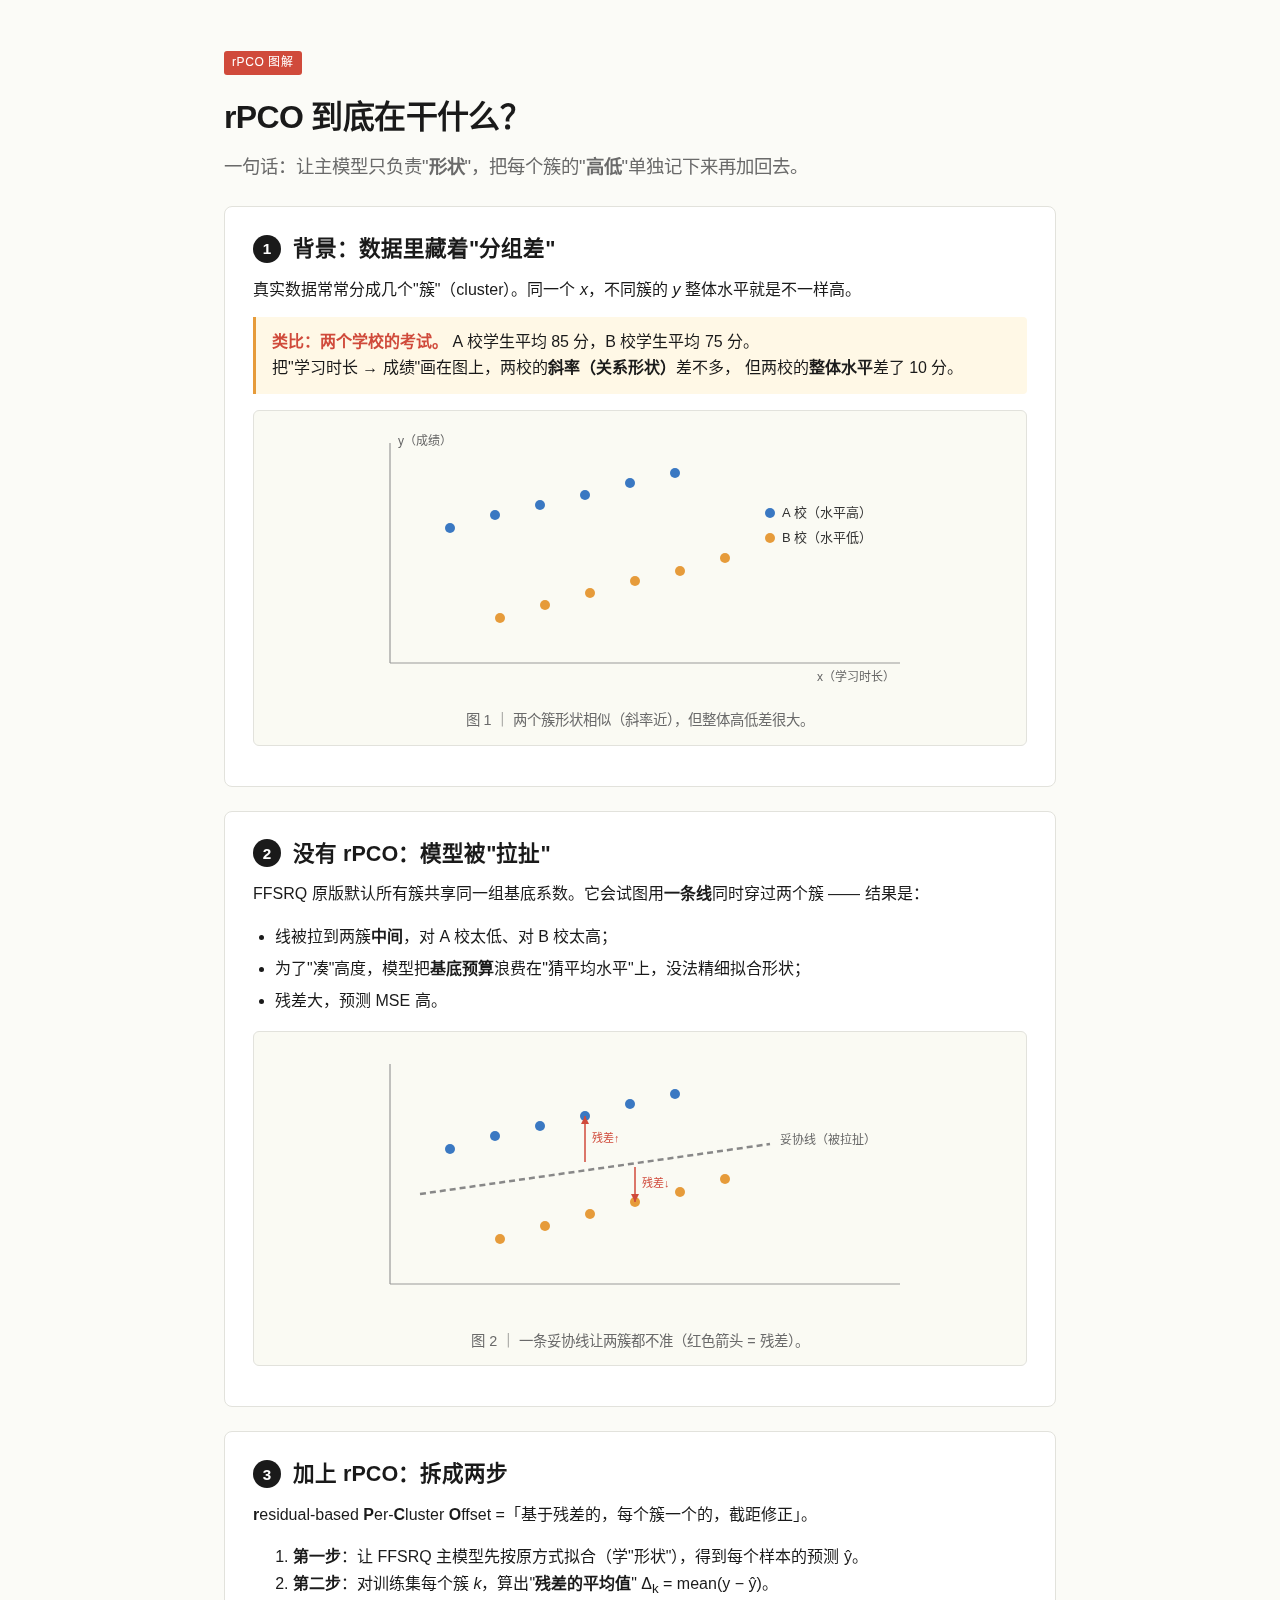
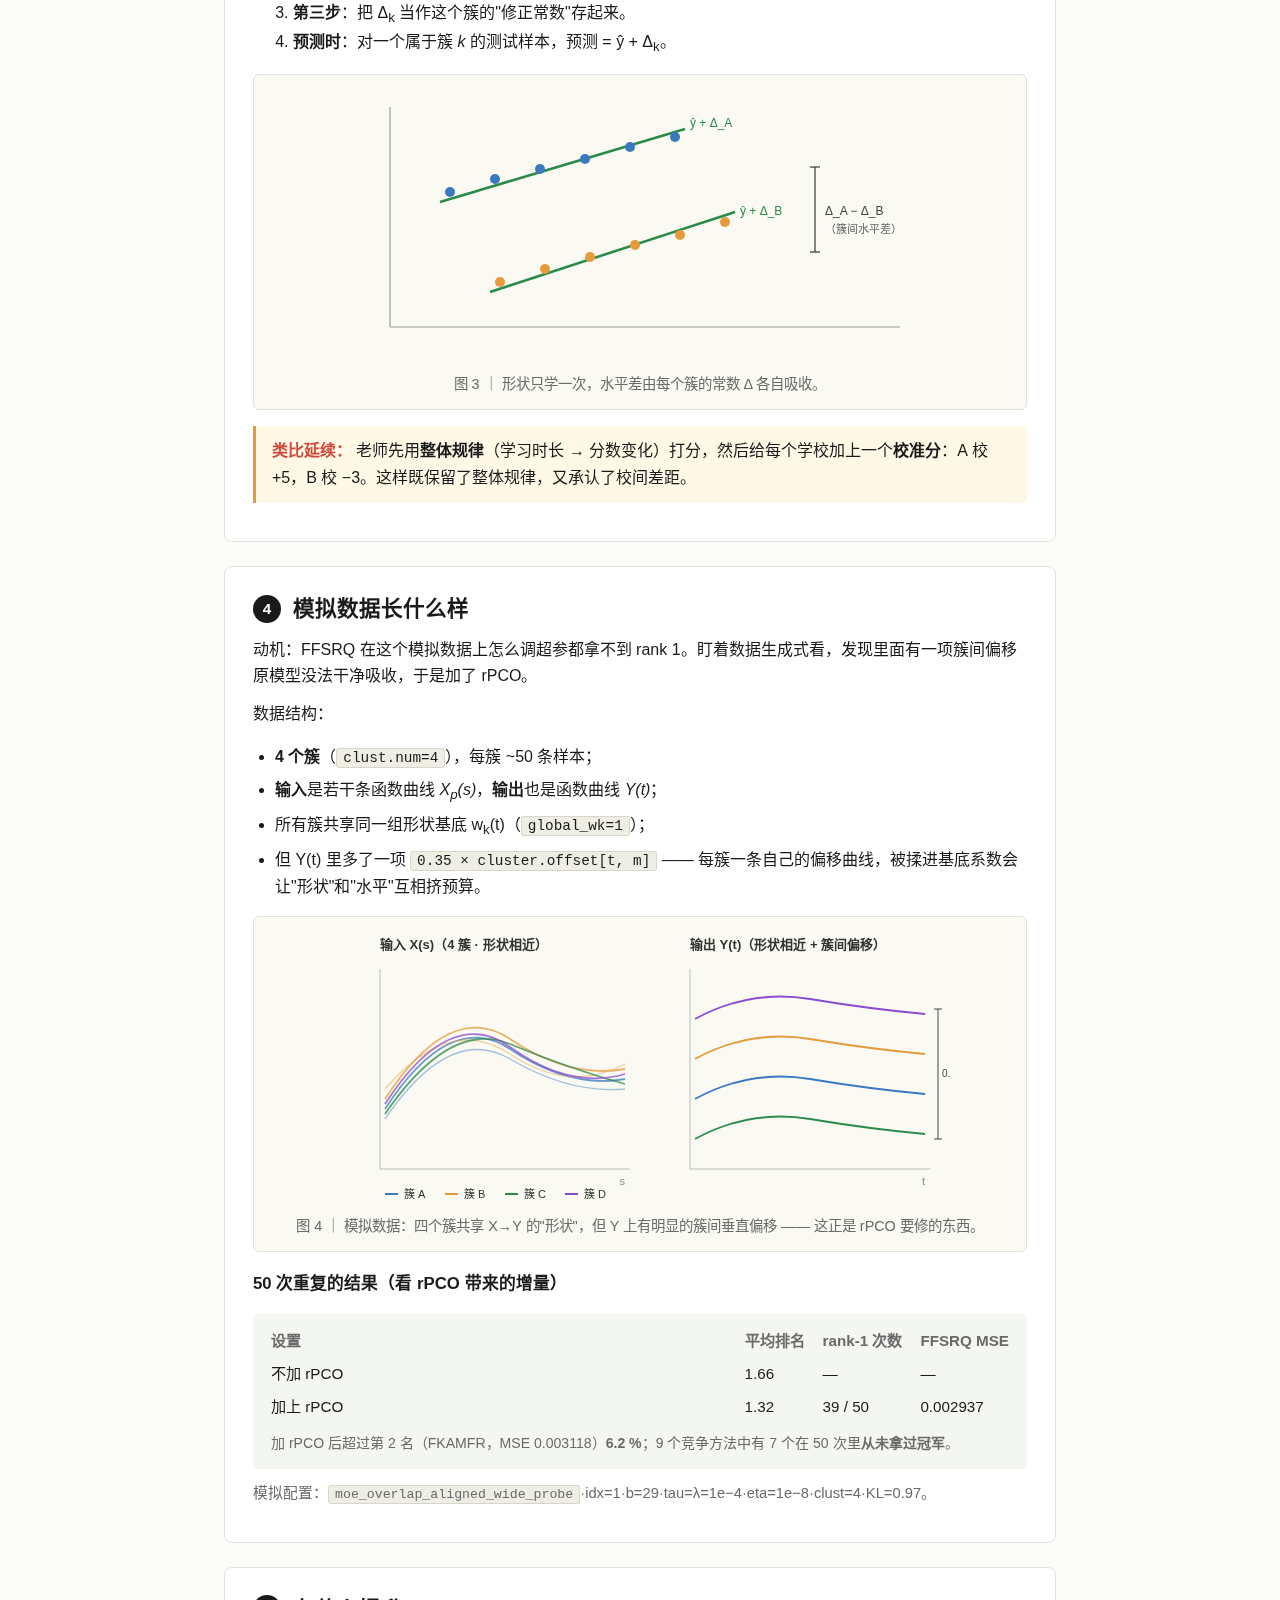
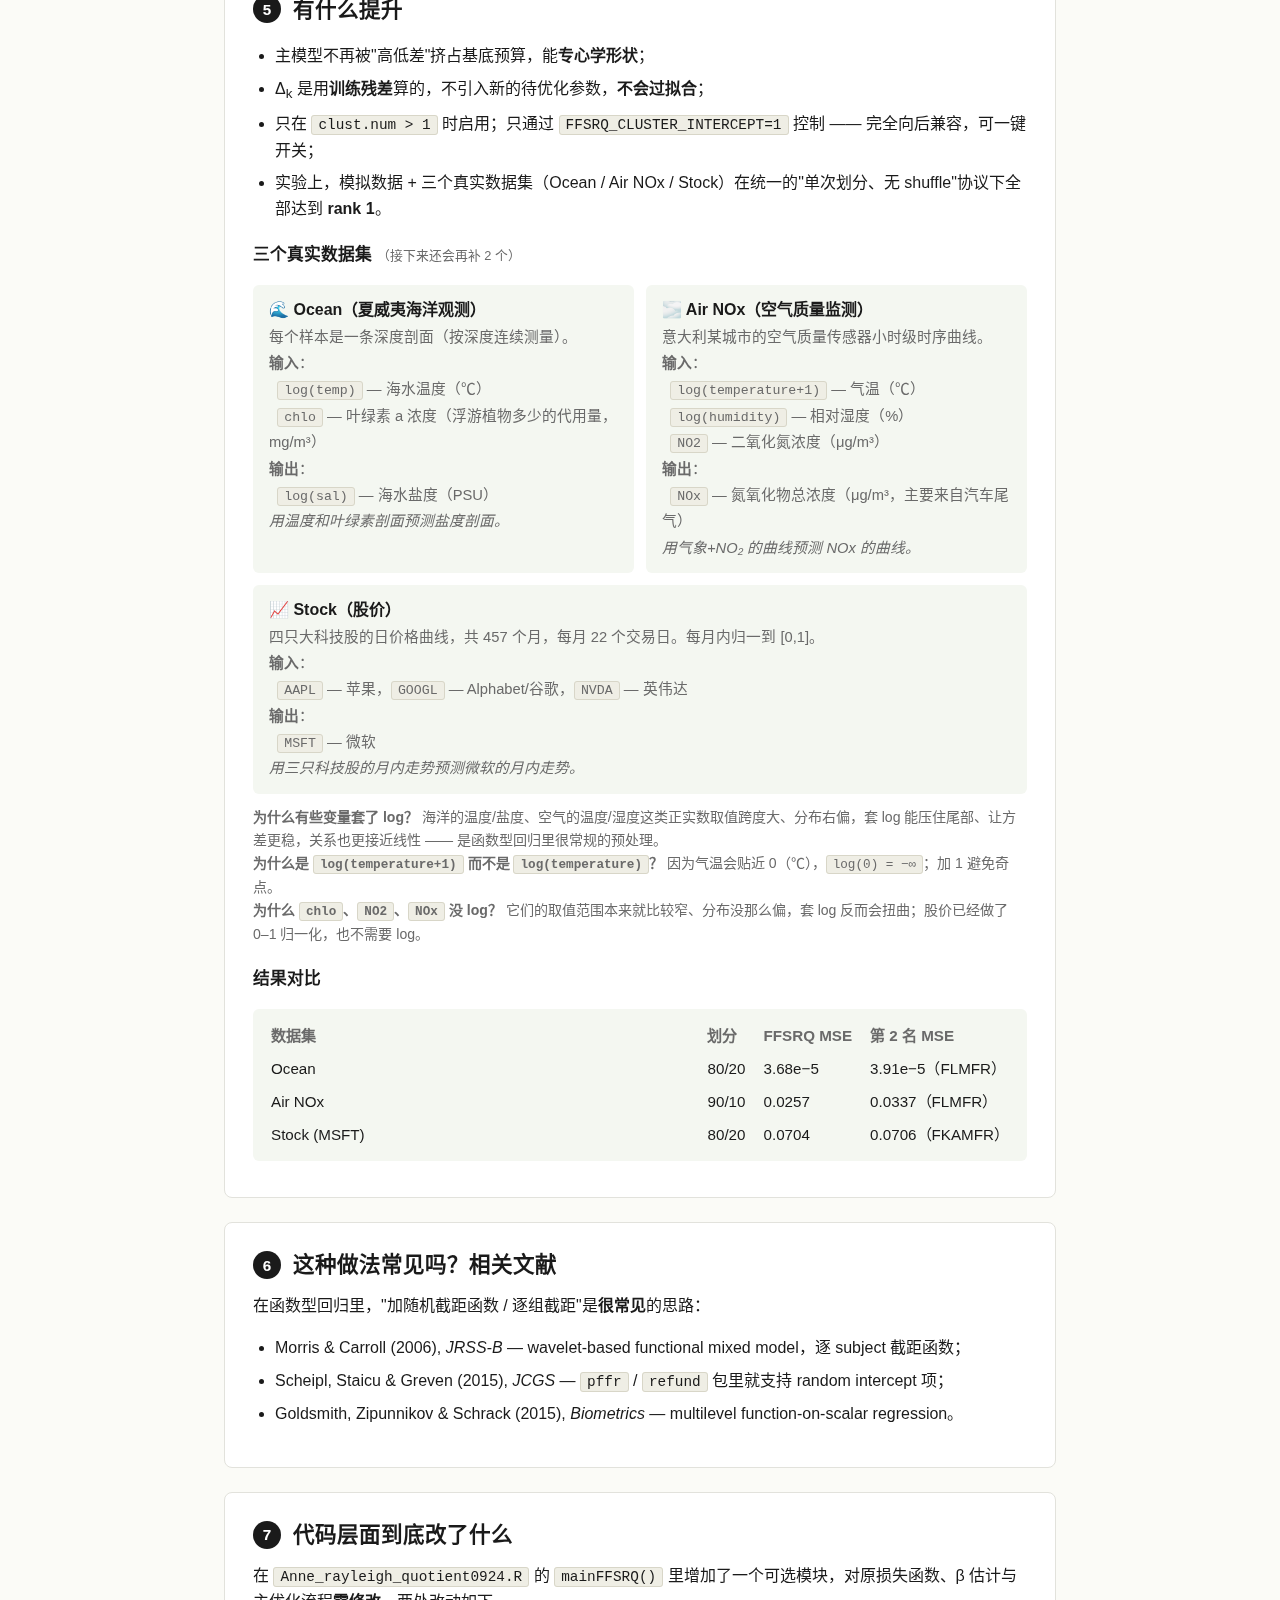
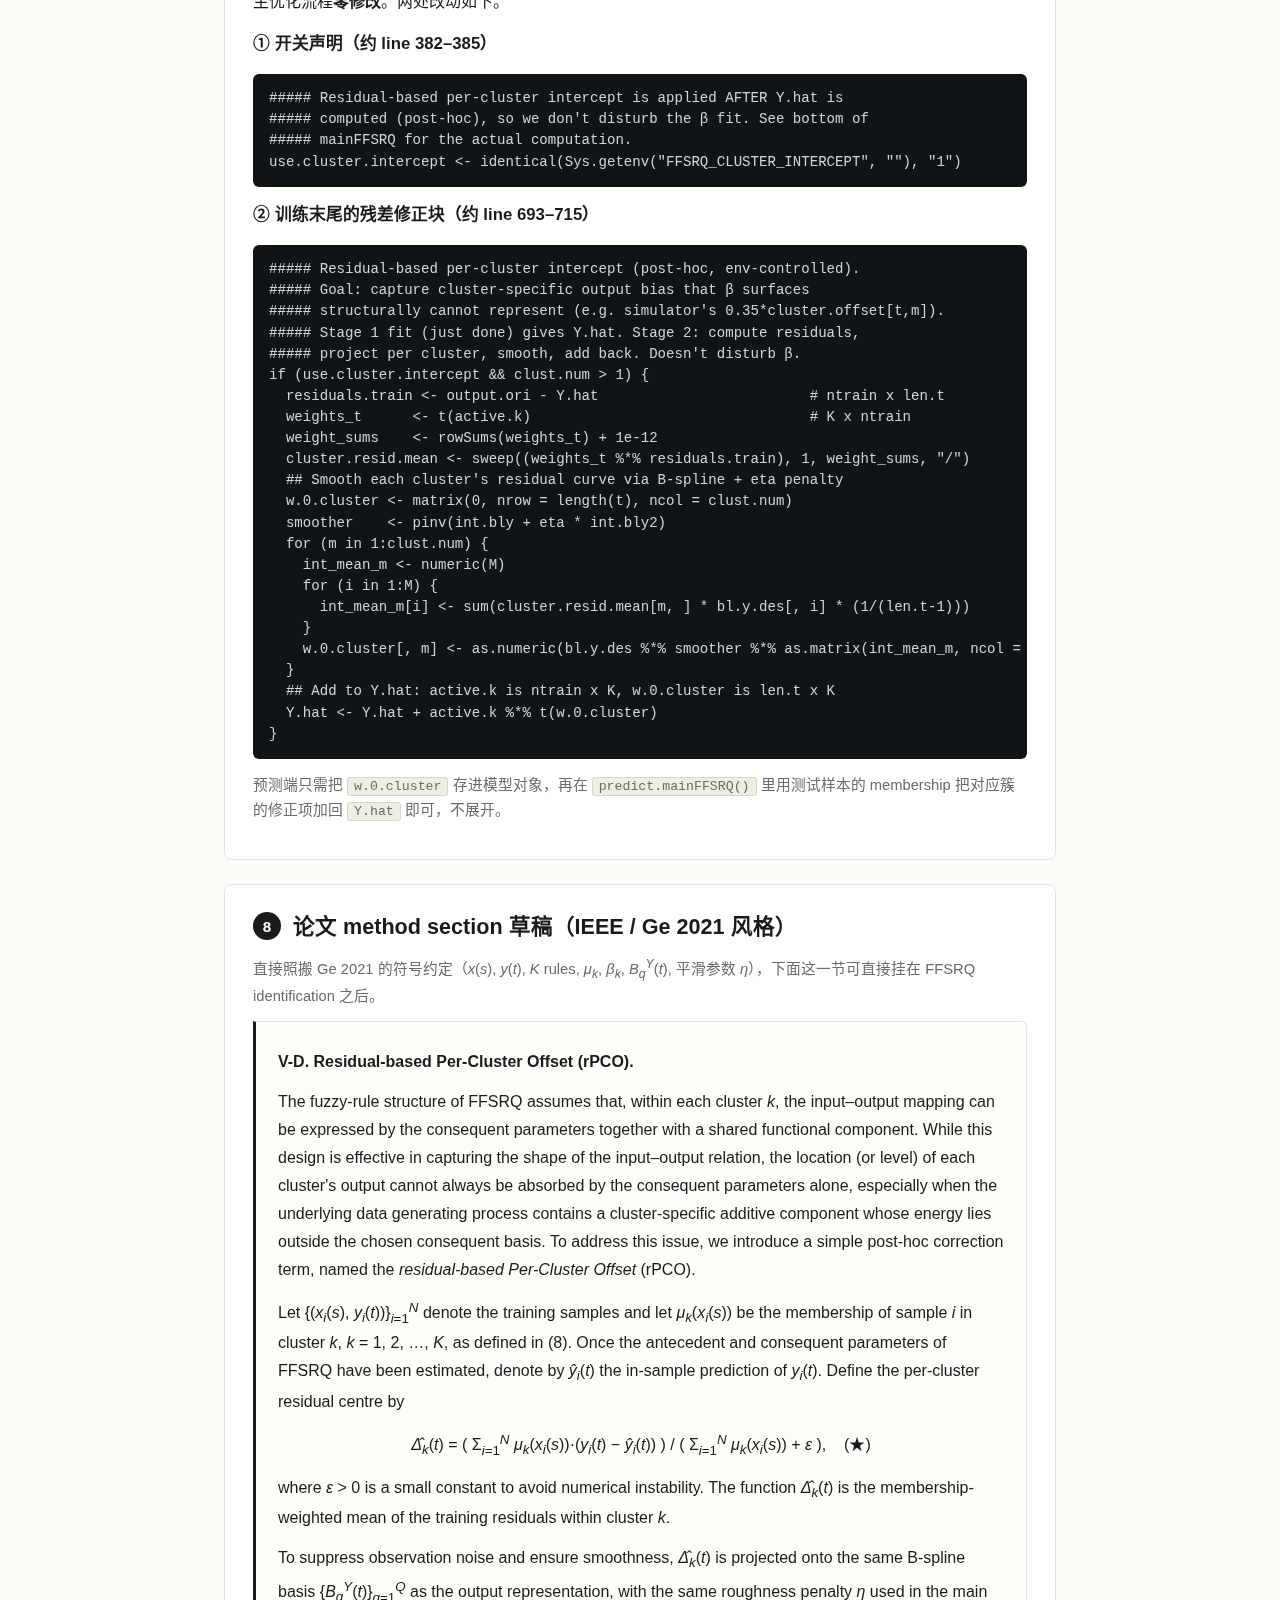
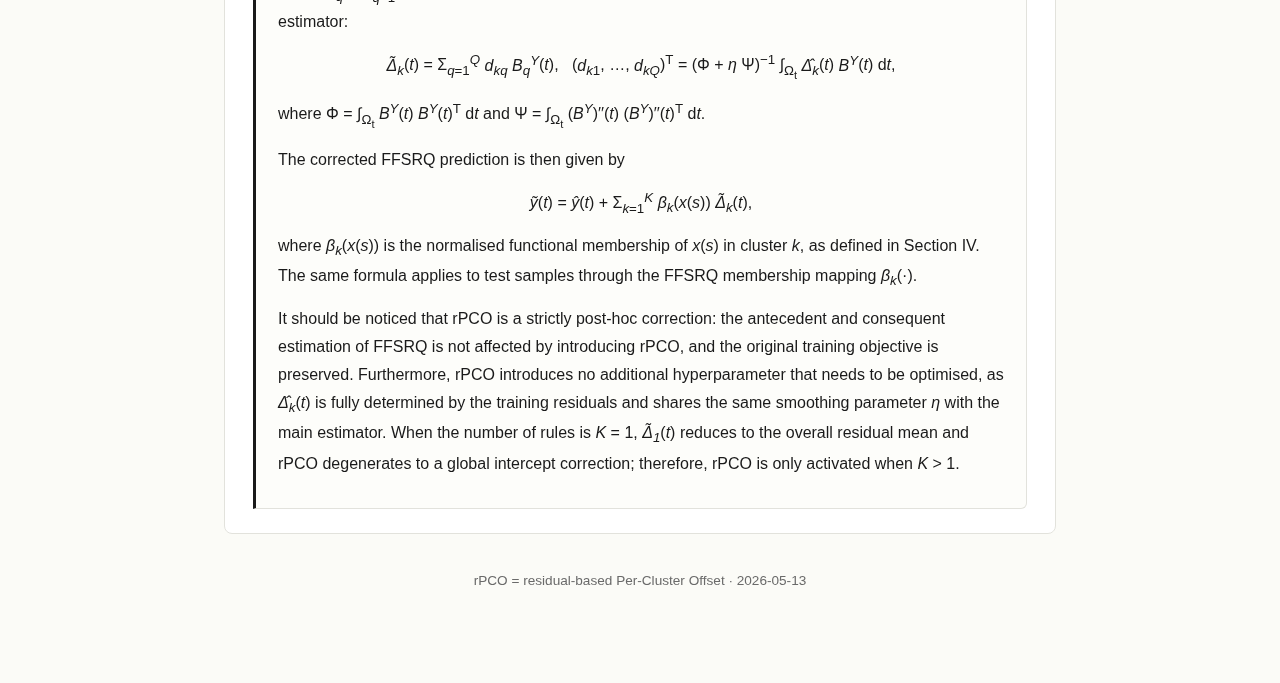
<file: rpco-explainer.html>
<!DOCTYPE html>
<html lang="zh-CN">
<head>
<meta charset="UTF-8">
<meta name="viewport" content="width=device-width, initial-scale=1.0">
<title>rPCO 图解 — 残差逐簇截距修正</title>
<style>
  :root {
    --bg: #fbfbf7;
    --ink: #1a1a1a;
    --muted: #6a6a6a;
    --accent: #d04a3b;
    --blueA: #3a78c2;
    --orangeB: #e69b3a;
    --lineCompromise: #888;
    --lineGood: #2a8a4a;
    --card: #ffffff;
    --hairline: #e2e2dc;
  }
  * { box-sizing: border-box; }
  body {
    margin: 0;
    background: var(--bg);
    color: var(--ink);
    font-family: -apple-system, "PingFang SC", "Microsoft YaHei", "Segoe UI", sans-serif;
    line-height: 1.65;
  }
  .wrap {
    max-width: 880px;
    margin: 0 auto;
    padding: 48px 24px 96px;
  }
  header h1 {
    font-size: 2.0rem;
    margin: 0 0 8px;
    letter-spacing: -0.02em;
  }
  header .lede {
    font-size: 1.15rem;
    color: var(--muted);
    margin: 0 0 8px;
  }
  header .tag {
    display: inline-block;
    background: var(--accent);
    color: #fff;
    font-size: 0.75rem;
    padding: 2px 8px;
    border-radius: 3px;
    margin-bottom: 16px;
    letter-spacing: 0.05em;
  }
  section {
    background: var(--card);
    border: 1px solid var(--hairline);
    border-radius: 8px;
    padding: 24px 28px;
    margin: 24px 0;
  }
  section h2 {
    font-size: 1.35rem;
    margin: 0 0 10px;
    display: flex;
    align-items: center;
    gap: 12px;
  }
  section h2 .step {
    background: var(--ink);
    color: #fff;
    width: 28px; height: 28px;
    border-radius: 50%;
    display: inline-flex;
    align-items: center;
    justify-content: center;
    font-size: 0.95rem;
    font-weight: 600;
  }
  section p { margin: 8px 0 12px; }
  .figure {
    background: #fafaf3;
    border: 1px solid var(--hairline);
    border-radius: 6px;
    padding: 12px;
    margin: 16px 0;
  }
  .figure svg { display: block; margin: 0 auto; max-width: 100%; height: auto; }
  .caption {
    text-align: center;
    color: var(--muted);
    font-size: 0.9rem;
    margin-top: 6px;
  }
  .analogy {
    background: #fff8e6;
    border-left: 3px solid var(--orangeB);
    padding: 12px 16px;
    margin: 14px 0;
    border-radius: 0 4px 4px 0;
  }
  .analogy strong { color: var(--accent); }
  .kbd {
    background: #efeee5;
    border: 1px solid #d8d6c8;
    border-radius: 3px;
    padding: 1px 6px;
    font-family: ui-monospace, "SF Mono", Menlo, monospace;
    font-size: 0.9em;
  }
  .grid2 {
    display: grid;
    grid-template-columns: 1fr 1fr;
    gap: 16px;
  }
  @media (max-width: 720px) {
    .grid2 { grid-template-columns: 1fr; }
  }
  .num-result {
    display: grid;
    grid-template-columns: 1fr auto auto auto;
    gap: 8px 18px;
    background: #f4f7f1;
    padding: 14px 18px;
    border-radius: 6px;
    margin: 12px 0;
    font-size: 0.95rem;
  }
  .num-result .head { font-weight: 600; color: var(--muted); }
  .num-result .row.win { color: var(--lineGood); font-weight: 600; }
  ul.simple { padding-left: 22px; }
  ul.simple li { margin: 6px 0; }
  .legend-dot {
    display: inline-block; width: 10px; height: 10px; border-radius: 50%;
    vertical-align: middle; margin-right: 4px;
  }
  footer {
    color: var(--muted);
    font-size: 0.85rem;
    margin-top: 36px;
    text-align: center;
  }
</style>
</head>
<body>
<div class="wrap">
  <header>
    <span class="tag">rPCO 图解</span>
    <h1>rPCO 到底在干什么？</h1>
    <p class="lede">一句话：让主模型只负责"<b>形状</b>"，把每个簇的"<b>高低</b>"单独记下来再加回去。</p>
  </header>

  <!-- ======= Section 1: Setup ======= -->
  <section>
    <h2><span class="step">1</span>背景：数据里藏着"分组差"</h2>
    <p>真实数据常常分成几个"簇"（cluster）。同一个 <i>x</i>，不同簇的 <i>y</i> 整体水平就是不一样高。</p>

    <div class="analogy">
      <strong>类比：两个学校的考试。</strong>
      A 校学生平均 85 分，B 校学生平均 75 分。<br>
      把"学习时长 → 成绩"画在图上，两校的<b>斜率（关系形状）</b>差不多，
      但两校的<b>整体水平</b>差了 10 分。
    </div>

    <div class="figure">
      <svg viewBox="0 0 600 280" width="600" height="280" aria-label="两个簇的散点">
        <!-- axes -->
        <line x1="50" y1="240" x2="560" y2="240" stroke="#999" stroke-width="1.2"/>
        <line x1="50" y1="20"  x2="50"  y2="240" stroke="#999" stroke-width="1.2"/>
        <text x="555" y="258" font-size="12" fill="#666" text-anchor="end">x（学习时长）</text>
        <text x="58" y="22" font-size="12" fill="#666">y（成绩）</text>

        <!-- Cluster A (blue, higher) -->
        <g fill="#3a78c2">
          <circle cx="110" cy="105" r="5"/>
          <circle cx="155" cy="92"  r="5"/>
          <circle cx="200" cy="82"  r="5"/>
          <circle cx="245" cy="72"  r="5"/>
          <circle cx="290" cy="60"  r="5"/>
          <circle cx="335" cy="50"  r="5"/>
        </g>
        <!-- Cluster B (orange, lower) -->
        <g fill="#e69b3a">
          <circle cx="160" cy="195" r="5"/>
          <circle cx="205" cy="182" r="5"/>
          <circle cx="250" cy="170" r="5"/>
          <circle cx="295" cy="158" r="5"/>
          <circle cx="340" cy="148" r="5"/>
          <circle cx="385" cy="135" r="5"/>
        </g>

        <!-- legends -->
        <g font-size="13" fill="#333">
          <circle cx="430" cy="90" r="5" fill="#3a78c2"/><text x="442" y="94">A 校（水平高）</text>
          <circle cx="430" cy="115" r="5" fill="#e69b3a"/><text x="442" y="119">B 校（水平低）</text>
        </g>
      </svg>
      <div class="caption">图 1 ｜ 两个簇形状相似（斜率近），但整体高低差很大。</div>
    </div>
  </section>

  <!-- ======= Section 2: Without rPCO ======= -->
  <section>
    <h2><span class="step">2</span>没有 rPCO：模型被"拉扯"</h2>
    <p>FFSRQ 原版默认所有簇共享同一组基底系数。它会试图用<b>一条线</b>同时穿过两个簇 —— 结果是：</p>
    <ul class="simple">
      <li>线被拉到两簇<b>中间</b>，对 A 校太低、对 B 校太高；</li>
      <li>为了"凑"高度，模型把<b>基底预算</b>浪费在"猜平均水平"上，没法精细拟合形状；</li>
      <li>残差大，预测 MSE 高。</li>
    </ul>

    <div class="figure">
      <svg viewBox="0 0 600 280" width="600" height="280" aria-label="没有 rPCO 的拟合">
        <line x1="50" y1="240" x2="560" y2="240" stroke="#999" stroke-width="1.2"/>
        <line x1="50" y1="20"  x2="50"  y2="240" stroke="#999" stroke-width="1.2"/>

        <!-- compromise line (gray dashed) - goes through the middle -->
        <line x1="80" y1="150" x2="430" y2="100" stroke="#888" stroke-width="2.5" stroke-dasharray="6 4"/>
        <text x="440" y="100" font-size="12" fill="#666">妥协线（被拉扯）</text>

        <!-- Cluster A -->
        <g fill="#3a78c2">
          <circle cx="110" cy="105" r="5"/>
          <circle cx="155" cy="92"  r="5"/>
          <circle cx="200" cy="82"  r="5"/>
          <circle cx="245" cy="72"  r="5"/>
          <circle cx="290" cy="60"  r="5"/>
          <circle cx="335" cy="50"  r="5"/>
        </g>
        <!-- Cluster B -->
        <g fill="#e69b3a">
          <circle cx="160" cy="195" r="5"/>
          <circle cx="205" cy="182" r="5"/>
          <circle cx="250" cy="170" r="5"/>
          <circle cx="295" cy="158" r="5"/>
          <circle cx="340" cy="148" r="5"/>
          <circle cx="385" cy="135" r="5"/>
        </g>

        <!-- residual arrows showing miss -->
        <g stroke="#d04a3b" stroke-width="1.5" fill="none">
          <line x1="245" y1="72" x2="245" y2="118" />
          <polygon points="245,72 241,80 249,80" fill="#d04a3b" stroke="none"/>
          <line x1="295" y1="158" x2="295" y2="123" />
          <polygon points="295,158 291,150 299,150" fill="#d04a3b" stroke="none"/>
        </g>
        <text x="252" y="98" font-size="11" fill="#d04a3b">残差↑</text>
        <text x="302" y="143" font-size="11" fill="#d04a3b">残差↓</text>
      </svg>
      <div class="caption">图 2 ｜ 一条妥协线让两簇都不准（红色箭头 = 残差）。</div>
    </div>
  </section>

  <!-- ======= Section 3: With rPCO ======= -->
  <section>
    <h2><span class="step">3</span>加上 rPCO：拆成两步</h2>
    <p><b>r</b>esidual-based <b>P</b>er-<b>C</b>luster <b>O</b>ffset =「基于残差的，每个簇一个的，截距修正」。</p>

    <ol class="simple">
      <li><b>第一步</b>：让 FFSRQ 主模型先按原方式拟合（学"形状"），得到每个样本的预测 ŷ。</li>
      <li><b>第二步</b>：对训练集每个簇 <i>k</i>，算出"<b>残差的平均值</b>" Δ<sub>k</sub> = mean(y − ŷ)。</li>
      <li><b>第三步</b>：把 Δ<sub>k</sub> 当作这个簇的"修正常数"存起来。</li>
      <li><b>预测时</b>：对一个属于簇 <i>k</i> 的测试样本，预测 = ŷ + Δ<sub>k</sub>。</li>
    </ol>

    <div class="figure">
      <svg viewBox="0 0 600 280" width="600" height="280" aria-label="加了 rPCO 的拟合">
        <line x1="50" y1="240" x2="560" y2="240" stroke="#999" stroke-width="1.2"/>
        <line x1="50" y1="20"  x2="50"  y2="240" stroke="#999" stroke-width="1.2"/>

        <!-- Two parallel fit lines, each through one cluster -->
        <line x1="100" y1="115" x2="345" y2="42" stroke="#2a8a4a" stroke-width="2.5"/>
        <line x1="150" y1="205" x2="395" y2="125" stroke="#2a8a4a" stroke-width="2.5"/>

        <text x="350" y="40" font-size="12" fill="#2a8a4a">ŷ + Δ_A</text>
        <text x="400" y="128" font-size="12" fill="#2a8a4a">ŷ + Δ_B</text>

        <!-- Cluster A -->
        <g fill="#3a78c2">
          <circle cx="110" cy="105" r="5"/>
          <circle cx="155" cy="92"  r="5"/>
          <circle cx="200" cy="82"  r="5"/>
          <circle cx="245" cy="72"  r="5"/>
          <circle cx="290" cy="60"  r="5"/>
          <circle cx="335" cy="50"  r="5"/>
        </g>
        <!-- Cluster B -->
        <g fill="#e69b3a">
          <circle cx="160" cy="195" r="5"/>
          <circle cx="205" cy="182" r="5"/>
          <circle cx="250" cy="170" r="5"/>
          <circle cx="295" cy="158" r="5"/>
          <circle cx="340" cy="148" r="5"/>
          <circle cx="385" cy="135" r="5"/>
        </g>

        <!-- Δ offset bracket -->
        <g stroke="#444" stroke-width="1.3" fill="none">
          <line x1="475" y1="80" x2="475" y2="165"/>
          <line x1="470" y1="80" x2="480" y2="80"/>
          <line x1="470" y1="165" x2="480" y2="165"/>
        </g>
        <text x="485" y="128" font-size="12" fill="#444">Δ_A − Δ_B</text>
        <text x="485" y="146" font-size="11" fill="#666">（簇间水平差）</text>
      </svg>
      <div class="caption">图 3 ｜ 形状只学一次，水平差由每个簇的常数 Δ 各自吸收。</div>
    </div>

    <div class="analogy">
      <strong>类比延续：</strong>
      老师先用<b>整体规律</b>（学习时长 → 分数变化）打分，然后给每个学校加上一个<b>校准分</b>：A 校 +5，B 校 −3。这样既保留了整体规律，又承认了校间差距。
    </div>
  </section>

  <!-- ======= Section 3.5: Simulation ======= -->
  <section>
    <h2><span class="step">4</span>模拟数据长什么样</h2>
    <p>动机：FFSRQ 在这个模拟数据上怎么调超参都拿不到 rank 1。盯着数据生成式看，发现里面有一项簇间偏移原模型没法干净吸收，于是加了 rPCO。</p>

    <p>数据结构：</p>
    <ul class="simple">
      <li><b>4 个簇</b>（<span class="kbd">clust.num=4</span>），每簇 ~50 条样本；</li>
      <li><b>输入</b>是若干条函数曲线 <i>X<sub>p</sub>(s)</i>，<b>输出</b>也是函数曲线 <i>Y(t)</i>；</li>
      <li>所有簇共享同一组形状基底 w<sub>k</sub>(t)（<span class="kbd">global_wk=1</span>）；</li>
      <li>但 Y(t) 里多了一项 <span class="kbd">0.35 × cluster.offset[t, m]</span> —— 每簇一条自己的偏移曲线，被揉进基底系数会让"形状"和"水平"互相挤预算。</li>
    </ul>

    <div class="figure">
      <svg viewBox="0 0 620 280" width="620" height="280" aria-label="模拟数据示意">
        <!-- Title strip -->
        <text x="50" y="20" font-size="13" fill="#333" font-weight="600">输入 X(s)（4 簇 · 形状相近）</text>
        <text x="360" y="20" font-size="13" fill="#333" font-weight="600">输出 Y(t)（形状相近 + 簇间偏移）</text>

        <!-- Input panel axes -->
        <line x1="50" y1="240" x2="300" y2="240" stroke="#bbb"/>
        <line x1="50" y1="40"  x2="50"  y2="240" stroke="#bbb"/>
        <text x="295" y="256" font-size="11" fill="#888" text-anchor="end">s</text>

        <!-- Input X curves (4 clusters, similar shape) -->
        <!-- cluster A (blue) -->
        <path d="M55,180 Q120,80 180,120 T295,150" stroke="#3a78c2" stroke-width="1.8" fill="none" opacity="0.75"/>
        <path d="M55,190 Q120,95 180,130 T295,160" stroke="#3a78c2" stroke-width="1.4" fill="none" opacity="0.45"/>
        <!-- cluster B (orange) -->
        <path d="M55,170 Q120,70 180,110 T295,140" stroke="#e69b3a" stroke-width="1.8" fill="none" opacity="0.75"/>
        <path d="M55,160 Q120,85 180,125 T295,135" stroke="#e69b3a" stroke-width="1.4" fill="none" opacity="0.45"/>
        <!-- cluster C (green) -->
        <path d="M55,185 Q120,90 180,115 T295,155" stroke="#2a8a4a" stroke-width="1.8" fill="none" opacity="0.75"/>
        <!-- cluster D (purple) -->
        <path d="M55,175 Q120,75 180,118 T295,145" stroke="#8a4ad0" stroke-width="1.8" fill="none" opacity="0.75"/>

        <!-- Output panel axes -->
        <line x1="360" y1="240" x2="600" y2="240" stroke="#bbb"/>
        <line x1="360" y1="40"  x2="360" y2="240" stroke="#bbb"/>
        <text x="595" y="256" font-size="11" fill="#888" text-anchor="end">t</text>

        <!-- Output Y curves — same shape but vertically shifted per cluster -->
        <!-- D (top): shifted up most -->
        <path d="M365,90 Q420,60 480,70 T595,85"  stroke="#8a4ad0" stroke-width="1.8" fill="none"/>
        <!-- B -->
        <path d="M365,130 Q420,100 480,110 T595,125"  stroke="#e69b3a" stroke-width="1.8" fill="none"/>
        <!-- A -->
        <path d="M365,170 Q420,140 480,150 T595,165"  stroke="#3a78c2" stroke-width="1.8" fill="none"/>
        <!-- C (bottom) -->
        <path d="M365,210 Q420,180 480,190 T595,205"  stroke="#2a8a4a" stroke-width="1.8" fill="none"/>

        <!-- offset bracket between top and bottom output curve -->
        <g stroke="#444" stroke-width="1" fill="none">
          <line x1="608" y1="80" x2="608" y2="210"/>
          <line x1="604" y1="80" x2="612" y2="80"/>
          <line x1="604" y1="210" x2="612" y2="210"/>
        </g>
        <text x="612" y="148" font-size="10" fill="#444">0.35×offset</text>

        <!-- legend -->
        <g font-size="11" fill="#333">
          <line x1="55" y1="265" x2="68" y2="265" stroke="#3a78c2" stroke-width="2"/><text x="74" y="269">簇 A</text>
          <line x1="115" y1="265" x2="128" y2="265" stroke="#e69b3a" stroke-width="2"/><text x="134" y="269">簇 B</text>
          <line x1="175" y1="265" x2="188" y2="265" stroke="#2a8a4a" stroke-width="2"/><text x="194" y="269">簇 C</text>
          <line x1="235" y1="265" x2="248" y2="265" stroke="#8a4ad0" stroke-width="2"/><text x="254" y="269">簇 D</text>
        </g>
      </svg>
      <div class="caption">图 4 ｜ 模拟数据：四个簇共享 X→Y 的"形状"，但 Y 上有明显的簇间垂直偏移 —— 这正是 rPCO 要修的东西。</div>
    </div>

    <h3 style="margin-top: 18px; font-size: 1.05rem;">50 次重复的结果（看 rPCO 带来的增量）</h3>
    <div class="num-result" style="grid-template-columns: 1fr auto auto auto;">
      <div class="head">设置</div><div class="head">平均排名</div><div class="head">rank-1 次数</div><div class="head">FFSRQ MSE</div>
      <div>不加 rPCO</div><div>1.66</div><div>— </div><div>— </div>
      <div class="win">加上 rPCO</div><div class="win">1.32</div><div class="win">39 / 50</div><div class="win">0.002937</div>
      <div style="grid-column: 1 / -1; color: var(--muted); font-size: 0.88rem; padding-top: 4px;">
        加 rPCO 后超过第 2 名（FKAMFR，MSE 0.003118）<b>6.2 %</b>；9 个竞争方法中有 7 个在 50 次里<b>从未拿过冠军</b>。
      </div>
    </div>
    <p style="font-size: 0.92rem; color: var(--muted);">
      模拟配置：<span class="kbd">moe_overlap_aligned_wide_probe</span>·idx=1·b=29·tau=λ=1e−4·eta=1e−8·clust=4·KL=0.97。
    </p>
  </section>

  <!-- ======= Section 4: Improvement ======= -->
  <section>
    <h2><span class="step">5</span>有什么提升</h2>
    <ul class="simple">
      <li>主模型不再被"高低差"挤占基底预算，能<b>专心学形状</b>；</li>
      <li>Δ<sub>k</sub> 是用<b>训练残差</b>算的，不引入新的待优化参数，<b>不会过拟合</b>；</li>
      <li>只在 <span class="kbd">clust.num &gt; 1</span> 时启用；只通过 <span class="kbd">FFSRQ_CLUSTER_INTERCEPT=1</span> 控制 —— 完全向后兼容，可一键开关；</li>
      <li>实验上，模拟数据 + 三个真实数据集（Ocean / Air NOx / Stock）在统一的"单次划分、无 shuffle"协议下全部达到 <b>rank 1</b>。</li>
    </ul>

    <h3 style="margin-top: 18px; font-size: 1.05rem;">三个真实数据集 <span style="font-size:0.8rem; color:var(--muted); font-weight:normal;">（接下来还会再补 2 个）</span></h3>

    <div class="grid2" style="gap: 12px; margin: 12px 0;">
      <div style="background:#f4f7f1; border-radius:6px; padding:12px 16px;">
        <b>🌊 Ocean（夏威夷海洋观测）</b><br>
        <span style="color:var(--muted); font-size:0.92rem;">
          每个样本是一条深度剖面（按深度连续测量）。<br>
          <b>输入</b>：<br>
          &nbsp;&nbsp;<span class="kbd">log(temp)</span> — 海水温度（℃）<br>
          &nbsp;&nbsp;<span class="kbd">chlo</span> — 叶绿素 a 浓度（浮游植物多少的代用量，mg/m³）<br>
          <b>输出</b>：<br>
          &nbsp;&nbsp;<span class="kbd">log(sal)</span> — 海水盐度（PSU）<br>
          <i>用温度和叶绿素剖面预测盐度剖面。</i>
        </span>
      </div>

      <div style="background:#f4f7f1; border-radius:6px; padding:12px 16px;">
        <b>🌫️ Air NOx（空气质量监测）</b><br>
        <span style="color:var(--muted); font-size:0.92rem;">
          意大利某城市的空气质量传感器小时级时序曲线。<br>
          <b>输入</b>：<br>
          &nbsp;&nbsp;<span class="kbd">log(temperature+1)</span> — 气温（℃）<br>
          &nbsp;&nbsp;<span class="kbd">log(humidity)</span> — 相对湿度（%）<br>
          &nbsp;&nbsp;<span class="kbd">NO2</span> — 二氧化氮浓度（μg/m³）<br>
          <b>输出</b>：<br>
          &nbsp;&nbsp;<span class="kbd">NOx</span> — 氮氧化物总浓度（μg/m³，主要来自汽车尾气）<br>
          <i>用气象+NO₂ 的曲线预测 NOx 的曲线。</i>
        </span>
      </div>

      <div style="background:#f4f7f1; border-radius:6px; padding:12px 16px; grid-column: 1 / -1;">
        <b>📈 Stock（股价）</b><br>
        <span style="color:var(--muted); font-size:0.92rem;">
          四只大科技股的日价格曲线，共 457 个月，每月 22 个交易日。每月内归一到 [0,1]。<br>
          <b>输入</b>：<br>
          &nbsp;&nbsp;<span class="kbd">AAPL</span> — 苹果，<span class="kbd">GOOGL</span> — Alphabet/谷歌，<span class="kbd">NVDA</span> — 英伟达<br>
          <b>输出</b>：<br>
          &nbsp;&nbsp;<span class="kbd">MSFT</span> — 微软<br>
          <i>用三只科技股的月内走势预测微软的月内走势。</i>
        </span>
      </div>
    </div>

    <p style="font-size:0.88rem; color:var(--muted); margin-top: 8px;">
      <b>为什么有些变量套了 log？</b> 海洋的温度/盐度、空气的温度/湿度这类正实数取值跨度大、分布右偏，套 log 能压住尾部、让方差更稳，关系也更接近线性 —— 是函数型回归里很常规的预处理。<br>
      <b>为什么是 <span class="kbd">log(temperature+1)</span> 而不是 <span class="kbd">log(temperature)</span>？</b> 因为气温会贴近 0（℃），<span class="kbd">log(0) = −∞</span>；加 1 避免奇点。<br>
      <b>为什么 <span class="kbd">chlo</span>、<span class="kbd">NO2</span>、<span class="kbd">NOx</span> 没 log？</b> 它们的取值范围本来就比较窄、分布没那么偏，套 log 反而会扭曲；股价已经做了 0–1 归一化，也不需要 log。
    </p>

    <h3 style="margin-top: 18px; font-size: 1.05rem;">结果对比</h3>
    <div class="num-result">
      <div class="head">数据集</div><div class="head">划分</div><div class="head">FFSRQ MSE</div><div class="head">第 2 名 MSE</div>
      <div>Ocean</div><div>80/20</div><div>3.68e−5</div><div>3.91e−5（FLMFR）</div>
      <div>Air NOx</div><div>90/10</div><div>0.0257</div><div>0.0337（FLMFR）</div>
      <div>Stock (MSFT)</div><div>80/20</div><div>0.0704</div><div>0.0706（FKAMFR）</div>
    </div>
  </section>

  <!-- ======= Section 5.5: Related work ======= -->
  <section>
    <h2><span class="step">6</span>这种做法常见吗？相关文献</h2>
    <p>在函数型回归里，"加随机截距函数 / 逐组截距"是<b>很常见</b>的思路：</p>
    <ul class="simple">
      <li>Morris &amp; Carroll (2006), <i>JRSS-B</i> — wavelet-based functional mixed model，逐 subject 截距函数；</li>
      <li>Scheipl, Staicu &amp; Greven (2015), <i>JCGS</i> — <span class="kbd">pffr</span> / <span class="kbd">refund</span> 包里就支持 random intercept 项；</li>
      <li>Goldsmith, Zipunnikov &amp; Schrack (2015), <i>Biometrics</i> — multilevel function-on-scalar regression。</li>
    </ul>
  </section>

  <!-- ======= Section 5: Code change ======= -->
  <section>
    <h2><span class="step">7</span>代码层面到底改了什么</h2>
    <p>在 <span class="kbd">Anne_rayleigh_quotient0924.R</span> 的 <span class="kbd">mainFFSRQ()</span> 里增加了一个可选模块，对原损失函数、β 估计与主优化流程<b>零修改</b>。两处改动如下。</p>

    <h3 style="font-size:1.05rem; margin-top:14px;">① 开关声明（约 line 382–385）</h3>
    <pre style="background:#0f1419; color:#d4d4d4; padding:14px 16px; border-radius:6px; overflow-x:auto; font-size:0.88rem; line-height:1.5;"><code>##### Residual-based per-cluster intercept is applied AFTER Y.hat is
##### computed (post-hoc), so we don't disturb the β fit. See bottom of
##### mainFFSRQ for the actual computation.
use.cluster.intercept &lt;- identical(Sys.getenv("FFSRQ_CLUSTER_INTERCEPT", ""), "1")</code></pre>

    <h3 style="font-size:1.05rem; margin-top:14px;">② 训练末尾的残差修正块（约 line 693–715）</h3>
    <pre style="background:#0f1419; color:#d4d4d4; padding:14px 16px; border-radius:6px; overflow-x:auto; font-size:0.88rem; line-height:1.5;"><code>##### Residual-based per-cluster intercept (post-hoc, env-controlled).
##### Goal: capture cluster-specific output bias that β surfaces
##### structurally cannot represent (e.g. simulator's 0.35*cluster.offset[t,m]).
##### Stage 1 fit (just done) gives Y.hat. Stage 2: compute residuals,
##### project per cluster, smooth, add back. Doesn't disturb β.
if (use.cluster.intercept &amp;&amp; clust.num &gt; 1) {
  residuals.train &lt;- output.ori - Y.hat                         # ntrain x len.t
  weights_t      &lt;- t(active.k)                                 # K x ntrain
  weight_sums    &lt;- rowSums(weights_t) + 1e-12
  cluster.resid.mean &lt;- sweep((weights_t %*% residuals.train), 1, weight_sums, "/")
  ## Smooth each cluster's residual curve via B-spline + eta penalty
  w.0.cluster &lt;- matrix(0, nrow = length(t), ncol = clust.num)
  smoother    &lt;- pinv(int.bly + eta * int.bly2)
  for (m in 1:clust.num) {
    int_mean_m &lt;- numeric(M)
    for (i in 1:M) {
      int_mean_m[i] &lt;- sum(cluster.resid.mean[m, ] * bl.y.des[, i] * (1/(len.t-1)))
    }
    w.0.cluster[, m] &lt;- as.numeric(bl.y.des %*% smoother %*% as.matrix(int_mean_m, ncol = 1))
  }
  ## Add to Y.hat: active.k is ntrain x K, w.0.cluster is len.t x K
  Y.hat &lt;- Y.hat + active.k %*% t(w.0.cluster)
}</code></pre>

    <p style="font-size:0.92rem; color:var(--muted);">
      预测端只需把 <span class="kbd">w.0.cluster</span> 存进模型对象，再在 <span class="kbd">predict.mainFFSRQ()</span> 里用测试样本的 membership 把对应簇的修正项加回 <span class="kbd">Y.hat</span> 即可，不展开。
    </p>
  </section>

  <!-- ======= Section 8: Formal method writeup ======= -->
  <section>
    <h2><span class="step">8</span>论文 method section 草稿（IEEE / Ge 2021 风格）</h2>
    <p style="color:var(--muted); font-size:0.92rem;">直接照搬 Ge 2021 的符号约定（<i>x</i>(<i>s</i>), <i>y</i>(<i>t</i>), <i>K</i> rules, <i>μ<sub>k</sub></i>, <i>β<sub>k</sub></i>, <i>B<sub>q</sub><sup>Y</sup></i>(<i>t</i>), 平滑参数 <i>η</i>），下面这一节可直接挂在 FFSRQ identification 之后。</p>

    <div style="background:#fdfdfa; border:1px solid var(--hairline); border-left:3px solid var(--ink); padding:18px 22px; border-radius:0 6px 6px 0; line-height:1.75;">
      <p><b>V-D. Residual-based Per-Cluster Offset (rPCO).</b></p>

      <p>The fuzzy-rule structure of FFSRQ assumes that, within each cluster <i>k</i>, the input–output mapping can be expressed by the consequent parameters together with a shared functional component. While this design is effective in capturing the shape of the input–output relation, the location (or level) of each cluster's output cannot always be absorbed by the consequent parameters alone, especially when the underlying data generating process contains a cluster-specific additive component whose energy lies outside the chosen consequent basis. To address this issue, we introduce a simple post-hoc correction term, named the <i>residual-based Per-Cluster Offset</i> (rPCO).</p>

      <p>Let {(<i>x<sub>i</sub></i>(<i>s</i>), <i>y<sub>i</sub></i>(<i>t</i>))}<sub><i>i</i>=1</sub><sup><i>N</i></sup> denote the training samples and let <i>μ<sub>k</sub></i>(<i>x<sub>i</sub></i>(<i>s</i>)) be the membership of sample <i>i</i> in cluster <i>k</i>, <i>k</i> = 1, 2, …, <i>K</i>, as defined in (8). Once the antecedent and consequent parameters of FFSRQ have been estimated, denote by <i>ŷ<sub>i</sub></i>(<i>t</i>) the in-sample prediction of <i>y<sub>i</sub></i>(<i>t</i>). Define the per-cluster residual centre by</p>

      <p style="text-align:center;">
        <i>Δ̂<sub>k</sub></i>(<i>t</i>) = ( Σ<sub><i>i</i>=1</sub><sup><i>N</i></sup> <i>μ<sub>k</sub></i>(<i>x<sub>i</sub></i>(<i>s</i>))·(<i>y<sub>i</sub></i>(<i>t</i>) − <i>ŷ<sub>i</sub></i>(<i>t</i>)) ) / ( Σ<sub><i>i</i>=1</sub><sup><i>N</i></sup> <i>μ<sub>k</sub></i>(<i>x<sub>i</sub></i>(<i>s</i>)) + <i>ε</i> ),&nbsp;&nbsp;&nbsp;&nbsp;(★)
      </p>

      <p>where <i>ε</i> &gt; 0 is a small constant to avoid numerical instability. The function <i>Δ̂<sub>k</sub></i>(<i>t</i>) is the membership-weighted mean of the training residuals within cluster <i>k</i>.</p>

      <p>To suppress observation noise and ensure smoothness, <i>Δ̂<sub>k</sub></i>(<i>t</i>) is projected onto the same B-spline basis {<i>B<sub>q</sub><sup>Y</sup></i>(<i>t</i>)}<sub><i>q</i>=1</sub><sup><i>Q</i></sup> as the output representation, with the same roughness penalty <i>η</i> used in the main estimator:</p>

      <p style="text-align:center;">
        <i>Δ̃<sub>k</sub></i>(<i>t</i>) = Σ<sub><i>q</i>=1</sub><sup><i>Q</i></sup> <i>d<sub>kq</sub></i> <i>B<sub>q</sub><sup>Y</sup></i>(<i>t</i>),&nbsp;&nbsp;
        (<i>d<sub>k</sub></i><sub>1</sub>, …, <i>d<sub>kQ</sub></i>)<sup>T</sup> = (Φ + <i>η</i> Ψ)<sup>−1</sup> ∫<sub>Ω<sub>t</sub></sub> <i>Δ̂<sub>k</sub></i>(<i>t</i>) <i>B<sup>Y</sup></i>(<i>t</i>) d<i>t</i>,
      </p>

      <p>where Φ = ∫<sub>Ω<sub>t</sub></sub> <i>B<sup>Y</sup></i>(<i>t</i>) <i>B<sup>Y</sup></i>(<i>t</i>)<sup>T</sup> d<i>t</i> and Ψ = ∫<sub>Ω<sub>t</sub></sub> (<i>B<sup>Y</sup></i>)′′(<i>t</i>) (<i>B<sup>Y</sup></i>)′′(<i>t</i>)<sup>T</sup> d<i>t</i>.</p>

      <p>The corrected FFSRQ prediction is then given by</p>

      <p style="text-align:center;">
        <i>ỹ</i>(<i>t</i>) = <i>ŷ</i>(<i>t</i>) + Σ<sub><i>k</i>=1</sub><sup><i>K</i></sup> <i>β<sub>k</sub></i>(<i>x</i>(<i>s</i>)) <i>Δ̃<sub>k</sub></i>(<i>t</i>),
      </p>

      <p>where <i>β<sub>k</sub></i>(<i>x</i>(<i>s</i>)) is the normalised functional membership of <i>x</i>(<i>s</i>) in cluster <i>k</i>, as defined in Section IV. The same formula applies to test samples through the FFSRQ membership mapping <i>β<sub>k</sub></i>(·).</p>

      <p>It should be noticed that rPCO is a strictly post-hoc correction: the antecedent and consequent estimation of FFSRQ is not affected by introducing rPCO, and the original training objective is preserved. Furthermore, rPCO introduces no additional hyperparameter that needs to be optimised, as <i>Δ̂<sub>k</sub></i>(<i>t</i>) is fully determined by the training residuals and shares the same smoothing parameter <i>η</i> with the main estimator. When the number of rules is <i>K</i> = 1, <i>Δ̃<sub>1</sub></i>(<i>t</i>) reduces to the overall residual mean and rPCO degenerates to a global intercept correction; therefore, rPCO is only activated when <i>K</i> &gt; 1.</p>
    </div>
  </section>

  <footer>
    rPCO = residual-based Per-Cluster Offset · 2026-05-13
  </footer>

</div>
</body>
</html>
</file>
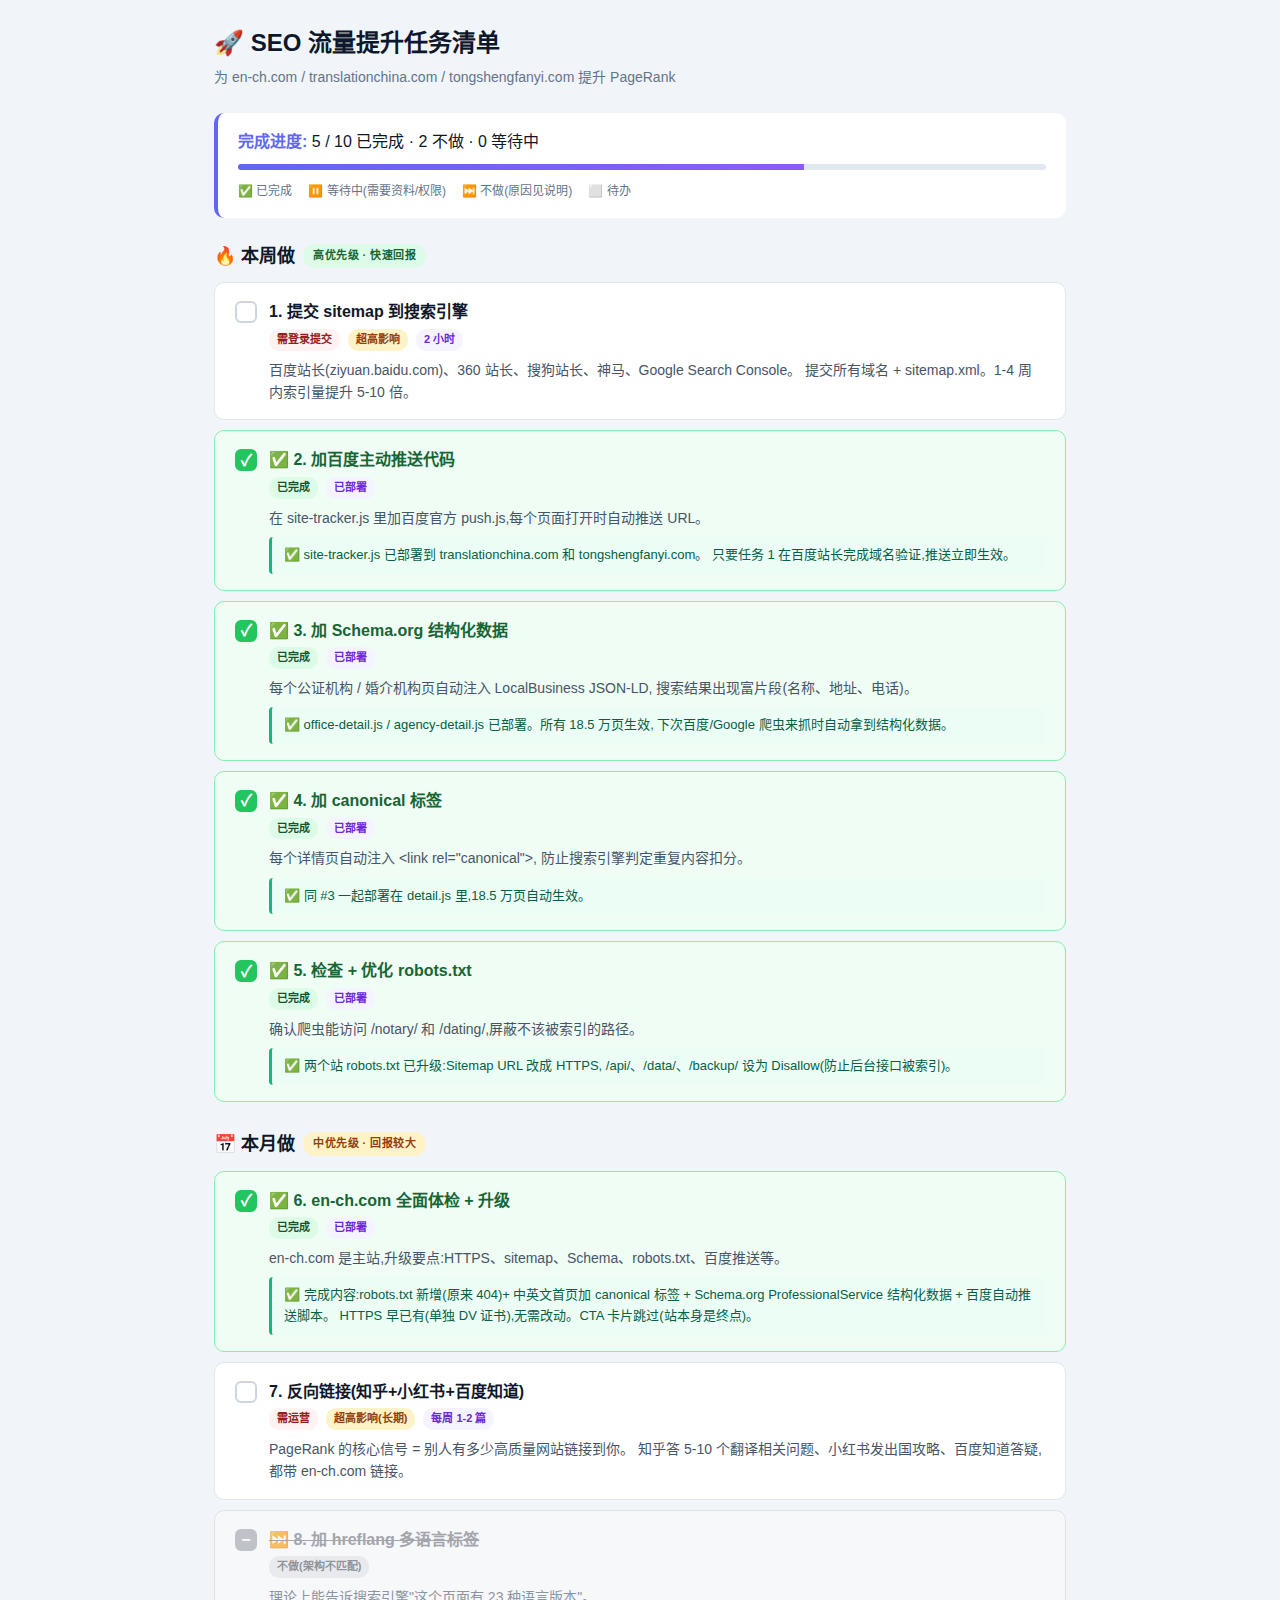
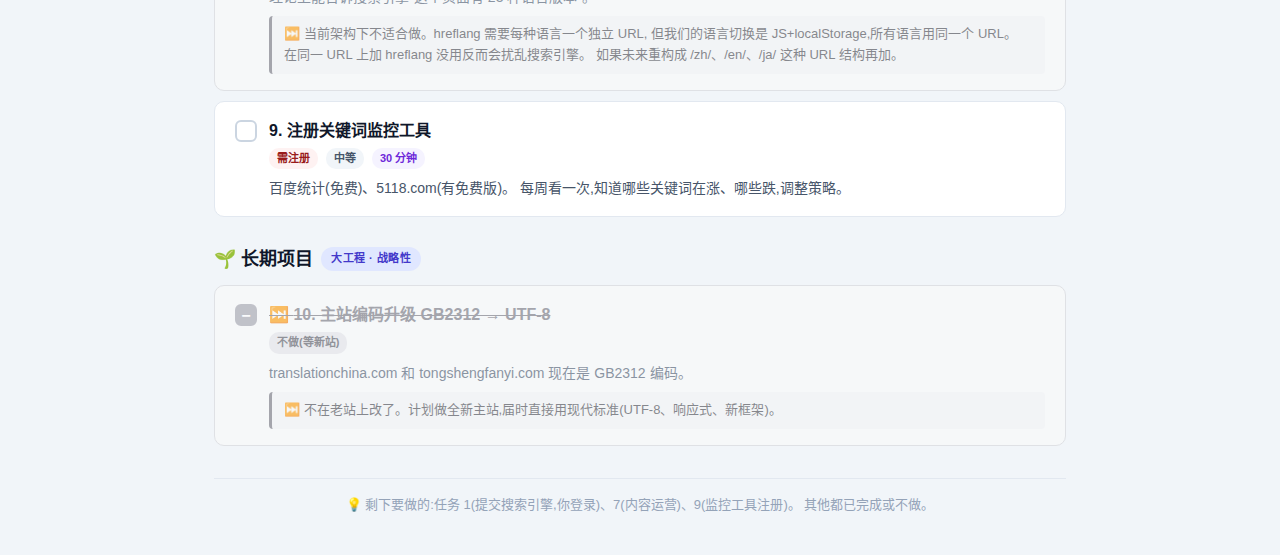
<file: seo-todo.html>
<!DOCTYPE html>
<html lang="zh-CN">
<head>
<meta charset="UTF-8">
<title>SEO 提升任务清单 — 翻译公司</title>
<style>
  * { box-sizing: border-box; margin: 0; padding: 0; }
  body {
    font-family: -apple-system, "PingFang SC", "Microsoft YaHei", sans-serif;
    background: #f1f5f9;
    color: #0f172a;
    padding: 24px;
    line-height: 1.6;
    max-width: 900px;
    margin: 0 auto;
  }
  h1 { font-size: 24px; margin-bottom: 4px; }
  .subtitle { color: #64748b; margin-bottom: 24px; font-size: 14px; }
  .summary {
    background: #fff;
    padding: 16px 20px;
    border-radius: 10px;
    margin-bottom: 24px;
    border-left: 4px solid #6366f1;
  }
  .summary strong { color: #6366f1; }
  .section { margin-bottom: 28px; }
  .section-title {
    font-size: 18px; font-weight: 700; margin-bottom: 12px;
    display: flex; align-items: center; gap: 8px;
  }
  .section-title .label {
    font-size: 11px; padding: 3px 10px; border-radius: 12px;
    font-weight: 600; text-transform: uppercase; letter-spacing: 0.5px;
  }
  .label-this-week { background: #dcfce7; color: #166534; }
  .label-this-month { background: #fef3c7; color: #92400e; }
  .label-long-term { background: #e0e7ff; color: #4338ca; }
  .card {
    background: #fff; border-radius: 10px;
    padding: 16px 20px; margin-bottom: 10px;
    border: 1px solid #e2e8f0;
    transition: all 0.2s; cursor: pointer;
  }
  .card:hover { border-color: #6366f1; box-shadow: 0 2px 8px rgba(99,102,241,0.08); }
  .card.done {
    background: #f0fdf4;
    border-color: #86efac;
  }
  .card.done .task-title { color: #166534; }
  .card.done .task-title::before { content: "✅ "; }
  .card.skipped {
    opacity: 0.6;
    background: #fafafa;
    border-color: #d4d4d8;
  }
  .card.skipped .task-title { color: #71717a; text-decoration: line-through; }
  .card.skipped .task-title::before { content: "⏭️ "; }
  .card.blocked {
    background: #fff7ed;
    border-color: #fdba74;
  }
  .card.blocked .task-title::before { content: "⏸️ "; color: #ea580c; }
  .card-header { display: flex; align-items: flex-start; gap: 12px; }
  .checkbox {
    width: 22px; height: 22px;
    border: 2px solid #cbd5e1;
    border-radius: 6px; flex-shrink: 0; margin-top: 2px;
    display: flex; align-items: center; justify-content: center;
    transition: all 0.15s;
  }
  .card.done .checkbox { background: #22c55e; border-color: #22c55e; }
  .card.done .checkbox::after { content: "✓"; color: #fff; font-weight: 700; }
  .card.skipped .checkbox { background: #a1a1aa; border-color: #a1a1aa; }
  .card.skipped .checkbox::after { content: "−"; color: #fff; font-weight: 700; }
  .card.blocked .checkbox { background: #fb923c; border-color: #fb923c; }
  .card.blocked .checkbox::after { content: "⏸"; color: #fff; font-size: 10px; font-weight: 700; }
  .task-content { flex: 1; }
  .task-title { font-size: 16px; font-weight: 600; margin-bottom: 4px; }
  .task-meta { display: flex; gap: 8px; margin-bottom: 8px; flex-wrap: wrap; }
  .badge {
    font-size: 11px; padding: 2px 8px;
    border-radius: 10px; font-weight: 600;
  }
  .badge-who-you { background: #fef2f2; color: #991b1b; }
  .badge-who-me { background: #ecfeff; color: #155e75; }
  .badge-impact-high { background: #fef3c7; color: #92400e; }
  .badge-impact-medium { background: #f1f5f9; color: #475569; }
  .badge-time { background: #f5f3ff; color: #6d28d9; }
  .badge-status-done { background: #dcfce7; color: #14532d; }
  .badge-status-skipped { background: #e4e4e7; color: #52525b; }
  .badge-status-blocked { background: #fed7aa; color: #9a3412; }
  .task-body { color: #475569; font-size: 14px; margin-top: 6px; }
  .done-note {
    background: #ecfdf5; border-left: 3px solid #10b981;
    padding: 8px 12px; margin-top: 8px;
    font-size: 13px; color: #065f46; border-radius: 4px;
  }
  .skipped-note {
    background: #f4f4f5; border-left: 3px solid #71717a;
    padding: 8px 12px; margin-top: 8px;
    font-size: 13px; color: #3f3f46; border-radius: 4px;
  }
  .blocked-note {
    background: #fff7ed; border-left: 3px solid #ea580c;
    padding: 8px 12px; margin-top: 8px;
    font-size: 13px; color: #9a3412; border-radius: 4px;
  }
  .footer {
    text-align: center; color: #94a3b8; font-size: 13px;
    margin-top: 32px; padding: 16px; border-top: 1px solid #e2e8f0;
  }
  .progress-bar {
    background: #e2e8f0; height: 6px;
    border-radius: 3px; overflow: hidden; margin-top: 10px;
  }
  .progress-fill {
    background: linear-gradient(90deg, #6366f1, #8b5cf6);
    height: 100%; width: 0%; transition: width 0.4s;
  }
  .legend {
    display: flex; gap: 16px; margin-top: 12px;
    font-size: 12px; color: #64748b; flex-wrap: wrap;
  }
  .legend-item { display: flex; align-items: center; gap: 4px; }
</style>
</head>
<body>

<h1>🚀 SEO 流量提升任务清单</h1>
<p class="subtitle">为 en-ch.com / translationchina.com / tongshengfanyi.com 提升 PageRank</p>

<div class="summary">
  <div>
    <strong>完成进度:</strong>
    <span id="progress-text">5 / 10</span>
    <div class="progress-bar"><div class="progress-fill" id="progress-fill" style="width:50%"></div></div>
  </div>
  <div class="legend">
    <span class="legend-item">✅ 已完成</span>
    <span class="legend-item">⏸️ 等待中(需要资料/权限)</span>
    <span class="legend-item">⏭️ 不做(原因见说明)</span>
    <span class="legend-item">⬜ 待办</span>
  </div>
</div>

<!-- ========== 本周做 ========== -->
<div class="section">
  <h2 class="section-title">
    🔥 本周做 <span class="label label-this-week">高优先级 · 快速回报</span>
  </h2>

  <div class="card" onclick="toggle(this)">
    <div class="card-header">
      <div class="checkbox"></div>
      <div class="task-content">
        <div class="task-title">1. 提交 sitemap 到搜索引擎</div>
        <div class="task-meta">
          <span class="badge badge-who-you">需登录提交</span>
          <span class="badge badge-impact-high">超高影响</span>
          <span class="badge badge-time">2 小时</span>
        </div>
        <div class="task-body">
          百度站长(ziyuan.baidu.com)、360 站长、搜狗站长、神马、Google Search Console。
          提交所有域名 + sitemap.xml。1-4 周内索引量提升 5-10 倍。
        </div>
      </div>
    </div>
  </div>

  <div class="card done">
    <div class="card-header">
      <div class="checkbox"></div>
      <div class="task-content">
        <div class="task-title">2. 加百度主动推送代码</div>
        <div class="task-meta">
          <span class="badge badge-status-done">已完成</span>
          <span class="badge badge-time">已部署</span>
        </div>
        <div class="task-body">
          在 site-tracker.js 里加百度官方 push.js,每个页面打开时自动推送 URL。
        </div>
        <div class="done-note">
          ✅ site-tracker.js 已部署到 translationchina.com 和 tongshengfanyi.com。
          只要任务 1 在百度站长完成域名验证,推送立即生效。
        </div>
      </div>
    </div>
  </div>

  <div class="card done">
    <div class="card-header">
      <div class="checkbox"></div>
      <div class="task-content">
        <div class="task-title">3. 加 Schema.org 结构化数据</div>
        <div class="task-meta">
          <span class="badge badge-status-done">已完成</span>
          <span class="badge badge-time">已部署</span>
        </div>
        <div class="task-body">
          每个公证机构 / 婚介机构页自动注入 LocalBusiness JSON-LD,
          搜索结果出现富片段(名称、地址、电话)。
        </div>
        <div class="done-note">
          ✅ office-detail.js / agency-detail.js 已部署。所有 18.5 万页生效,
          下次百度/Google 爬虫来抓时自动拿到结构化数据。
        </div>
      </div>
    </div>
  </div>

  <div class="card done">
    <div class="card-header">
      <div class="checkbox"></div>
      <div class="task-content">
        <div class="task-title">4. 加 canonical 标签</div>
        <div class="task-meta">
          <span class="badge badge-status-done">已完成</span>
          <span class="badge badge-time">已部署</span>
        </div>
        <div class="task-body">
          每个详情页自动注入 &lt;link rel="canonical"&gt;,
          防止搜索引擎判定重复内容扣分。
        </div>
        <div class="done-note">
          ✅ 同 #3 一起部署在 detail.js 里,18.5 万页自动生效。
        </div>
      </div>
    </div>
  </div>

  <div class="card done">
    <div class="card-header">
      <div class="checkbox"></div>
      <div class="task-content">
        <div class="task-title">5. 检查 + 优化 robots.txt</div>
        <div class="task-meta">
          <span class="badge badge-status-done">已完成</span>
          <span class="badge badge-time">已部署</span>
        </div>
        <div class="task-body">
          确认爬虫能访问 /notary/ 和 /dating/,屏蔽不该被索引的路径。
        </div>
        <div class="done-note">
          ✅ 两个站 robots.txt 已升级:Sitemap URL 改成 HTTPS,
          /api/、/data/、/backup/ 设为 Disallow(防止后台接口被索引)。
        </div>
      </div>
    </div>
  </div>
</div>

<!-- ========== 本月做 ========== -->
<div class="section">
  <h2 class="section-title">
    📅 本月做 <span class="label label-this-month">中优先级 · 回报较大</span>
  </h2>

  <div class="card done">
    <div class="card-header">
      <div class="checkbox"></div>
      <div class="task-content">
        <div class="task-title">6. en-ch.com 全面体检 + 升级</div>
        <div class="task-meta">
          <span class="badge badge-status-done">已完成</span>
          <span class="badge badge-time">已部署</span>
        </div>
        <div class="task-body">
          en-ch.com 是主站,升级要点:HTTPS、sitemap、Schema、robots.txt、百度推送等。
        </div>
        <div class="done-note">
          ✅ 完成内容:robots.txt 新增(原来 404)+ 中英文首页加 canonical 标签
          + Schema.org ProfessionalService 结构化数据 + 百度自动推送脚本。
          HTTPS 早已有(单独 DV 证书),无需改动。CTA 卡片跳过(站本身是终点)。
        </div>
      </div>
    </div>
  </div>

  <div class="card" onclick="toggle(this)">
    <div class="card-header">
      <div class="checkbox"></div>
      <div class="task-content">
        <div class="task-title">7. 反向链接(知乎+小红书+百度知道)</div>
        <div class="task-meta">
          <span class="badge badge-who-you">需运营</span>
          <span class="badge badge-impact-high">超高影响(长期)</span>
          <span class="badge badge-time">每周 1-2 篇</span>
        </div>
        <div class="task-body">
          PageRank 的核心信号 = 别人有多少高质量网站链接到你。
          知乎答 5-10 个翻译相关问题、小红书发出国攻略、百度知道答疑,
          都带 en-ch.com 链接。
        </div>
      </div>
    </div>
  </div>

  <div class="card skipped">
    <div class="card-header">
      <div class="checkbox"></div>
      <div class="task-content">
        <div class="task-title">8. 加 hreflang 多语言标签</div>
        <div class="task-meta">
          <span class="badge badge-status-skipped">不做(架构不匹配)</span>
        </div>
        <div class="task-body">
          理论上能告诉搜索引擎"这个页面有 23 种语言版本"。
        </div>
        <div class="skipped-note">
          ⏭️ 当前架构下不适合做。hreflang 需要每种语言一个独立 URL,
          但我们的语言切换是 JS+localStorage,所有语言用同一个 URL。
          在同一 URL 上加 hreflang 没用反而会扰乱搜索引擎。
          如果未来重构成 /zh/、/en/、/ja/ 这种 URL 结构再加。
        </div>
      </div>
    </div>
  </div>

  <div class="card" onclick="toggle(this)">
    <div class="card-header">
      <div class="checkbox"></div>
      <div class="task-content">
        <div class="task-title">9. 注册关键词监控工具</div>
        <div class="task-meta">
          <span class="badge badge-who-you">需注册</span>
          <span class="badge badge-impact-medium">中等</span>
          <span class="badge badge-time">30 分钟</span>
        </div>
        <div class="task-body">
          百度统计(免费)、5118.com(有免费版)。
          每周看一次,知道哪些关键词在涨、哪些跌,调整策略。
        </div>
      </div>
    </div>
  </div>
</div>

<!-- ========== 长期 ========== -->
<div class="section">
  <h2 class="section-title">
    🌱 长期项目 <span class="label label-long-term">大工程 · 战略性</span>
  </h2>

  <div class="card skipped">
    <div class="card-header">
      <div class="checkbox"></div>
      <div class="task-content">
        <div class="task-title">10. 主站编码升级 GB2312 → UTF-8</div>
        <div class="task-meta">
          <span class="badge badge-status-skipped">不做(等新站)</span>
        </div>
        <div class="task-body">
          translationchina.com 和 tongshengfanyi.com 现在是 GB2312 编码。
        </div>
        <div class="skipped-note">
          ⏭️ 不在老站上改了。计划做全新主站,届时直接用现代标准(UTF-8、响应式、新框架)。
        </div>
      </div>
    </div>
  </div>
</div>

<div class="footer">
  💡 剩下要做的:任务 1(提交搜索引擎,你登录)、7(内容运营)、9(监控工具注册)。
  其他都已完成或不做。
</div>

<script>
  function toggle(card) {
    // Only allow toggling cards that aren't done/skipped/blocked
    if (card.classList.contains('skipped') || card.classList.contains('blocked')) return;
    card.classList.toggle('done');
    updateProgress();
  }
  function updateProgress() {
    const total = document.querySelectorAll('.card').length;
    const done = document.querySelectorAll('.card.done').length;
    const skipped = document.querySelectorAll('.card.skipped').length;
    const blocked = document.querySelectorAll('.card.blocked').length;
    const completed = done + skipped; // skipped counts as resolved
    document.getElementById('progress-text').textContent =
      done + ' / ' + total + ' 已完成 · ' +
      skipped + ' 不做 · ' +
      blocked + ' 等待中';
    document.getElementById('progress-fill').style.width = (completed/total*100) + '%';
  }
  updateProgress();
</script>

</body>
</html>
</file>
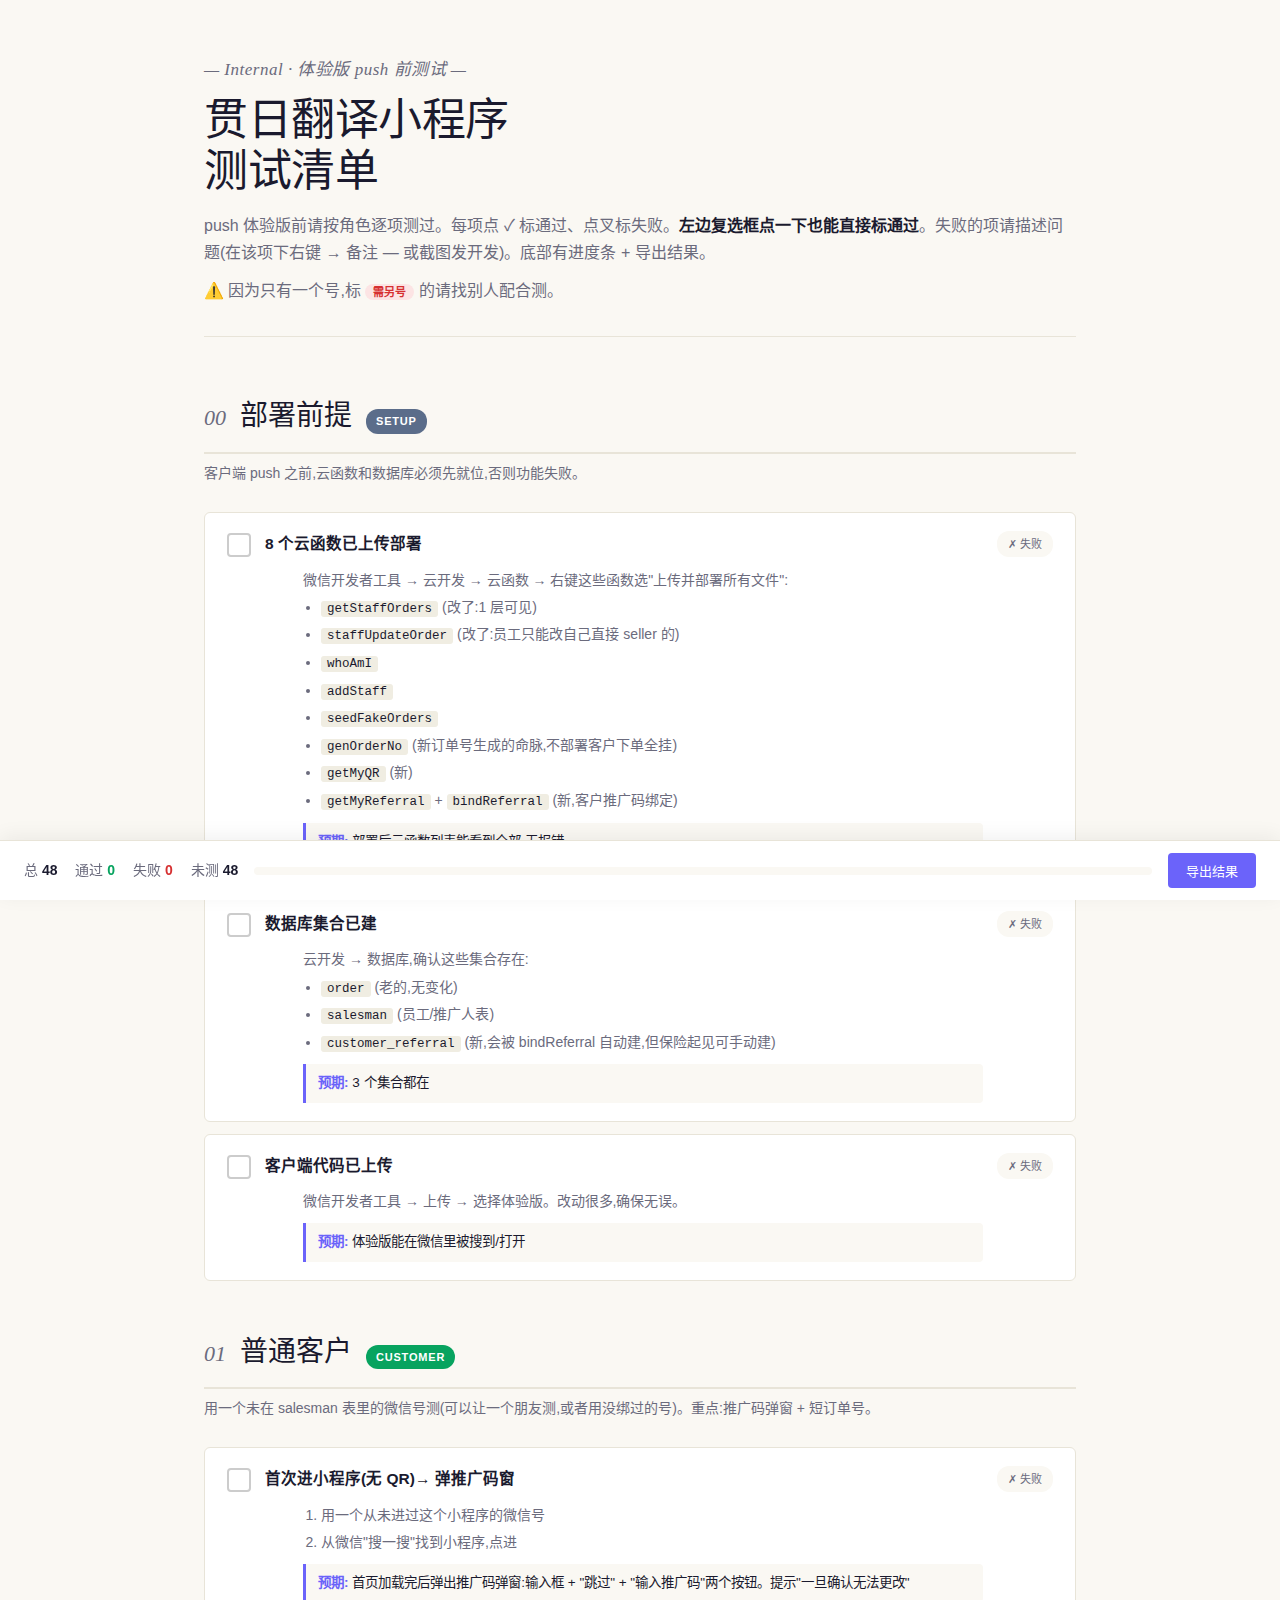
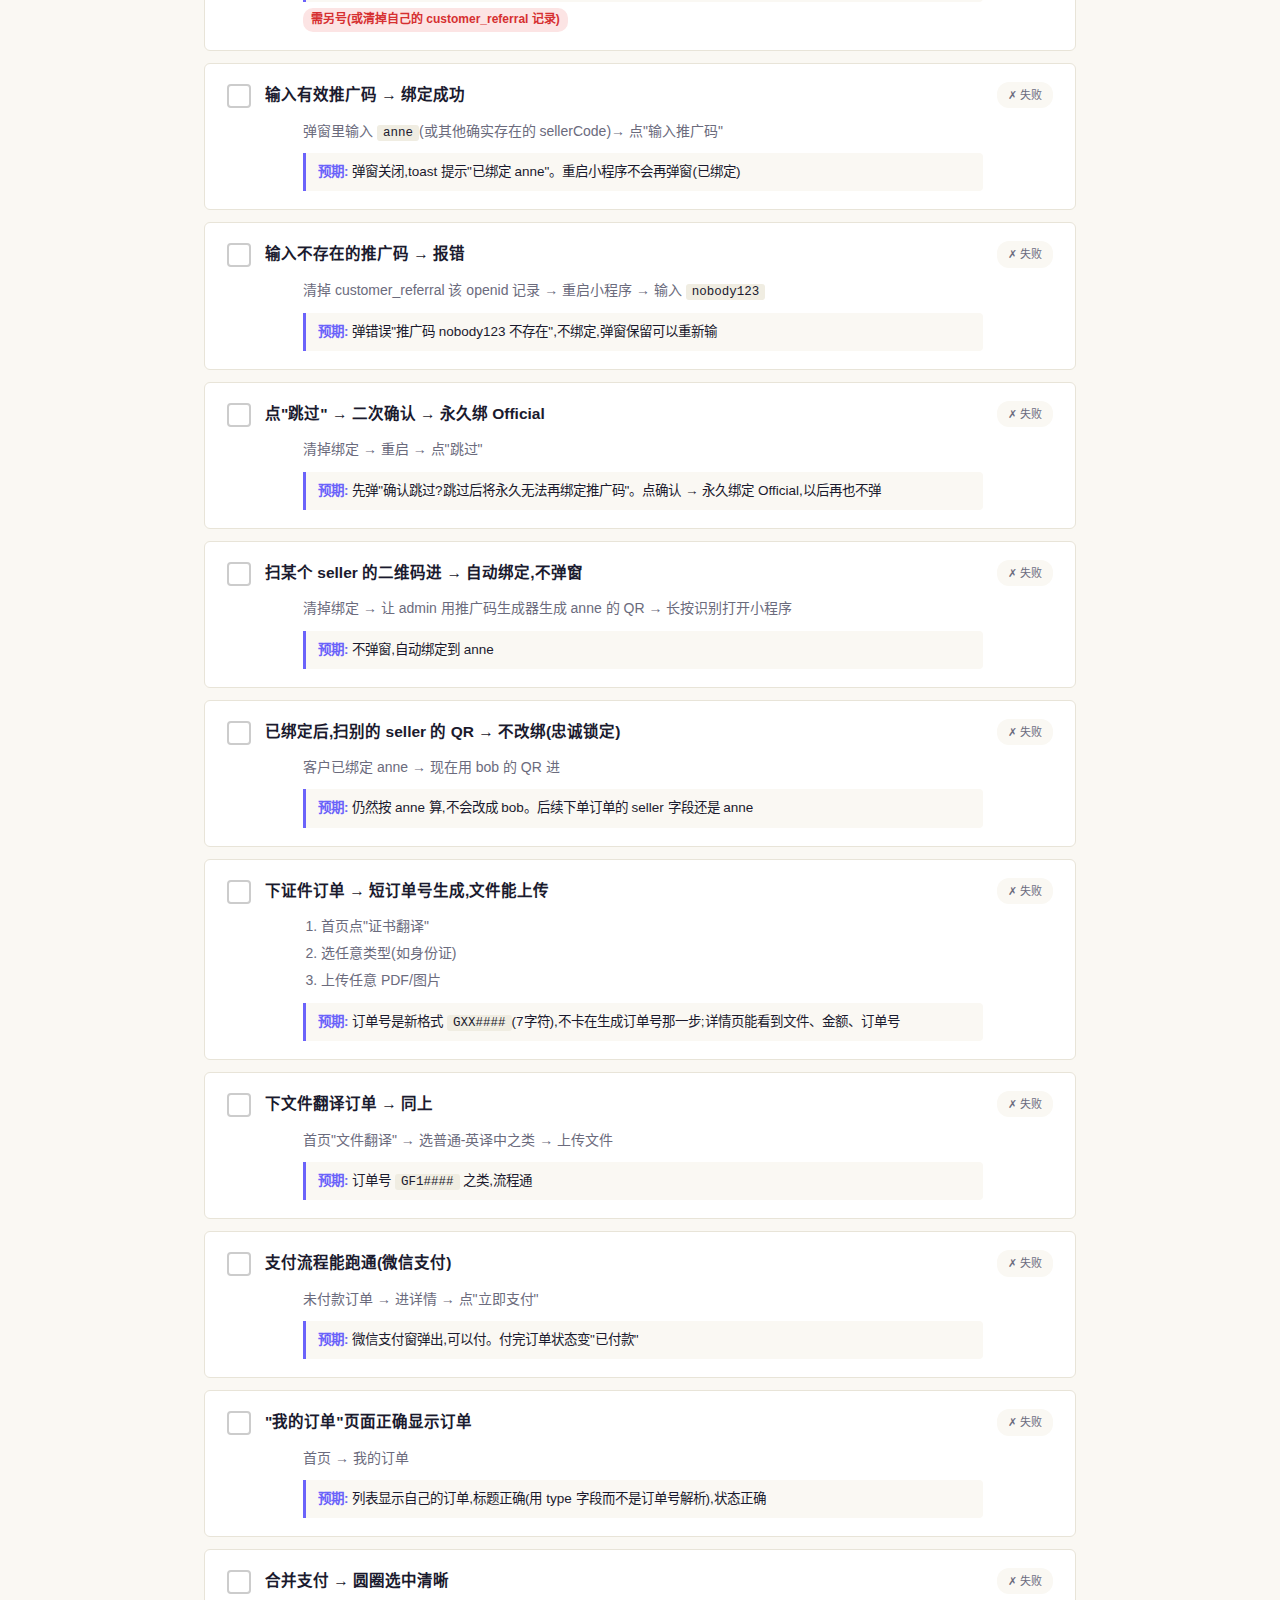
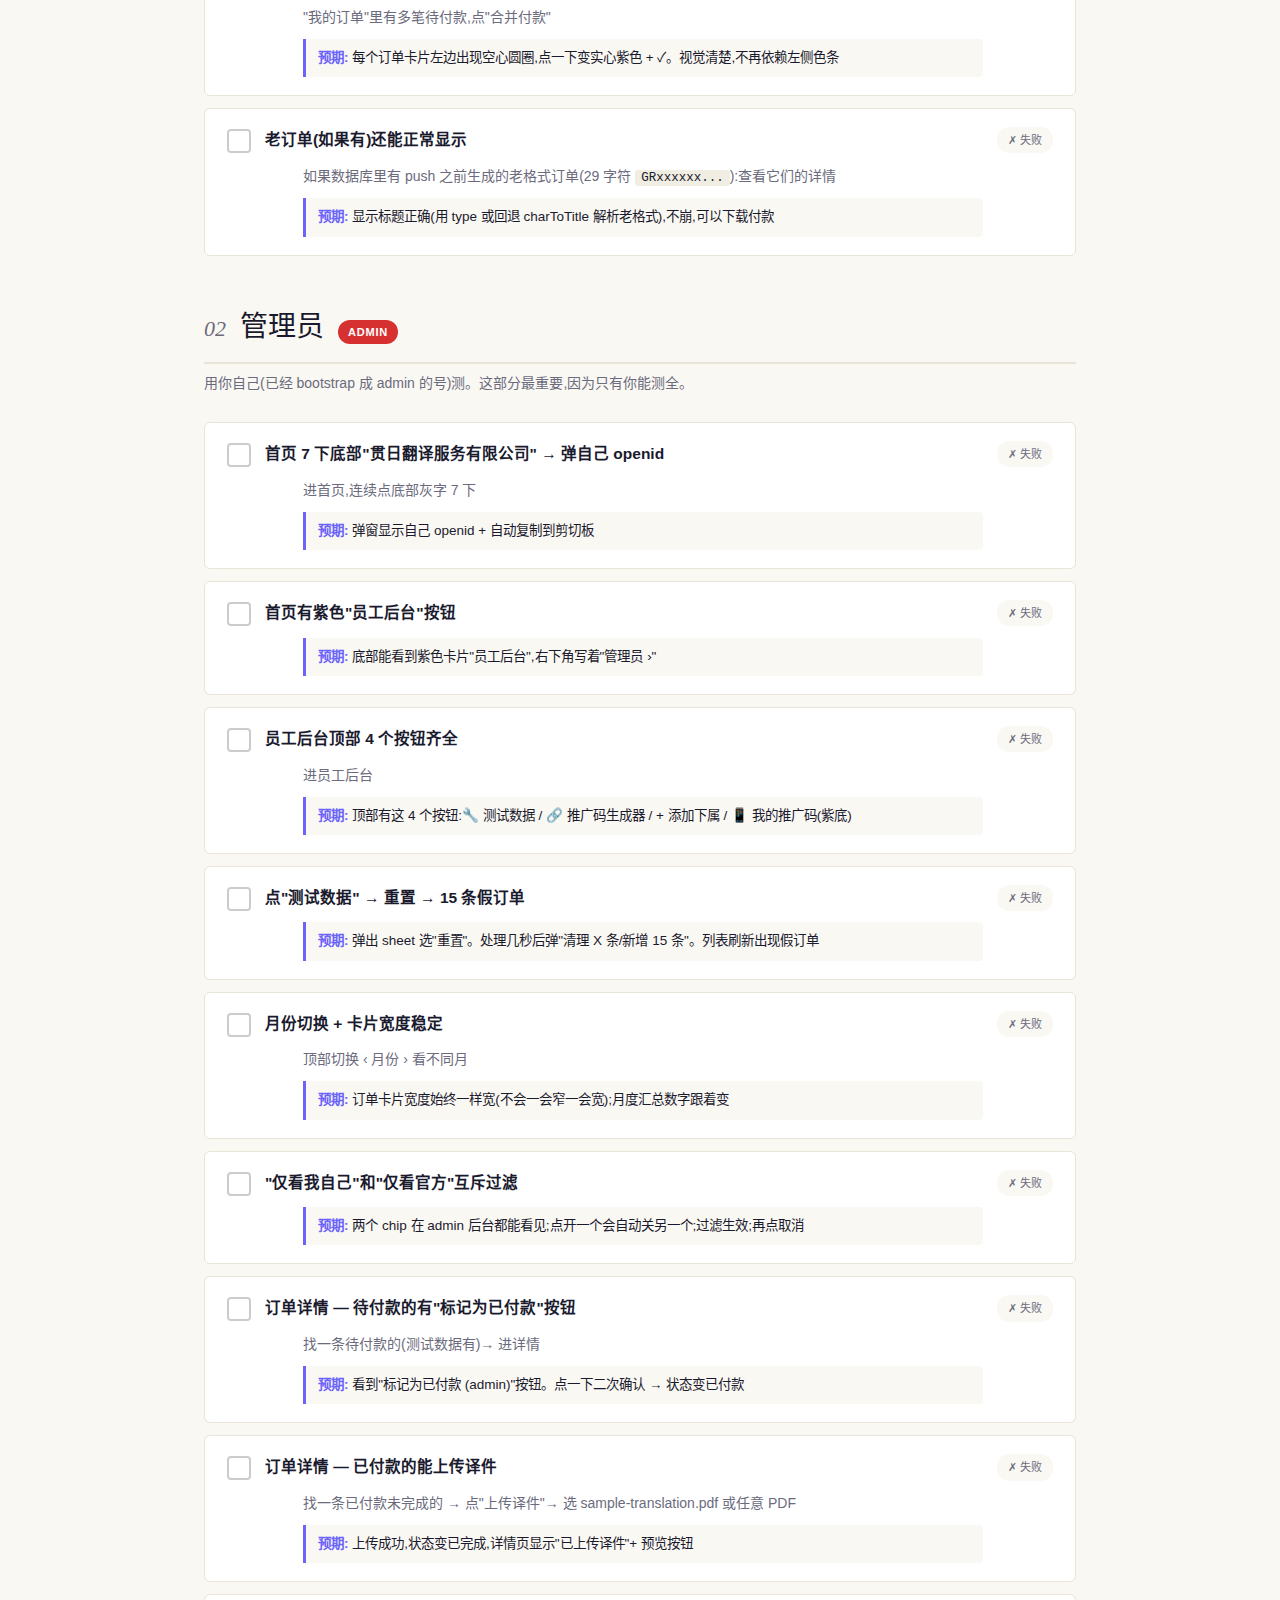
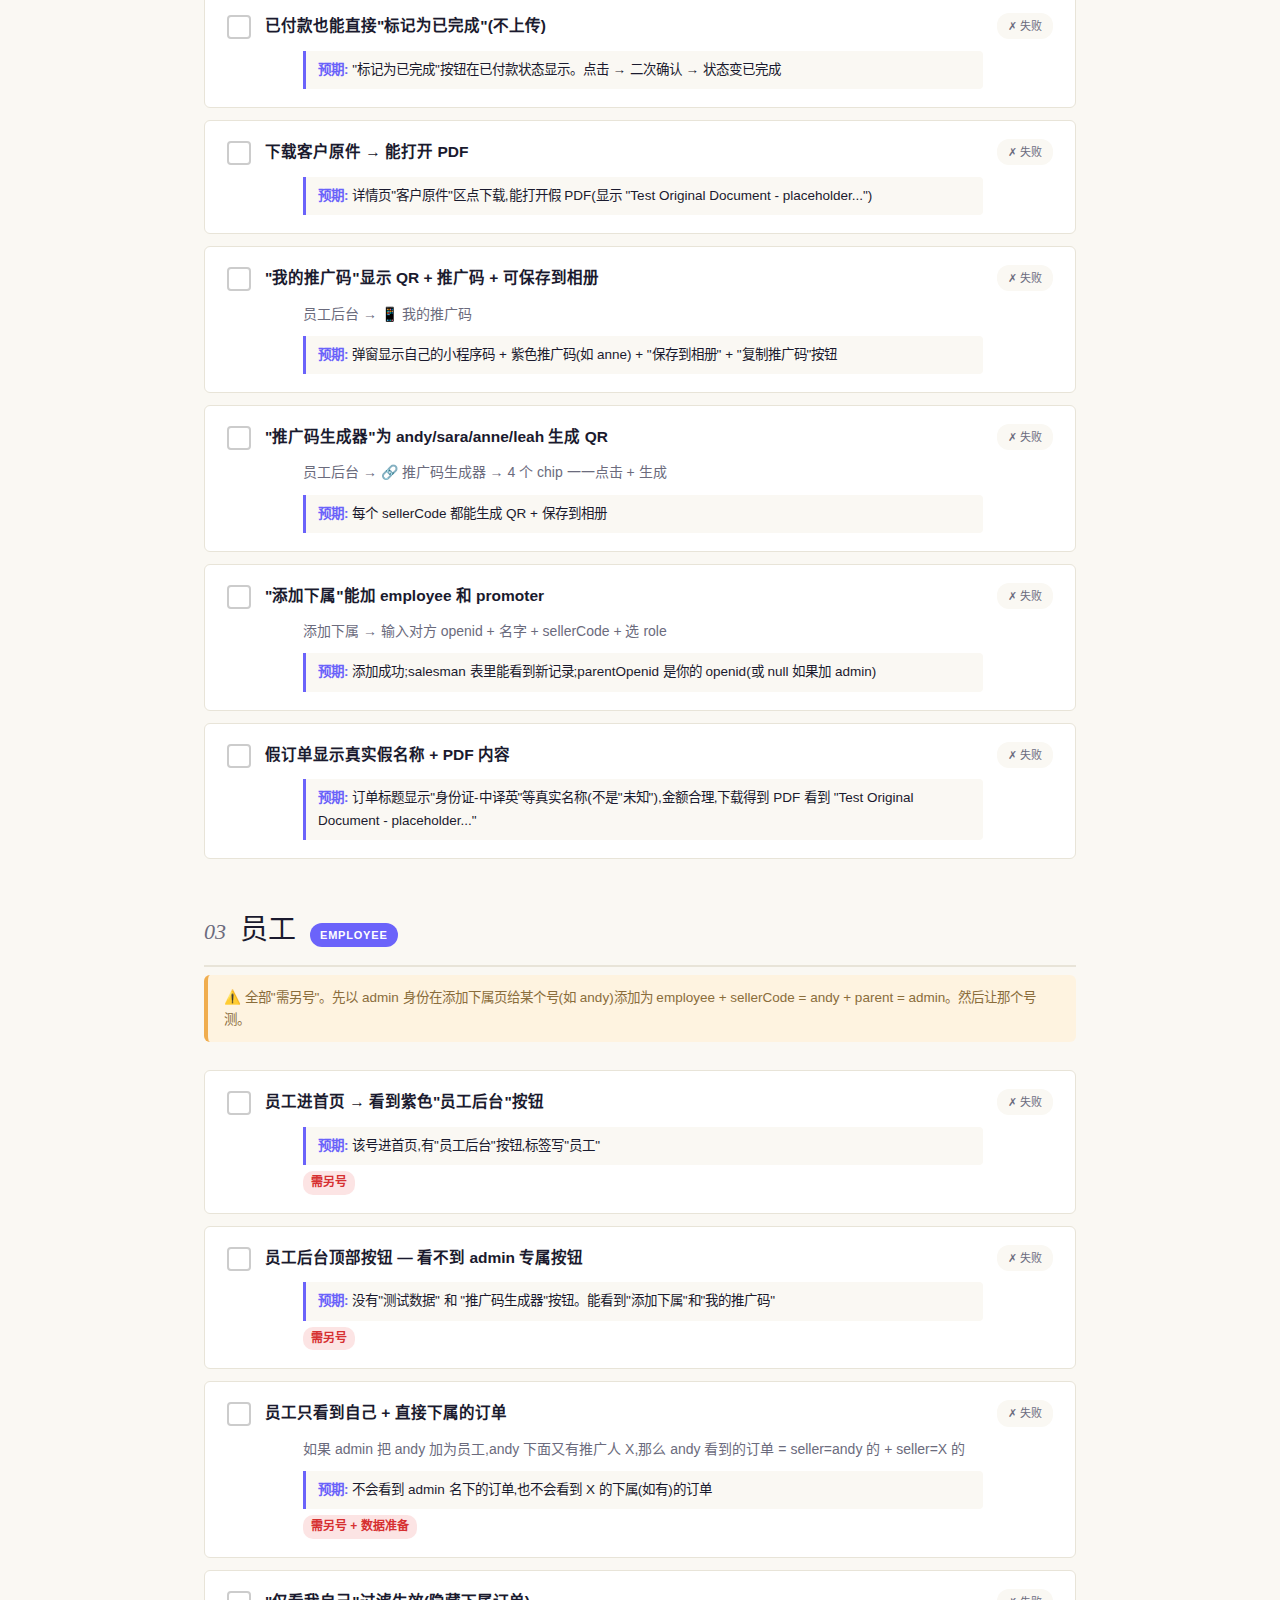
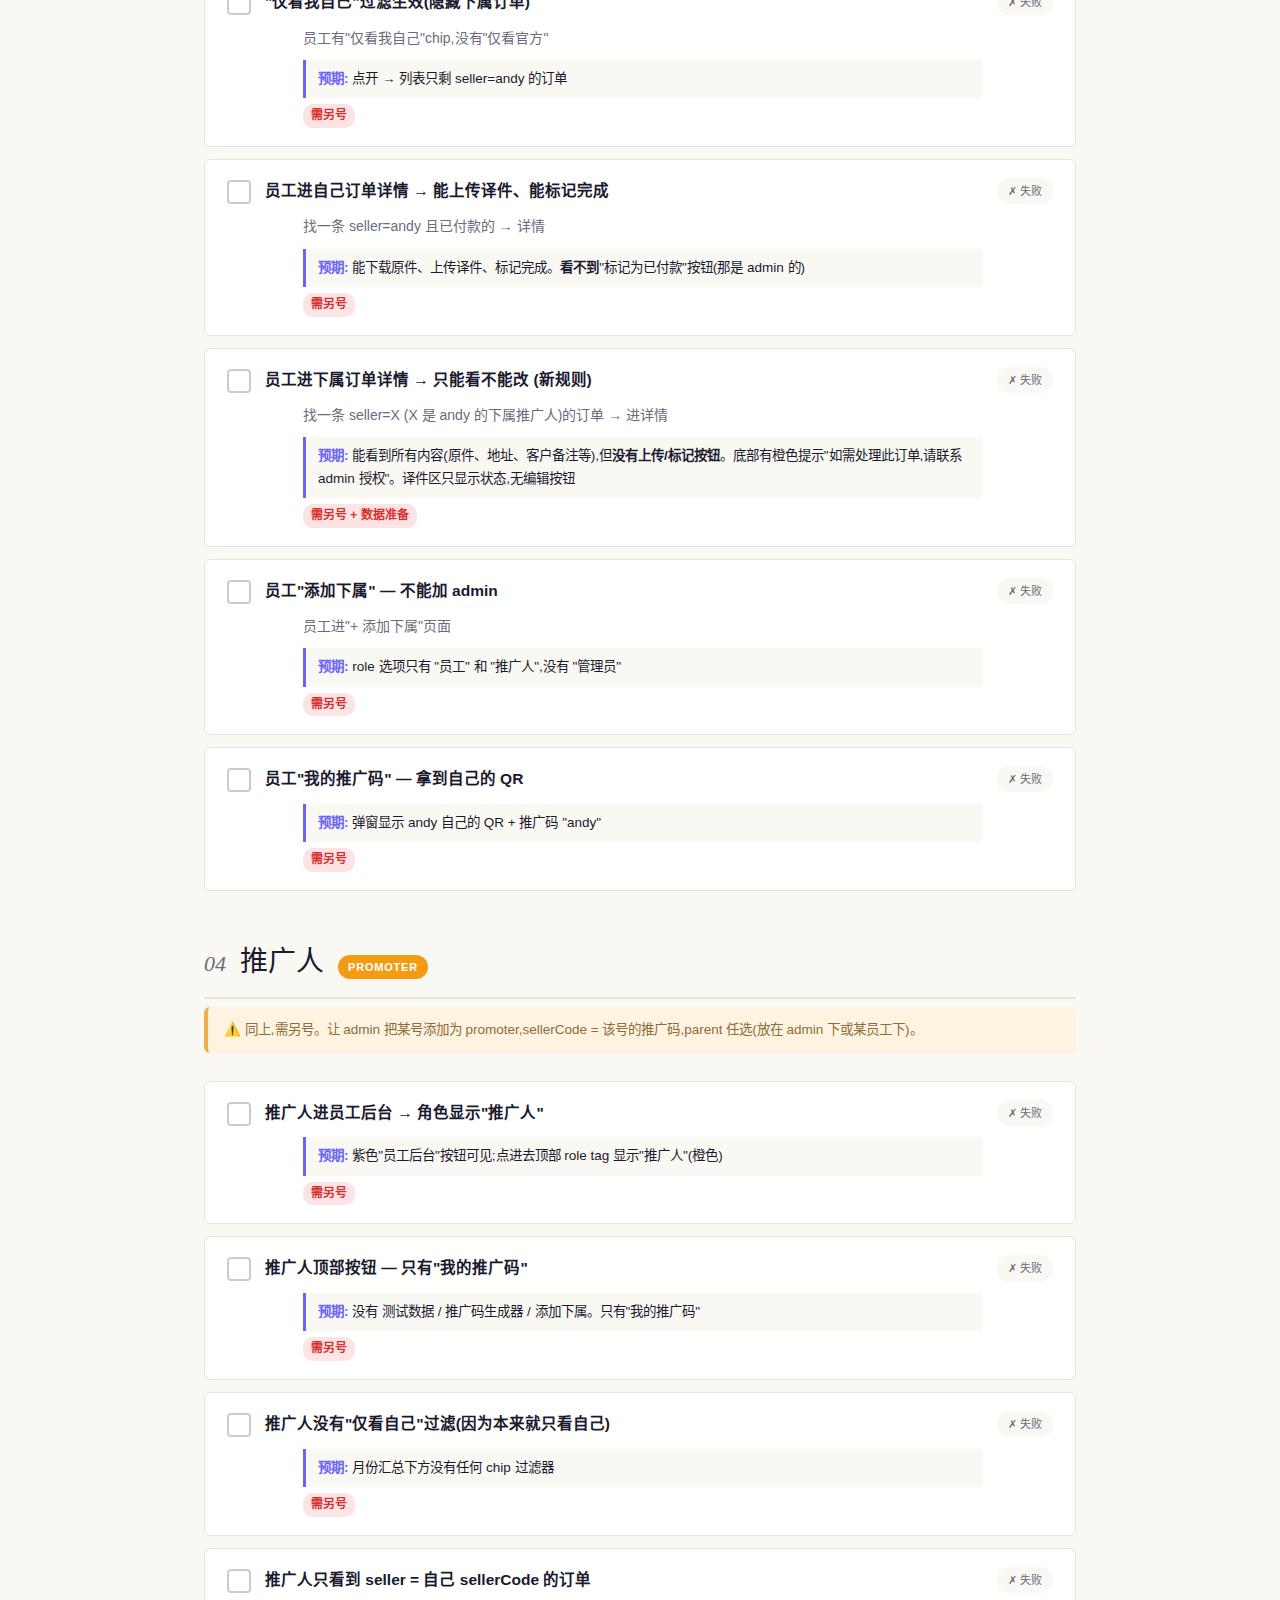
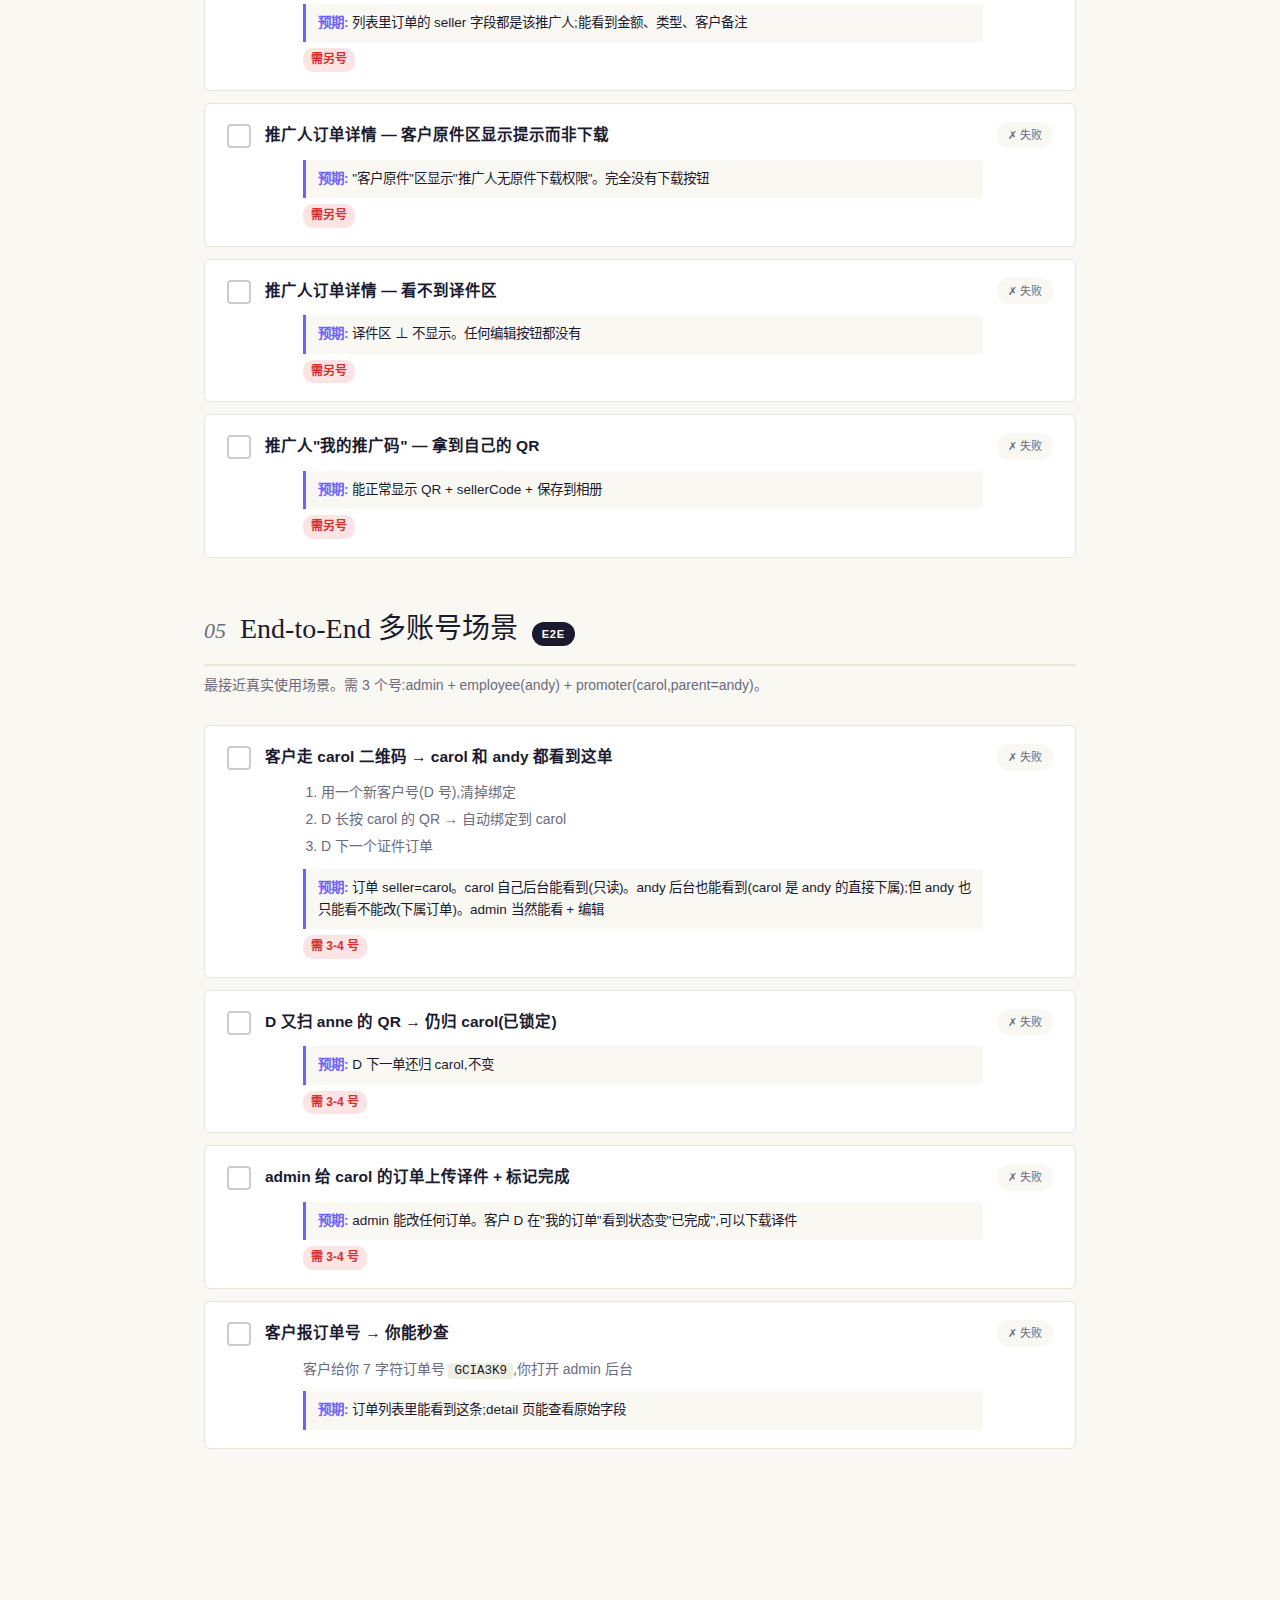
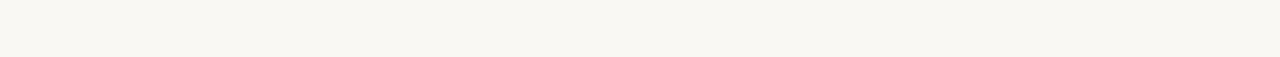
<file: test-checklist.html>
<!DOCTYPE html>
<html lang="zh-CN">
<head>
<meta charset="UTF-8">
<meta name="viewport" content="width=device-width, initial-scale=1.0">
<title>贯日翻译 · 体验版 push 前测试清单</title>
<style>
* { box-sizing: border-box; margin: 0; padding: 0; }
:root {
    --bg: #faf8f3;
    --paper: #ffffff;
    --ink: #1a1a2e;
    --muted: #6b6b7d;
    --hairline: #e8e4d8;
    --admin: #d63031;
    --employee: #6b63fa;
    --promoter: #f39c12;
    --customer: #07a35f;
    --setup: #5b6d8a;
    --pass: #07a35f;
    --pass-soft: #d4f5e0;
    --fail: #d63031;
    --fail-soft: #fce4e4;
    --warn-soft: #fef3e0;
    --warn: #8a6d3b;
}
html, body {
    background: var(--bg);
    color: var(--ink);
    font-family: -apple-system, BlinkMacSystemFont, "PingFang SC", "Microsoft YaHei", sans-serif;
    font-size: 16px;
    line-height: 1.65;
    -webkit-font-smoothing: antialiased;
}
.wrap {
    max-width: 920px;
    margin: 0 auto;
    padding: 56px 24px 160px;
}

/* Header */
header {
    margin-bottom: 56px;
    border-bottom: 1px solid var(--hairline);
    padding-bottom: 32px;
}
.eyebrow {
    font-family: "Cormorant Garamond", "Georgia", serif;
    font-style: italic;
    color: var(--muted);
    font-size: 17px;
    letter-spacing: 0.5px;
    margin-bottom: 12px;
}
header h1 {
    font-family: "Cormorant Garamond", "Georgia", serif;
    font-size: 44px;
    font-weight: 500;
    letter-spacing: -0.5px;
    line-height: 1.15;
    margin-bottom: 16px;
}
.lede { color: var(--muted); font-size: 16px; }
.lede strong { color: var(--ink); font-weight: 600; }

/* Section */
section { margin-bottom: 48px; }
section > h2 {
    font-family: "Cormorant Garamond", "Georgia", serif;
    font-size: 28px;
    font-weight: 500;
    margin-bottom: 8px;
    display: flex;
    align-items: baseline;
    gap: 14px;
    border-bottom: 2px solid var(--hairline);
    padding-bottom: 12px;
}
section > h2 .num {
    font-style: italic;
    color: var(--muted);
    font-size: 22px;
}
section > h2 .role-tag {
    font-size: 11px;
    padding: 3px 10px;
    border-radius: 12px;
    color: white;
    text-transform: uppercase;
    letter-spacing: 0.8px;
    font-weight: 700;
    font-family: -apple-system, sans-serif;
    font-style: normal;
}
section.s-setup > h2 .role-tag { background: var(--setup); }
section.s-customer > h2 .role-tag { background: var(--customer); }
section.s-admin > h2 .role-tag { background: var(--admin); }
section.s-employee > h2 .role-tag { background: var(--employee); }
section.s-promoter > h2 .role-tag { background: var(--promoter); }
section.s-e2e > h2 .role-tag { background: var(--ink); }

section .sub {
    color: var(--muted);
    font-size: 14px;
    margin-bottom: 28px;
    line-height: 1.6;
}
section .sub.warn {
    background: var(--warn-soft);
    color: var(--warn);
    padding: 12rpx 18rpx;
    border-radius: 6px;
    border-left: 4px solid #f0ad4e;
    padding: 12px 16px;
    font-size: 13.5px;
}

/* Test card */
.test {
    background: var(--paper);
    border: 1px solid var(--hairline);
    border-radius: 6px;
    padding: 18px 22px;
    margin-bottom: 12px;
    transition: all 0.15s;
}
.test.passed { border-left: 4px solid var(--pass); background: linear-gradient(to right, var(--pass-soft) 0%, white 6%); }
.test.failed { border-left: 4px solid var(--fail); background: linear-gradient(to right, var(--fail-soft) 0%, white 6%); }

.test-header {
    display: flex;
    align-items: flex-start;
    gap: 14px;
}
.test-checkbox {
    width: 24px;
    height: 24px;
    border: 2px solid #ccc;
    border-radius: 4px;
    flex-shrink: 0;
    margin-top: 2px;
    cursor: pointer;
    user-select: none;
    display: flex;
    align-items: center;
    justify-content: center;
    font-weight: 700;
    font-size: 14px;
    color: transparent;
    transition: all 0.15s;
}
.test-checkbox:hover { border-color: var(--ink); }
.test.passed .test-checkbox {
    background: var(--pass);
    border-color: var(--pass);
    color: white;
}
.test.failed .test-checkbox {
    background: var(--fail);
    border-color: var(--fail);
    color: white;
}
.test-content { flex: 1; }
.test-title {
    font-size: 15.5px;
    font-weight: 600;
    color: var(--ink);
    cursor: pointer;
    user-select: none;
}
.test.passed .test-title { color: var(--pass); }
.test.failed .test-title { color: var(--fail); }
.test-actions {
    display: flex;
    gap: 6px;
    flex-shrink: 0;
}
.test-action-btn {
    font-size: 11px;
    padding: 3px 10px;
    border-radius: 12px;
    cursor: pointer;
    user-select: none;
    background: var(--bg);
    color: var(--muted);
    border: 1px solid transparent;
}
.test-action-btn:hover { border-color: #ccc; }
.test-action-btn.fail-btn:hover { background: var(--fail-soft); color: var(--fail); border-color: var(--fail); }

.test-body {
    margin-top: 12px;
    margin-left: 38px;
    color: var(--muted);
    font-size: 14px;
    line-height: 1.65;
}
.test-body ol, .test-body ul {
    margin-left: 18px;
    margin-top: 4px;
}
.test-body li { margin-bottom: 4px; }
.test-body .expected {
    background: var(--bg);
    border-left: 3px solid var(--employee);
    padding: 8px 12px;
    margin-top: 10px;
    border-radius: 0 4px 4px 0;
    color: var(--ink);
    font-size: 13.5px;
}
.test-body .expected::before {
    content: '预期: ';
    color: var(--employee);
    font-weight: 600;
}
.test-body code {
    font-family: "JetBrains Mono", "Courier New", monospace;
    background: #f0ede2;
    padding: 1px 6px;
    border-radius: 3px;
    font-size: 12.5px;
    color: var(--ink);
}
.test-body .needs-account {
    color: var(--fail);
    font-size: 12px;
    background: var(--fail-soft);
    padding: 2px 8px;
    border-radius: 10px;
    display: inline-block;
    margin-top: 6px;
    font-weight: 600;
}

/* Progress bar */
.progress-bar {
    position: fixed;
    bottom: 0;
    left: 0;
    right: 0;
    background: white;
    border-top: 1px solid var(--hairline);
    padding: 12px 24px;
    display: flex;
    justify-content: space-between;
    align-items: center;
    box-shadow: 0 -4px 20px rgba(0, 0, 0, 0.06);
    z-index: 50;
    gap: 16px;
    flex-wrap: wrap;
}
.progress-stats {
    display: flex;
    gap: 18px;
    font-size: 14px;
    color: var(--muted);
}
.progress-stats strong { color: var(--ink); }
.progress-stats .pass-count strong { color: var(--pass); }
.progress-stats .fail-count strong { color: var(--fail); }
.progress-bar-track {
    flex: 1;
    height: 8px;
    background: var(--bg);
    border-radius: 4px;
    overflow: hidden;
    min-width: 100px;
    display: flex;
}
.progress-bar-pass { background: var(--pass); }
.progress-bar-fail { background: var(--fail); }
.export-btn {
    background: var(--employee);
    color: white;
    border: none;
    padding: 8px 18px;
    border-radius: 4px;
    font-size: 13px;
    cursor: pointer;
    font-family: inherit;
    font-weight: 500;
}

/* Modal */
.modal-bg {
    position: fixed;
    inset: 0;
    background: rgba(0, 0, 0, 0.55);
    display: none;
    align-items: center;
    justify-content: center;
    z-index: 100;
    padding: 20px;
}
.modal-bg.open { display: flex; }
.modal {
    background: white;
    border-radius: 8px;
    padding: 28px;
    max-width: 580px;
    width: 100%;
    max-height: 80vh;
    display: flex;
    flex-direction: column;
}
.modal h3 { font-size: 20px; margin-bottom: 8px; font-weight: 600; }
.modal .modal-hint { color: var(--muted); font-size: 13px; margin-bottom: 16px; }
.modal textarea {
    flex: 1;
    background: var(--bg);
    border: 1px solid var(--hairline);
    border-radius: 4px;
    padding: 14px 16px;
    font-size: 13px;
    font-family: "JetBrains Mono", "Courier New", monospace;
    line-height: 1.6;
    min-height: 280px;
    resize: vertical;
}
.modal-actions {
    display: flex;
    gap: 12px;
    margin-top: 16px;
    justify-content: flex-end;
}
.modal-actions button {
    padding: 10px 20px;
    border-radius: 4px;
    font-size: 14px;
    cursor: pointer;
    border: 1px solid var(--hairline);
    background: white;
}
.modal-actions button.primary {
    background: var(--employee);
    color: white;
    border-color: var(--employee);
}

@media (max-width: 600px) {
    header h1 { font-size: 32px; }
    .wrap { padding: 32px 16px 130px; }
    .test { padding: 14px 16px; }
    .test-body { margin-left: 0; margin-top: 14px; }
    .test-actions { display: none; }
}
</style>
</head>
<body>

<div class="wrap">

<header>
    <div class="eyebrow">— Internal · 体验版 push 前测试 —</div>
    <h1>贯日翻译小程序<br>测试清单</h1>
    <p class="lede">push 体验版前请按角色逐项测过。每项点 ✓ 标通过、点叉标失败。<strong>左边复选框点一下也能直接标通过</strong>。失败的项请描述问题(在该项下右键 → 备注 — 或截图发开发)。底部有进度条 + 导出结果。</p>
    <p class="lede" style="margin-top: 12px;">⚠️ 因为只有一个号,标 <span style="background:var(--fail-soft);color:var(--fail);font-size:11px;padding:2px 8px;border-radius:10px;font-weight:600;">需另号</span> 的请找别人配合测。</p>
</header>

<!-- ============ SETUP ============ -->
<section class="s-setup">
<h2><span class="num">00</span>部署前提<span class="role-tag">setup</span></h2>
<p class="sub">客户端 push 之前,云函数和数据库必须先就位,否则功能失败。</p>

<div class="test" data-test="setup-1">
    <div class="test-header">
        <div class="test-checkbox" data-action="toggle"></div>
        <div class="test-content">
            <div class="test-title" data-action="toggle">8 个云函数已上传部署</div>
            <div class="test-body">
                微信开发者工具 → 云开发 → 云函数 → 右键这些函数选"上传并部署所有文件":
                <ul>
                    <li><code>getStaffOrders</code> (改了:1 层可见)</li>
                    <li><code>staffUpdateOrder</code> (改了:员工只能改自己直接 seller 的)</li>
                    <li><code>whoAmI</code></li>
                    <li><code>addStaff</code></li>
                    <li><code>seedFakeOrders</code></li>
                    <li><code>genOrderNo</code> (新订单号生成的命脉,不部署客户下单全挂)</li>
                    <li><code>getMyQR</code> (新)</li>
                    <li><code>getMyReferral</code> + <code>bindReferral</code> (新,客户推广码绑定)</li>
                </ul>
                <div class="expected">部署后云函数列表能看到全部,无报错</div>
            </div>
        </div>
        <div class="test-actions">
            <span class="test-action-btn fail-btn" data-action="fail">✗ 失败</span>
        </div>
    </div>
</div>

<div class="test" data-test="setup-2">
    <div class="test-header">
        <div class="test-checkbox" data-action="toggle"></div>
        <div class="test-content">
            <div class="test-title" data-action="toggle">数据库集合已建</div>
            <div class="test-body">
                云开发 → 数据库,确认这些集合存在:
                <ul>
                    <li><code>order</code> (老的,无变化)</li>
                    <li><code>salesman</code> (员工/推广人表)</li>
                    <li><code>customer_referral</code> (新,会被 bindReferral 自动建,但保险起见可手动建)</li>
                </ul>
                <div class="expected">3 个集合都在</div>
            </div>
        </div>
        <div class="test-actions">
            <span class="test-action-btn fail-btn" data-action="fail">✗ 失败</span>
        </div>
    </div>
</div>

<div class="test" data-test="setup-3">
    <div class="test-header">
        <div class="test-checkbox" data-action="toggle"></div>
        <div class="test-content">
            <div class="test-title" data-action="toggle">客户端代码已上传</div>
            <div class="test-body">
                微信开发者工具 → 上传 → 选择体验版。改动很多,确保无误。
                <div class="expected">体验版能在微信里被搜到/打开</div>
            </div>
        </div>
        <div class="test-actions">
            <span class="test-action-btn fail-btn" data-action="fail">✗ 失败</span>
        </div>
    </div>
</div>
</section>

<!-- ============ CUSTOMER ============ -->
<section class="s-customer">
<h2><span class="num">01</span>普通客户<span class="role-tag">customer</span></h2>
<p class="sub">用一个未在 salesman 表里的微信号测(可以让一个朋友测,或者用没绑过的号)。重点:推广码弹窗 + 短订单号。</p>

<div class="test" data-test="cust-1">
    <div class="test-header">
        <div class="test-checkbox" data-action="toggle"></div>
        <div class="test-content">
            <div class="test-title" data-action="toggle">首次进小程序(无 QR)→ 弹推广码窗</div>
            <div class="test-body">
                <ol>
                    <li>用一个从未进过这个小程序的微信号</li>
                    <li>从微信"搜一搜"找到小程序,点进</li>
                </ol>
                <div class="expected">首页加载完后弹出推广码弹窗:输入框 + "跳过" + "输入推广码"两个按钮。提示"一旦确认无法更改"</div>
                <div class="needs-account">需另号(或清掉自己的 customer_referral 记录)</div>
            </div>
        </div>
        <div class="test-actions">
            <span class="test-action-btn fail-btn" data-action="fail">✗ 失败</span>
        </div>
    </div>
</div>

<div class="test" data-test="cust-2">
    <div class="test-header">
        <div class="test-checkbox" data-action="toggle"></div>
        <div class="test-content">
            <div class="test-title" data-action="toggle">输入有效推广码 → 绑定成功</div>
            <div class="test-body">
                弹窗里输入 <code>anne</code>(或其他确实存在的 sellerCode)→ 点"输入推广码"
                <div class="expected">弹窗关闭,toast 提示"已绑定 anne"。重启小程序不会再弹窗(已绑定)</div>
            </div>
        </div>
        <div class="test-actions">
            <span class="test-action-btn fail-btn" data-action="fail">✗ 失败</span>
        </div>
    </div>
</div>

<div class="test" data-test="cust-3">
    <div class="test-header">
        <div class="test-checkbox" data-action="toggle"></div>
        <div class="test-content">
            <div class="test-title" data-action="toggle">输入不存在的推广码 → 报错</div>
            <div class="test-body">
                清掉 customer_referral 该 openid 记录 → 重启小程序 → 输入 <code>nobody123</code>
                <div class="expected">弹错误"推广码 nobody123 不存在",不绑定,弹窗保留可以重新输</div>
            </div>
        </div>
        <div class="test-actions">
            <span class="test-action-btn fail-btn" data-action="fail">✗ 失败</span>
        </div>
    </div>
</div>

<div class="test" data-test="cust-4">
    <div class="test-header">
        <div class="test-checkbox" data-action="toggle"></div>
        <div class="test-content">
            <div class="test-title" data-action="toggle">点"跳过" → 二次确认 → 永久绑 Official</div>
            <div class="test-body">
                清掉绑定 → 重启 → 点"跳过"
                <div class="expected">先弹"确认跳过?跳过后将永久无法再绑定推广码"。点确认 → 永久绑定 Official,以后再也不弹</div>
            </div>
        </div>
        <div class="test-actions">
            <span class="test-action-btn fail-btn" data-action="fail">✗ 失败</span>
        </div>
    </div>
</div>

<div class="test" data-test="cust-5">
    <div class="test-header">
        <div class="test-checkbox" data-action="toggle"></div>
        <div class="test-content">
            <div class="test-title" data-action="toggle">扫某个 seller 的二维码进 → 自动绑定,不弹窗</div>
            <div class="test-body">
                清掉绑定 → 让 admin 用推广码生成器生成 anne 的 QR → 长按识别打开小程序
                <div class="expected">不弹窗,自动绑定到 anne</div>
            </div>
        </div>
        <div class="test-actions">
            <span class="test-action-btn fail-btn" data-action="fail">✗ 失败</span>
        </div>
    </div>
</div>

<div class="test" data-test="cust-6">
    <div class="test-header">
        <div class="test-checkbox" data-action="toggle"></div>
        <div class="test-content">
            <div class="test-title" data-action="toggle">已绑定后,扫别的 seller 的 QR → 不改绑(忠诚锁定)</div>
            <div class="test-body">
                客户已绑定 anne → 现在用 bob 的 QR 进
                <div class="expected">仍然按 anne 算,不会改成 bob。后续下单订单的 seller 字段还是 anne</div>
            </div>
        </div>
        <div class="test-actions">
            <span class="test-action-btn fail-btn" data-action="fail">✗ 失败</span>
        </div>
    </div>
</div>

<div class="test" data-test="cust-7">
    <div class="test-header">
        <div class="test-checkbox" data-action="toggle"></div>
        <div class="test-content">
            <div class="test-title" data-action="toggle">下证件订单 → 短订单号生成,文件能上传</div>
            <div class="test-body">
                <ol>
                    <li>首页点"证书翻译"</li>
                    <li>选任意类型(如身份证)</li>
                    <li>上传任意 PDF/图片</li>
                </ol>
                <div class="expected">订单号是新格式 <code>GXX####</code>(7字符),不卡在生成订单号那一步;详情页能看到文件、金额、订单号</div>
            </div>
        </div>
        <div class="test-actions">
            <span class="test-action-btn fail-btn" data-action="fail">✗ 失败</span>
        </div>
    </div>
</div>

<div class="test" data-test="cust-8">
    <div class="test-header">
        <div class="test-checkbox" data-action="toggle"></div>
        <div class="test-content">
            <div class="test-title" data-action="toggle">下文件翻译订单 → 同上</div>
            <div class="test-body">
                首页"文件翻译" → 选普通-英译中之类 → 上传文件
                <div class="expected">订单号 <code>GF1####</code> 之类,流程通</div>
            </div>
        </div>
        <div class="test-actions">
            <span class="test-action-btn fail-btn" data-action="fail">✗ 失败</span>
        </div>
    </div>
</div>

<div class="test" data-test="cust-9">
    <div class="test-header">
        <div class="test-checkbox" data-action="toggle"></div>
        <div class="test-content">
            <div class="test-title" data-action="toggle">支付流程能跑通(微信支付)</div>
            <div class="test-body">
                未付款订单 → 进详情 → 点"立即支付"
                <div class="expected">微信支付窗弹出,可以付。付完订单状态变"已付款"</div>
            </div>
        </div>
        <div class="test-actions">
            <span class="test-action-btn fail-btn" data-action="fail">✗ 失败</span>
        </div>
    </div>
</div>

<div class="test" data-test="cust-10">
    <div class="test-header">
        <div class="test-checkbox" data-action="toggle"></div>
        <div class="test-content">
            <div class="test-title" data-action="toggle">"我的订单"页面正确显示订单</div>
            <div class="test-body">
                首页 → 我的订单
                <div class="expected">列表显示自己的订单,标题正确(用 type 字段而不是订单号解析),状态正确</div>
            </div>
        </div>
        <div class="test-actions">
            <span class="test-action-btn fail-btn" data-action="fail">✗ 失败</span>
        </div>
    </div>
</div>

<div class="test" data-test="cust-11">
    <div class="test-header">
        <div class="test-checkbox" data-action="toggle"></div>
        <div class="test-content">
            <div class="test-title" data-action="toggle">合并支付 → 圆圈选中清晰</div>
            <div class="test-body">
                "我的订单"里有多笔待付款,点"合并付款"
                <div class="expected">每个订单卡片左边出现空心圆圈,点一下变实心紫色 + ✓。视觉清楚,不再依赖左侧色条</div>
            </div>
        </div>
        <div class="test-actions">
            <span class="test-action-btn fail-btn" data-action="fail">✗ 失败</span>
        </div>
    </div>
</div>

<div class="test" data-test="cust-12">
    <div class="test-header">
        <div class="test-checkbox" data-action="toggle"></div>
        <div class="test-content">
            <div class="test-title" data-action="toggle">老订单(如果有)还能正常显示</div>
            <div class="test-body">
                如果数据库里有 push 之前生成的老格式订单(29 字符 <code>GRxxxxxx...</code>):查看它们的详情
                <div class="expected">显示标题正确(用 type 或回退 charToTitle 解析老格式),不崩,可以下载付款</div>
            </div>
        </div>
        <div class="test-actions">
            <span class="test-action-btn fail-btn" data-action="fail">✗ 失败</span>
        </div>
    </div>
</div>
</section>

<!-- ============ ADMIN ============ -->
<section class="s-admin">
<h2><span class="num">02</span>管理员<span class="role-tag">admin</span></h2>
<p class="sub">用你自己(已经 bootstrap 成 admin 的号)测。这部分最重要,因为只有你能测全。</p>

<div class="test" data-test="admin-1">
    <div class="test-header">
        <div class="test-checkbox" data-action="toggle"></div>
        <div class="test-content">
            <div class="test-title" data-action="toggle">首页 7 下底部"贯日翻译服务有限公司" → 弹自己 openid</div>
            <div class="test-body">
                进首页,连续点底部灰字 7 下
                <div class="expected">弹窗显示自己 openid + 自动复制到剪切板</div>
            </div>
        </div>
        <div class="test-actions">
            <span class="test-action-btn fail-btn" data-action="fail">✗ 失败</span>
        </div>
    </div>
</div>

<div class="test" data-test="admin-2">
    <div class="test-header">
        <div class="test-checkbox" data-action="toggle"></div>
        <div class="test-content">
            <div class="test-title" data-action="toggle">首页有紫色"员工后台"按钮</div>
            <div class="test-body">
                <div class="expected">底部能看到紫色卡片"员工后台",右下角写着"管理员 ›"</div>
            </div>
        </div>
        <div class="test-actions">
            <span class="test-action-btn fail-btn" data-action="fail">✗ 失败</span>
        </div>
    </div>
</div>

<div class="test" data-test="admin-3">
    <div class="test-header">
        <div class="test-checkbox" data-action="toggle"></div>
        <div class="test-content">
            <div class="test-title" data-action="toggle">员工后台顶部 4 个按钮齐全</div>
            <div class="test-body">
                进员工后台
                <div class="expected">顶部有这 4 个按钮:🔧 测试数据 / 🔗 推广码生成器 / + 添加下属 / 📱 我的推广码(紫底)</div>
            </div>
        </div>
        <div class="test-actions">
            <span class="test-action-btn fail-btn" data-action="fail">✗ 失败</span>
        </div>
    </div>
</div>

<div class="test" data-test="admin-4">
    <div class="test-header">
        <div class="test-checkbox" data-action="toggle"></div>
        <div class="test-content">
            <div class="test-title" data-action="toggle">点"测试数据" → 重置 → 15 条假订单</div>
            <div class="test-body">
                <div class="expected">弹出 sheet 选"重置"。处理几秒后弹"清理 X 条/新增 15 条"。列表刷新出现假订单</div>
            </div>
        </div>
        <div class="test-actions">
            <span class="test-action-btn fail-btn" data-action="fail">✗ 失败</span>
        </div>
    </div>
</div>

<div class="test" data-test="admin-5">
    <div class="test-header">
        <div class="test-checkbox" data-action="toggle"></div>
        <div class="test-content">
            <div class="test-title" data-action="toggle">月份切换 + 卡片宽度稳定</div>
            <div class="test-body">
                顶部切换 ‹ 月份 › 看不同月
                <div class="expected">订单卡片宽度始终一样宽(不会一会窄一会宽);月度汇总数字跟着变</div>
            </div>
        </div>
        <div class="test-actions">
            <span class="test-action-btn fail-btn" data-action="fail">✗ 失败</span>
        </div>
    </div>
</div>

<div class="test" data-test="admin-6">
    <div class="test-header">
        <div class="test-checkbox" data-action="toggle"></div>
        <div class="test-content">
            <div class="test-title" data-action="toggle">"仅看我自己"和"仅看官方"互斥过滤</div>
            <div class="test-body">
                <div class="expected">两个 chip 在 admin 后台都能看见;点开一个会自动关另一个;过滤生效;再点取消</div>
            </div>
        </div>
        <div class="test-actions">
            <span class="test-action-btn fail-btn" data-action="fail">✗ 失败</span>
        </div>
    </div>
</div>

<div class="test" data-test="admin-7">
    <div class="test-header">
        <div class="test-checkbox" data-action="toggle"></div>
        <div class="test-content">
            <div class="test-title" data-action="toggle">订单详情 — 待付款的有"标记为已付款"按钮</div>
            <div class="test-body">
                找一条待付款的(测试数据有)→ 进详情
                <div class="expected">看到"标记为已付款 (admin)"按钮。点一下二次确认 → 状态变已付款</div>
            </div>
        </div>
        <div class="test-actions">
            <span class="test-action-btn fail-btn" data-action="fail">✗ 失败</span>
        </div>
    </div>
</div>

<div class="test" data-test="admin-8">
    <div class="test-header">
        <div class="test-checkbox" data-action="toggle"></div>
        <div class="test-content">
            <div class="test-title" data-action="toggle">订单详情 — 已付款的能上传译件</div>
            <div class="test-body">
                找一条已付款未完成的 → 点"上传译件"→ 选 sample-translation.pdf 或任意 PDF
                <div class="expected">上传成功,状态变已完成,详情页显示"已上传译件"+ 预览按钮</div>
            </div>
        </div>
        <div class="test-actions">
            <span class="test-action-btn fail-btn" data-action="fail">✗ 失败</span>
        </div>
    </div>
</div>

<div class="test" data-test="admin-9">
    <div class="test-header">
        <div class="test-checkbox" data-action="toggle"></div>
        <div class="test-content">
            <div class="test-title" data-action="toggle">已付款也能直接"标记为已完成"(不上传)</div>
            <div class="test-body">
                <div class="expected">"标记为已完成"按钮在已付款状态显示。点击 → 二次确认 → 状态变已完成</div>
            </div>
        </div>
        <div class="test-actions">
            <span class="test-action-btn fail-btn" data-action="fail">✗ 失败</span>
        </div>
    </div>
</div>

<div class="test" data-test="admin-10">
    <div class="test-header">
        <div class="test-checkbox" data-action="toggle"></div>
        <div class="test-content">
            <div class="test-title" data-action="toggle">下载客户原件 → 能打开 PDF</div>
            <div class="test-body">
                <div class="expected">详情页"客户原件"区点下载,能打开假 PDF(显示 "Test Original Document - placeholder...")</div>
            </div>
        </div>
        <div class="test-actions">
            <span class="test-action-btn fail-btn" data-action="fail">✗ 失败</span>
        </div>
    </div>
</div>

<div class="test" data-test="admin-11">
    <div class="test-header">
        <div class="test-checkbox" data-action="toggle"></div>
        <div class="test-content">
            <div class="test-title" data-action="toggle">"我的推广码"显示 QR + 推广码 + 可保存到相册</div>
            <div class="test-body">
                员工后台 → 📱 我的推广码
                <div class="expected">弹窗显示自己的小程序码 + 紫色推广码(如 anne) + "保存到相册" + "复制推广码"按钮</div>
            </div>
        </div>
        <div class="test-actions">
            <span class="test-action-btn fail-btn" data-action="fail">✗ 失败</span>
        </div>
    </div>
</div>

<div class="test" data-test="admin-12">
    <div class="test-header">
        <div class="test-checkbox" data-action="toggle"></div>
        <div class="test-content">
            <div class="test-title" data-action="toggle">"推广码生成器"为 andy/sara/anne/leah 生成 QR</div>
            <div class="test-body">
                员工后台 → 🔗 推广码生成器 → 4 个 chip 一一点击 + 生成
                <div class="expected">每个 sellerCode 都能生成 QR + 保存到相册</div>
            </div>
        </div>
        <div class="test-actions">
            <span class="test-action-btn fail-btn" data-action="fail">✗ 失败</span>
        </div>
    </div>
</div>

<div class="test" data-test="admin-13">
    <div class="test-header">
        <div class="test-checkbox" data-action="toggle"></div>
        <div class="test-content">
            <div class="test-title" data-action="toggle">"添加下属"能加 employee 和 promoter</div>
            <div class="test-body">
                添加下属 → 输入对方 openid + 名字 + sellerCode + 选 role
                <div class="expected">添加成功;salesman 表里能看到新记录;parentOpenid 是你的 openid(或 null 如果加 admin)</div>
            </div>
        </div>
        <div class="test-actions">
            <span class="test-action-btn fail-btn" data-action="fail">✗ 失败</span>
        </div>
    </div>
</div>

<div class="test" data-test="admin-14">
    <div class="test-header">
        <div class="test-checkbox" data-action="toggle"></div>
        <div class="test-content">
            <div class="test-title" data-action="toggle">假订单显示真实假名称 + PDF 内容</div>
            <div class="test-body">
                <div class="expected">订单标题显示"身份证-中译英"等真实名称(不是"未知"),金额合理,下载得到 PDF 看到 "Test Original Document - placeholder..."</div>
            </div>
        </div>
        <div class="test-actions">
            <span class="test-action-btn fail-btn" data-action="fail">✗ 失败</span>
        </div>
    </div>
</div>
</section>

<!-- ============ EMPLOYEE ============ -->
<section class="s-employee">
<h2><span class="num">03</span>员工<span class="role-tag">employee</span></h2>
<p class="sub warn">⚠️ 全部"需另号"。先以 admin 身份在添加下属页给某个号(如 andy)添加为 employee + sellerCode = andy + parent = admin。然后让那个号测。</p>

<div class="test" data-test="emp-1">
    <div class="test-header">
        <div class="test-checkbox" data-action="toggle"></div>
        <div class="test-content">
            <div class="test-title" data-action="toggle">员工进首页 → 看到紫色"员工后台"按钮</div>
            <div class="test-body">
                <div class="expected">该号进首页,有"员工后台"按钮,标签写"员工"</div>
                <div class="needs-account">需另号</div>
            </div>
        </div>
        <div class="test-actions">
            <span class="test-action-btn fail-btn" data-action="fail">✗ 失败</span>
        </div>
    </div>
</div>

<div class="test" data-test="emp-2">
    <div class="test-header">
        <div class="test-checkbox" data-action="toggle"></div>
        <div class="test-content">
            <div class="test-title" data-action="toggle">员工后台顶部按钮 — 看不到 admin 专属按钮</div>
            <div class="test-body">
                <div class="expected">没有"测试数据" 和 "推广码生成器"按钮。能看到"添加下属"和"我的推广码"</div>
                <div class="needs-account">需另号</div>
            </div>
        </div>
        <div class="test-actions">
            <span class="test-action-btn fail-btn" data-action="fail">✗ 失败</span>
        </div>
    </div>
</div>

<div class="test" data-test="emp-3">
    <div class="test-header">
        <div class="test-checkbox" data-action="toggle"></div>
        <div class="test-content">
            <div class="test-title" data-action="toggle">员工只看到自己 + 直接下属的订单</div>
            <div class="test-body">
                如果 admin 把 andy 加为员工,andy 下面又有推广人 X,那么 andy 看到的订单 = seller=andy 的 + seller=X 的
                <div class="expected">不会看到 admin 名下的订单,也不会看到 X 的下属(如有)的订单</div>
                <div class="needs-account">需另号 + 数据准备</div>
            </div>
        </div>
        <div class="test-actions">
            <span class="test-action-btn fail-btn" data-action="fail">✗ 失败</span>
        </div>
    </div>
</div>

<div class="test" data-test="emp-4">
    <div class="test-header">
        <div class="test-checkbox" data-action="toggle"></div>
        <div class="test-content">
            <div class="test-title" data-action="toggle">"仅看我自己"过滤生效(隐藏下属订单)</div>
            <div class="test-body">
                员工有"仅看我自己"chip,没有"仅看官方"
                <div class="expected">点开 → 列表只剩 seller=andy 的订单</div>
                <div class="needs-account">需另号</div>
            </div>
        </div>
        <div class="test-actions">
            <span class="test-action-btn fail-btn" data-action="fail">✗ 失败</span>
        </div>
    </div>
</div>

<div class="test" data-test="emp-5">
    <div class="test-header">
        <div class="test-checkbox" data-action="toggle"></div>
        <div class="test-content">
            <div class="test-title" data-action="toggle">员工进自己订单详情 → 能上传译件、能标记完成</div>
            <div class="test-body">
                找一条 seller=andy 且已付款的 → 详情
                <div class="expected">能下载原件、上传译件、标记完成。<strong>看不到</strong>"标记为已付款"按钮(那是 admin 的)</div>
                <div class="needs-account">需另号</div>
            </div>
        </div>
        <div class="test-actions">
            <span class="test-action-btn fail-btn" data-action="fail">✗ 失败</span>
        </div>
    </div>
</div>

<div class="test" data-test="emp-6">
    <div class="test-header">
        <div class="test-checkbox" data-action="toggle"></div>
        <div class="test-content">
            <div class="test-title" data-action="toggle">员工进下属订单详情 → 只能看不能改 (新规则)</div>
            <div class="test-body">
                找一条 seller=X (X 是 andy 的下属推广人)的订单 → 进详情
                <div class="expected">能看到所有内容(原件、地址、客户备注等),但<strong>没有上传/标记按钮</strong>。底部有橙色提示"如需处理此订单,请联系 admin 授权"。译件区只显示状态,无编辑按钮</div>
                <div class="needs-account">需另号 + 数据准备</div>
            </div>
        </div>
        <div class="test-actions">
            <span class="test-action-btn fail-btn" data-action="fail">✗ 失败</span>
        </div>
    </div>
</div>

<div class="test" data-test="emp-7">
    <div class="test-header">
        <div class="test-checkbox" data-action="toggle"></div>
        <div class="test-content">
            <div class="test-title" data-action="toggle">员工"添加下属" — 不能加 admin</div>
            <div class="test-body">
                员工进"+ 添加下属"页面
                <div class="expected">role 选项只有 "员工" 和 "推广人",没有 "管理员"</div>
                <div class="needs-account">需另号</div>
            </div>
        </div>
        <div class="test-actions">
            <span class="test-action-btn fail-btn" data-action="fail">✗ 失败</span>
        </div>
    </div>
</div>

<div class="test" data-test="emp-8">
    <div class="test-header">
        <div class="test-checkbox" data-action="toggle"></div>
        <div class="test-content">
            <div class="test-title" data-action="toggle">员工"我的推广码" — 拿到自己的 QR</div>
            <div class="test-body">
                <div class="expected">弹窗显示 andy 自己的 QR + 推广码 "andy"</div>
                <div class="needs-account">需另号</div>
            </div>
        </div>
        <div class="test-actions">
            <span class="test-action-btn fail-btn" data-action="fail">✗ 失败</span>
        </div>
    </div>
</div>
</section>

<!-- ============ PROMOTER ============ -->
<section class="s-promoter">
<h2><span class="num">04</span>推广人<span class="role-tag">promoter</span></h2>
<p class="sub warn">⚠️ 同上,需另号。让 admin 把某号添加为 promoter,sellerCode = 该号的推广码,parent 任选(放在 admin 下或某员工下)。</p>

<div class="test" data-test="prom-1">
    <div class="test-header">
        <div class="test-checkbox" data-action="toggle"></div>
        <div class="test-content">
            <div class="test-title" data-action="toggle">推广人进员工后台 → 角色显示"推广人"</div>
            <div class="test-body">
                <div class="expected">紫色"员工后台"按钮可见;点进去顶部 role tag 显示"推广人"(橙色)</div>
                <div class="needs-account">需另号</div>
            </div>
        </div>
        <div class="test-actions">
            <span class="test-action-btn fail-btn" data-action="fail">✗ 失败</span>
        </div>
    </div>
</div>

<div class="test" data-test="prom-2">
    <div class="test-header">
        <div class="test-checkbox" data-action="toggle"></div>
        <div class="test-content">
            <div class="test-title" data-action="toggle">推广人顶部按钮 — 只有"我的推广码"</div>
            <div class="test-body">
                <div class="expected">没有 测试数据 / 推广码生成器 / 添加下属。只有"我的推广码"</div>
                <div class="needs-account">需另号</div>
            </div>
        </div>
        <div class="test-actions">
            <span class="test-action-btn fail-btn" data-action="fail">✗ 失败</span>
        </div>
    </div>
</div>

<div class="test" data-test="prom-3">
    <div class="test-header">
        <div class="test-checkbox" data-action="toggle"></div>
        <div class="test-content">
            <div class="test-title" data-action="toggle">推广人没有"仅看自己"过滤(因为本来就只看自己)</div>
            <div class="test-body">
                <div class="expected">月份汇总下方没有任何 chip 过滤器</div>
                <div class="needs-account">需另号</div>
            </div>
        </div>
        <div class="test-actions">
            <span class="test-action-btn fail-btn" data-action="fail">✗ 失败</span>
        </div>
    </div>
</div>

<div class="test" data-test="prom-4">
    <div class="test-header">
        <div class="test-checkbox" data-action="toggle"></div>
        <div class="test-content">
            <div class="test-title" data-action="toggle">推广人只看到 seller = 自己 sellerCode 的订单</div>
            <div class="test-body">
                <div class="expected">列表里订单的 seller 字段都是该推广人;能看到金额、类型、客户备注</div>
                <div class="needs-account">需另号</div>
            </div>
        </div>
        <div class="test-actions">
            <span class="test-action-btn fail-btn" data-action="fail">✗ 失败</span>
        </div>
    </div>
</div>

<div class="test" data-test="prom-5">
    <div class="test-header">
        <div class="test-checkbox" data-action="toggle"></div>
        <div class="test-content">
            <div class="test-title" data-action="toggle">推广人订单详情 — 客户原件区显示提示而非下载</div>
            <div class="test-body">
                <div class="expected">"客户原件"区显示"推广人无原件下载权限"。完全没有下载按钮</div>
                <div class="needs-account">需另号</div>
            </div>
        </div>
        <div class="test-actions">
            <span class="test-action-btn fail-btn" data-action="fail">✗ 失败</span>
        </div>
    </div>
</div>

<div class="test" data-test="prom-6">
    <div class="test-header">
        <div class="test-checkbox" data-action="toggle"></div>
        <div class="test-content">
            <div class="test-title" data-action="toggle">推广人订单详情 — 看不到译件区</div>
            <div class="test-body">
                <div class="expected">译件区 ⊥ 不显示。任何编辑按钮都没有</div>
                <div class="needs-account">需另号</div>
            </div>
        </div>
        <div class="test-actions">
            <span class="test-action-btn fail-btn" data-action="fail">✗ 失败</span>
        </div>
    </div>
</div>

<div class="test" data-test="prom-7">
    <div class="test-header">
        <div class="test-checkbox" data-action="toggle"></div>
        <div class="test-content">
            <div class="test-title" data-action="toggle">推广人"我的推广码" — 拿到自己的 QR</div>
            <div class="test-body">
                <div class="expected">能正常显示 QR + sellerCode + 保存到相册</div>
                <div class="needs-account">需另号</div>
            </div>
        </div>
        <div class="test-actions">
            <span class="test-action-btn fail-btn" data-action="fail">✗ 失败</span>
        </div>
    </div>
</div>
</section>

<!-- ============ E2E ============ -->
<section class="s-e2e">
<h2><span class="num">05</span>End-to-End 多账号场景<span class="role-tag">e2e</span></h2>
<p class="sub">最接近真实使用场景。需 3 个号:admin + employee(andy) + promoter(carol,parent=andy)。</p>

<div class="test" data-test="e2e-1">
    <div class="test-header">
        <div class="test-checkbox" data-action="toggle"></div>
        <div class="test-content">
            <div class="test-title" data-action="toggle">客户走 carol 二维码 → carol 和 andy 都看到这单</div>
            <div class="test-body">
                <ol>
                    <li>用一个新客户号(D 号),清掉绑定</li>
                    <li>D 长按 carol 的 QR → 自动绑定到 carol</li>
                    <li>D 下一个证件订单</li>
                </ol>
                <div class="expected">订单 seller=carol。carol 自己后台能看到(只读)。andy 后台也能看到(carol 是 andy 的直接下属);但 andy 也只能看不能改(下属订单)。admin 当然能看 + 编辑</div>
                <div class="needs-account">需 3-4 号</div>
            </div>
        </div>
        <div class="test-actions">
            <span class="test-action-btn fail-btn" data-action="fail">✗ 失败</span>
        </div>
    </div>
</div>

<div class="test" data-test="e2e-2">
    <div class="test-header">
        <div class="test-checkbox" data-action="toggle"></div>
        <div class="test-content">
            <div class="test-title" data-action="toggle">D 又扫 anne 的 QR → 仍归 carol(已锁定)</div>
            <div class="test-body">
                <div class="expected">D 下一单还归 carol,不变</div>
                <div class="needs-account">需 3-4 号</div>
            </div>
        </div>
        <div class="test-actions">
            <span class="test-action-btn fail-btn" data-action="fail">✗ 失败</span>
        </div>
    </div>
</div>

<div class="test" data-test="e2e-3">
    <div class="test-header">
        <div class="test-checkbox" data-action="toggle"></div>
        <div class="test-content">
            <div class="test-title" data-action="toggle">admin 给 carol 的订单上传译件 + 标记完成</div>
            <div class="test-body">
                <div class="expected">admin 能改任何订单。客户 D 在"我的订单"看到状态变"已完成",可以下载译件</div>
                <div class="needs-account">需 3-4 号</div>
            </div>
        </div>
        <div class="test-actions">
            <span class="test-action-btn fail-btn" data-action="fail">✗ 失败</span>
        </div>
    </div>
</div>

<div class="test" data-test="e2e-4">
    <div class="test-header">
        <div class="test-checkbox" data-action="toggle"></div>
        <div class="test-content">
            <div class="test-title" data-action="toggle">客户报订单号 → 你能秒查</div>
            <div class="test-body">
                客户给你 7 字符订单号 <code>GCIA3K9</code>,你打开 admin 后台
                <div class="expected">订单列表里能看到这条;detail 页能查看原始字段</div>
            </div>
        </div>
        <div class="test-actions">
            <span class="test-action-btn fail-btn" data-action="fail">✗ 失败</span>
        </div>
    </div>
</div>
</section>

</div>

<div class="progress-bar">
    <div class="progress-stats">
        <span>总 <strong id="total-num">0</strong></span>
        <span class="pass-count">通过 <strong id="pass-num">0</strong></span>
        <span class="fail-count">失败 <strong id="fail-num">0</strong></span>
        <span>未测 <strong id="untested-num">0</strong></span>
    </div>
    <div class="progress-bar-track">
        <div class="progress-bar-pass" id="bar-pass" style="width:0%"></div>
        <div class="progress-bar-fail" id="bar-fail" style="width:0%"></div>
    </div>
    <button class="export-btn" id="export-btn">导出结果</button>
</div>

<div class="modal-bg" id="modal">
    <div class="modal">
        <h3>测试结果</h3>
        <p class="modal-hint">复制下面的内容回传给开发,定位失败项。</p>
        <textarea readonly id="export-text"></textarea>
        <div class="modal-actions">
            <button id="close-btn">关闭</button>
            <button class="primary" id="copy-btn">复制</button>
        </div>
    </div>
</div>

<script>
const STORAGE_KEY = 'guanri-test-checklist-v1';
let state = {};
try { state = JSON.parse(localStorage.getItem(STORAGE_KEY) || '{}'); } catch(e){}

function save(){
    localStorage.setItem(STORAGE_KEY, JSON.stringify(state));
    refreshUI();
}

function refreshUI(){
    let pass = 0, fail = 0, total = 0;
    document.querySelectorAll('.test').forEach(t => {
        total++;
        const id = t.dataset.test;
        const v = state[id];
        t.classList.toggle('passed', v === 'pass');
        t.classList.toggle('failed', v === 'fail');
        const cb = t.querySelector('.test-checkbox');
        if (v === 'pass') cb.textContent = '✓';
        else if (v === 'fail') cb.textContent = '✗';
        else cb.textContent = '';
        if (v === 'pass') pass++;
        if (v === 'fail') fail++;
    });
    document.getElementById('total-num').textContent = total;
    document.getElementById('pass-num').textContent = pass;
    document.getElementById('fail-num').textContent = fail;
    document.getElementById('untested-num').textContent = total - pass - fail;
    document.getElementById('bar-pass').style.width = (pass / total * 100) + '%';
    document.getElementById('bar-fail').style.width = (fail / total * 100) + '%';
}

document.querySelectorAll('.test').forEach(t => {
    const id = t.dataset.test;
    t.addEventListener('click', (e) => {
        const action = e.target.dataset.action;
        if (action === 'toggle') {
            // 复选框/标题点 → 切换 通过 ↔ 未测
            state[id] = state[id] === 'pass' ? null : 'pass';
            save();
        } else if (action === 'fail') {
            state[id] = state[id] === 'fail' ? null : 'fail';
            save();
        }
    });
});

const SECTION_LABELS = {
    'setup': '部署', 'cust': '客户', 'admin': 'Admin',
    'emp': '员工', 'prom': '推广人', 'e2e': 'E2E'
};

document.getElementById('export-btn').addEventListener('click', () => {
    const lines = [
        '# 贯日翻译 · 测试结果',
        '',
        '导出时间: ' + new Date().toLocaleString('zh-CN'),
        ''
    ];
    let pass = 0, fail = 0, untested = 0;
    const failedItems = [];
    document.querySelectorAll('.test').forEach(t => {
        const id = t.dataset.test;
        const title = t.querySelector('.test-title').textContent.trim();
        const v = state[id];
        if (v === 'pass') pass++;
        else if (v === 'fail') { fail++; failedItems.push({id, title}); }
        else untested++;
    });
    lines.push('## 总览');
    lines.push('通过: ' + pass + ' / 失败: ' + fail + ' / 未测: ' + untested);
    lines.push('');
    if (failedItems.length) {
        lines.push('## ✗ 失败项 (' + failedItems.length + ')');
        failedItems.forEach(i => lines.push('- [' + i.id + '] ' + i.title));
        lines.push('');
    }
    lines.push('## 详细');
    document.querySelectorAll('section').forEach(s => {
        const h = s.querySelector('h2');
        if (!h) return;
        lines.push('### ' + h.textContent.replace(/\s+/g, ' ').trim());
        s.querySelectorAll('.test').forEach(t => {
            const id = t.dataset.test;
            const title = t.querySelector('.test-title').textContent.trim();
            const v = state[id];
            const sym = v === 'pass' ? '✓' : v === 'fail' ? '✗' : '·';
            lines.push(sym + ' ' + title);
        });
        lines.push('');
    });
    document.getElementById('export-text').value = lines.join('\n');
    document.getElementById('modal').classList.add('open');
});

document.getElementById('close-btn').addEventListener('click', () => {
    document.getElementById('modal').classList.remove('open');
});
document.getElementById('copy-btn').addEventListener('click', () => {
    const ta = document.getElementById('export-text');
    ta.select();
    document.execCommand('copy');
    const btn = document.getElementById('copy-btn');
    const orig = btn.textContent;
    btn.textContent = '已复制 ✓';
    setTimeout(() => btn.textContent = orig, 1500);
});
document.getElementById('modal').addEventListener('click', (e) => {
    if (e.target.id === 'modal') document.getElementById('modal').classList.remove('open');
});

refreshUI();
</script>

</body>
</html>
</file>
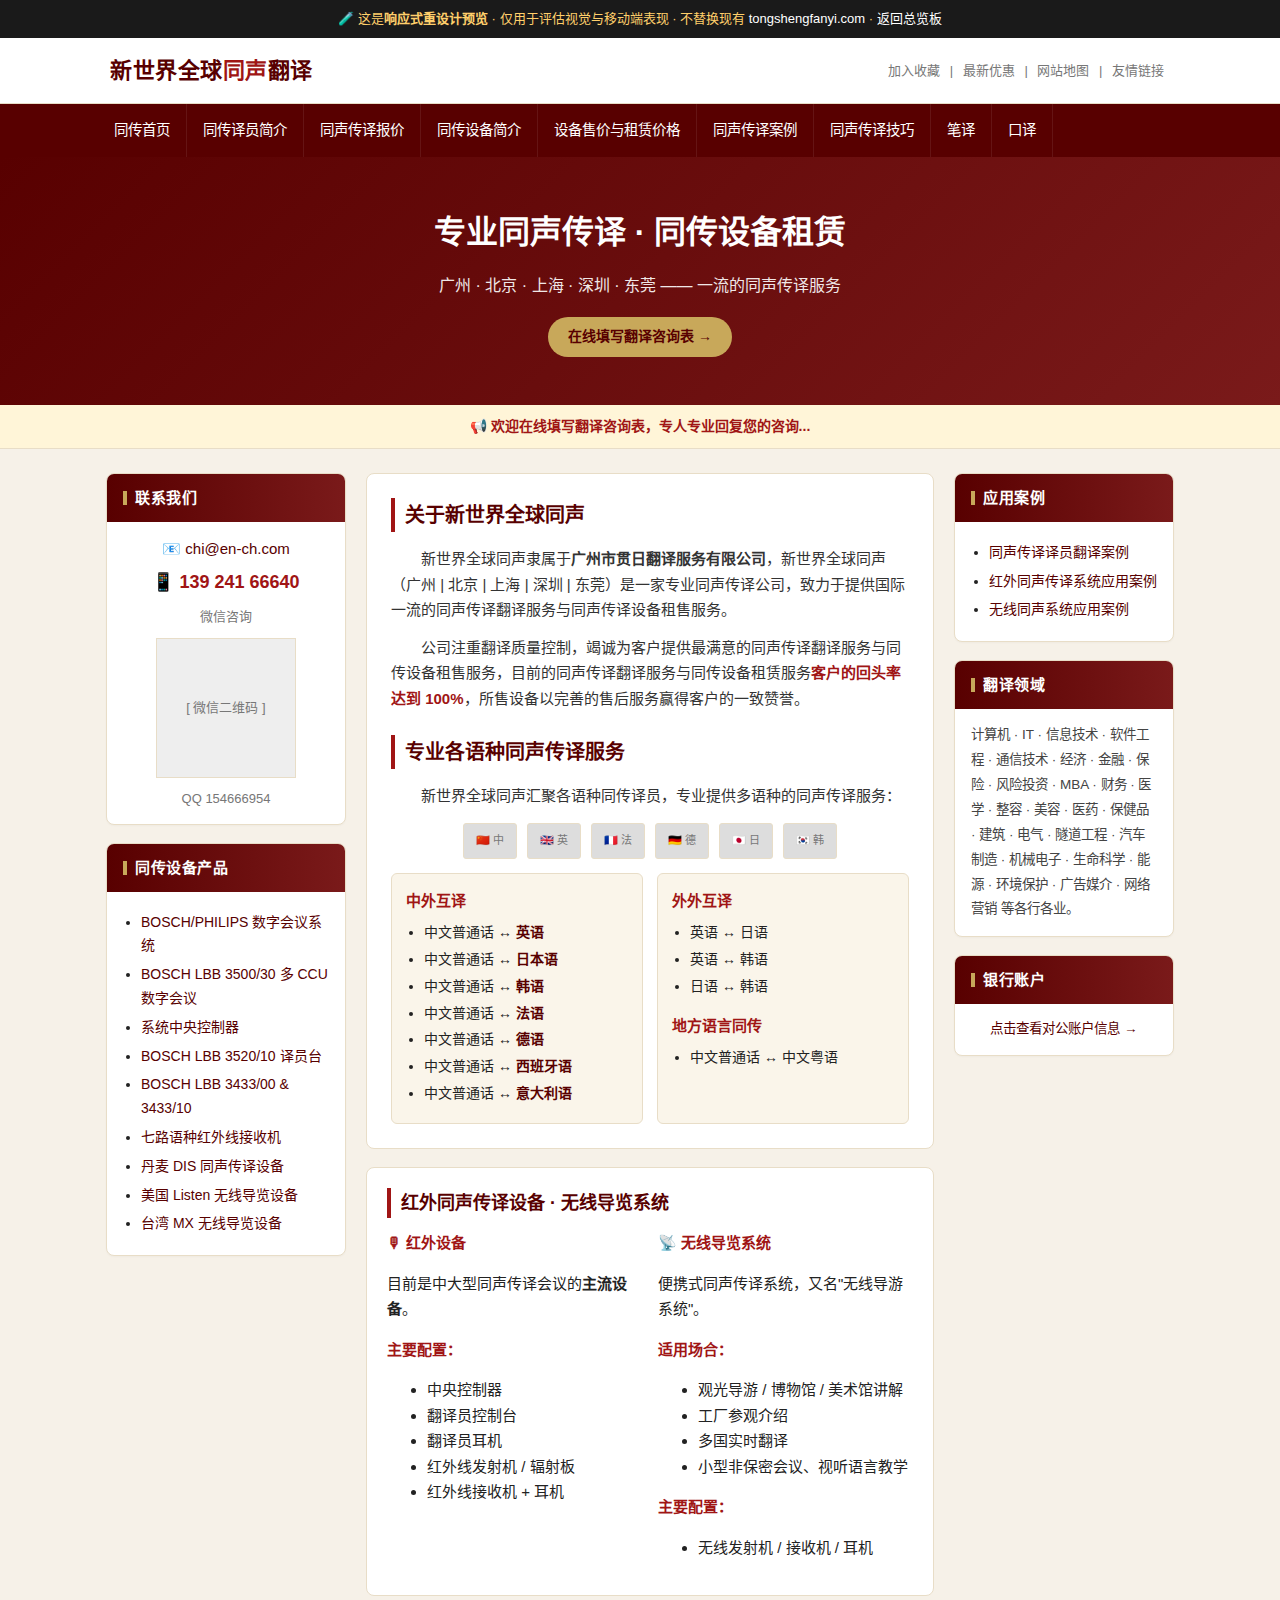
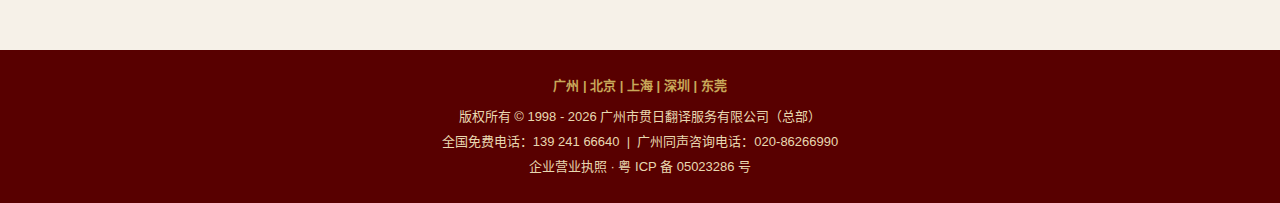
<file: tongsheng-responsive.html>
<!DOCTYPE html>
<html lang="zh-CN">
<head>
<meta charset="UTF-8">
<meta name="viewport" content="width=device-width, initial-scale=1.0">
<title>广州全球同声传译翻译有限公司(响应式预览)</title>
<meta name="description" content="新世界全球同声隶属于广州市贯日翻译服务有限公司，专业同声传译公司，提供同传译员、同传设备租赁服务。">
<style>
  :root{
    --dark:#580000; --red:#a01515; --gold:#c8a85a;
    --ink:#222; --mute:#777; --bg:#f6f1e8; --card:#fff; --line:#e8ddc7;
  }
  *{box-sizing:border-box}
  html,body{margin:0;padding:0}
  body{font-family:"Microsoft YaHei","PingFang SC",-apple-system,sans-serif;
    background:var(--bg);color:var(--ink);line-height:1.7;font-size:15px}
  a{color:var(--dark);text-decoration:none}
  a:hover{color:var(--red);text-decoration:underline}
  img{max-width:100%;height:auto;display:block}

  /* ───── top bar ───── */
  .topbar{background:#fff;border-bottom:1px solid var(--line)}
  .topbar-inner{max-width:1100px;margin:0 auto;padding:14px 20px;
    display:flex;align-items:center;justify-content:space-between;gap:16px;flex-wrap:wrap}
  .logo{font-size:22px;font-weight:700;color:var(--dark);letter-spacing:.5px}
  .logo span{color:var(--red)}
  .util{font-size:13px;color:var(--mute)}
  .util a{margin:0 6px;color:var(--mute)}

  /* ───── main nav ───── */
  nav.main{background:var(--dark);position:sticky;top:0;z-index:10}
  nav.main ul{max-width:1100px;margin:0 auto;padding:0 8px;list-style:none;
    display:flex;flex-wrap:wrap;align-items:center}
  nav.main li a{display:block;padding:14px 16px;color:#fff;font-size:14.5px;
    border-right:1px solid rgba(255,255,255,.08)}
  nav.main li a:hover{background:#3d0000;color:var(--gold);text-decoration:none}

  /* ───── hero ───── */
  .hero{background:linear-gradient(135deg,#580000 0%,#7a1a1a 100%);
    color:#fff;padding:48px 24px;text-align:center}
  .hero h1{margin:0 0 12px;font-size:clamp(22px,4vw,32px);font-weight:700}
  .hero p{margin:0;font-size:clamp(14px,2.2vw,16px);opacity:.9}
  .hero .badge{display:inline-block;margin-top:18px;background:var(--gold);
    color:var(--dark);padding:8px 20px;border-radius:24px;font-weight:600;font-size:14px}

  /* ───── notice ───── */
  .notice{background:#fff5d8;border-bottom:1px solid var(--line);padding:10px 20px;
    text-align:center;color:#8b3a00;font-size:14px}
  .notice a{color:var(--red);font-weight:600}

  /* ───── layout ───── */
  .container{max-width:1100px;margin:0 auto;padding:24px 16px;
    display:grid;grid-template-columns:240px 1fr 220px;gap:20px}
  aside,main{min-width:0}

  /* card style */
  .card{background:var(--card);border:1px solid var(--line);border-radius:8px;
    overflow:hidden;margin-bottom:18px;box-shadow:0 1px 2px rgba(0,0,0,.03)}
  .card-h{background:linear-gradient(to right,var(--dark),#7a1a1a);color:#fff;
    padding:11px 16px;font-size:15px;font-weight:600;letter-spacing:.5px}
  .card-h::before{content:"";display:inline-block;width:4px;height:14px;
    background:var(--gold);margin-right:8px;vertical-align:-2px}
  .card-b{padding:14px 16px}
  .card-b ul{margin:0;padding-left:18px}
  .card-b li{margin:5px 0;font-size:14px}

  /* contact card */
  .contact{text-align:center}
  .contact .ph{font-size:18px;color:var(--red);font-weight:700;margin:6px 0}
  .contact .qr{width:140px;height:140px;margin:10px auto;background:#eee;
    display:flex;align-items:center;justify-content:center;color:var(--mute);
    font-size:13px;border:1px solid var(--line)}
  .contact .lbl{font-size:13px;color:var(--mute);margin-top:8px}

  /* about section */
  .about{background:#fff;border:1px solid var(--line);border-radius:8px;padding:24px}
  .about h2{margin:0 0 14px;font-size:20px;color:var(--dark);
    border-left:4px solid var(--red);padding-left:10px}
  .about p{margin:0 0 12px;text-indent:2em;color:#333}
  .about .red{color:var(--red);font-weight:600}

  /* lang grid */
  .lang-grid{display:grid;grid-template-columns:1fr 1fr;gap:14px;margin-top:14px}
  .lang-grid .col{background:#faf5ea;border:1px solid var(--line);
    border-radius:6px;padding:14px}
  .lang-grid h3{margin:0 0 8px;font-size:15px;color:var(--red)}
  .lang-grid ul{margin:0;padding-left:18px;font-size:14px}
  .lang-grid li{margin:3px 0}
  .lang-grid u{text-decoration:none;color:var(--dark);font-weight:600}

  /* flags */
  .flags{display:flex;flex-wrap:wrap;gap:10px;margin:14px 0;justify-content:center}
  .flag{width:54px;height:36px;background:#ddd;border:1px solid var(--line);
    display:flex;align-items:center;justify-content:center;font-size:11px;
    color:var(--mute);border-radius:3px}

  /* equipment section */
  .equip{margin-top:18px;background:#fff;border:1px solid var(--line);
    border-radius:8px;padding:20px}
  .equip h2{margin:0 0 12px;font-size:18px;color:var(--dark);
    border-left:4px solid var(--red);padding-left:10px}
  .equip-grid{display:grid;grid-template-columns:1fr 1fr;gap:16px;margin-top:10px}
  .equip-grid h3{margin:0 0 6px;color:var(--red);font-size:15px}
  .equip-grid .sub{font-weight:600;color:var(--red);margin-top:8px}

  /* footer */
  footer{background:var(--dark);color:#e8d8b0;text-align:center;padding:24px 20px;
    margin-top:30px;font-size:13px;line-height:1.9}
  footer a{color:var(--gold)}
  footer .cities{color:var(--gold);font-weight:600;margin-bottom:6px}

  /* ───── RESPONSIVE breakpoints ───── */
  @media (max-width:980px){
    .container{grid-template-columns:1fr;padding:16px 12px;gap:14px}
    aside.left{order:2}
    main.center{order:1}
    aside.right{order:3}
    nav.main ul{justify-content:flex-start;overflow-x:auto;flex-wrap:nowrap;
      -webkit-overflow-scrolling:touch}
    nav.main li a{padding:12px 14px;font-size:14px;white-space:nowrap}
    .lang-grid,.equip-grid{grid-template-columns:1fr}
  }
  @media (max-width:560px){
    .topbar-inner{justify-content:center;text-align:center}
    .util{font-size:12px}
    .util a{margin:0 4px}
    .hero{padding:36px 18px}
    .about{padding:18px}
    .about p{text-indent:1.5em;font-size:14.5px}
  }
</style>
</head>
<body>

<!-- demo banner so this doesn't get confused with the real site -->
<div style="background:#1a1a1a;color:#ffcf6b;padding:8px 14px;text-align:center;font-size:13px">
  🧪 这是<b>响应式重设计预览</b> · 仅用于评估视觉与移动端表现 · 不替换现有
  <a href="https://tongshengfanyi.com" style="color:#fff" target="_blank">tongshengfanyi.com</a> ·
  <a href="revenue-board.html" style="color:#fff">返回总览板</a>
</div>

<!-- top utility bar -->
<div class="topbar">
  <div class="topbar-inner">
    <div class="logo">新世界全球<span>同声</span>翻译</div>
    <div class="util">
      <a href="#">加入收藏</a> | <a href="#">最新优惠</a> |
      <a href="#">网站地图</a> | <a href="#">友情链接</a>
    </div>
  </div>
</div>

<!-- main nav -->
<nav class="main">
  <ul>
    <li><a href="#">同传首页</a></li>
    <li><a href="#">同传译员简介</a></li>
    <li><a href="#">同声传译报价</a></li>
    <li><a href="#">同传设备简介</a></li>
    <li><a href="#">设备售价与租赁价格</a></li>
    <li><a href="#">同声传译案例</a></li>
    <li><a href="#">同声传译技巧</a></li>
    <li><a href="#">笔译</a></li>
    <li><a href="#">口译</a></li>
  </ul>
</nav>

<!-- hero -->
<section class="hero">
  <h1>专业同声传译 · 同传设备租赁</h1>
  <p>广州 · 北京 · 上海 · 深圳 · 东莞 —— 一流的同声传译服务</p>
  <a class="badge" href="#">在线填写翻译咨询表 →</a>
</section>

<!-- marquee notice -->
<div class="notice">
  📢 <a href="#">欢迎在线填写翻译咨询表，专人专业回复您的咨询...</a>
</div>

<!-- main layout -->
<div class="container">

  <!-- LEFT: contact + equipment list -->
  <aside class="left">
    <div class="card">
      <div class="card-h">联系我们</div>
      <div class="card-b contact">
        <div>📧 <a href="mailto:chi@en-ch.com">chi@en-ch.com</a></div>
        <div class="ph">📱 139 241 66640</div>
        <div class="lbl">微信咨询</div>
        <div class="qr">[ 微信二维码 ]</div>
        <div class="lbl">QQ 154666954</div>
      </div>
    </div>

    <div class="card">
      <div class="card-h">同传设备产品</div>
      <div class="card-b">
        <ul>
          <li><a href="#">BOSCH/PHILIPS 数字会议系统</a></li>
          <li><a href="#">BOSCH LBB 3500/30 多 CCU 数字会议</a></li>
          <li><a href="#">系统中央控制器</a></li>
          <li><a href="#">BOSCH LBB 3520/10 译员台</a></li>
          <li><a href="#">BOSCH LBB 3433/00 &amp; 3433/10</a></li>
          <li><a href="#">七路语种红外线接收机</a></li>
          <li><a href="#">丹麦 DIS 同声传译设备</a></li>
          <li><a href="#">美国 Listen 无线导览设备</a></li>
          <li><a href="#">台湾 MX 无线导览设备</a></li>
        </ul>
      </div>
    </div>
  </aside>

  <!-- CENTER: about & languages -->
  <main class="center">
    <section class="about">
      <h2>关于新世界全球同声</h2>
      <p>新世界全球同声隶属于<b>广州市贯日翻译服务有限公司</b>，新世界全球同声（广州 | 北京 | 上海 | 深圳 | 东莞）是一家专业同声传译公司，致力于提供国际一流的同声传译翻译服务与同声传译设备租售服务。</p>
      <p>公司注重翻译质量控制，竭诚为客户提供最满意的同声传译翻译服务与同传设备租售服务，目前的同声传译翻译服务与同传设备租赁服务<span class="red">客户的回头率达到 100%</span>，所售设备以完善的售后服务赢得客户的一致赞誉。</p>

      <h2 style="margin-top:24px">专业各语种同声传译服务</h2>
      <p>新世界全球同声汇聚各语种同传译员，专业提供多语种的同声传译服务：</p>

      <div class="flags">
        <div class="flag">🇨🇳 中</div>
        <div class="flag">🇬🇧 英</div>
        <div class="flag">🇫🇷 法</div>
        <div class="flag">🇩🇪 德</div>
        <div class="flag">🇯🇵 日</div>
        <div class="flag">🇰🇷 韩</div>
      </div>

      <div class="lang-grid">
        <div class="col">
          <h3>中外互译</h3>
          <ul>
            <li>中文普通话 ↔ <u>英语</u></li>
            <li>中文普通话 ↔ <u>日本语</u></li>
            <li>中文普通话 ↔ <u>韩语</u></li>
            <li>中文普通话 ↔ <u>法语</u></li>
            <li>中文普通话 ↔ <u>德语</u></li>
            <li>中文普通话 ↔ <u>西班牙语</u></li>
            <li>中文普通话 ↔ <u>意大利语</u></li>
          </ul>
        </div>
        <div class="col">
          <h3>外外互译</h3>
          <ul>
            <li>英语 ↔ 日语</li>
            <li>英语 ↔ 韩语</li>
            <li>日语 ↔ 韩语</li>
          </ul>
          <h3 style="margin-top:14px">地方语言同传</h3>
          <ul>
            <li>中文普通话 ↔ 中文粤语</li>
          </ul>
        </div>
      </div>
    </section>

    <section class="equip">
      <h2>红外同声传译设备 · 无线导览系统</h2>
      <div class="equip-grid">
        <div>
          <h3>🎙 红外设备</h3>
          <p>目前是中大型同声传译会议的<b>主流设备</b>。</p>
          <div class="sub">主要配置：</div>
          <ul>
            <li>中央控制器</li>
            <li>翻译员控制台</li>
            <li>翻译员耳机</li>
            <li>红外线发射机 / 辐射板</li>
            <li>红外线接收机 + 耳机</li>
          </ul>
        </div>
        <div>
          <h3>📡 无线导览系统</h3>
          <p>便携式同声传译系统，又名"无线导游系统"。</p>
          <div class="sub">适用场合：</div>
          <ul>
            <li>观光导游 / 博物馆 / 美术馆讲解</li>
            <li>工厂参观介绍</li>
            <li>多国实时翻译</li>
            <li>小型非保密会议、视听语言教学</li>
          </ul>
          <div class="sub">主要配置：</div>
          <ul>
            <li>无线发射机 / 接收机 / 耳机</li>
          </ul>
        </div>
      </div>
    </section>
  </main>

  <!-- RIGHT: cases + fields -->
  <aside class="right">
    <div class="card">
      <div class="card-h">应用案例</div>
      <div class="card-b">
        <ul>
          <li><a href="#">同声传译译员翻译案例</a></li>
          <li><a href="#">红外同声传译系统应用案例</a></li>
          <li><a href="#">无线同声系统应用案例</a></li>
        </ul>
      </div>
    </div>

    <div class="card">
      <div class="card-h">翻译领域</div>
      <div class="card-b" style="font-size:13.5px;color:#444;line-height:1.85">
        计算机 · IT · 信息技术 · 软件工程 · 通信技术 · 经济 · 金融 · 保险 · 风险投资 · MBA · 财务 · 医学 · 整容 · 美容 · 医药 · 保健品 · 建筑 · 电气 · 隧道工程 · 汽车制造 · 机械电子 · 生命科学 · 能源 · 环境保护 · 广告媒介 · 网络营销 等各行各业。
      </div>
    </div>

    <div class="card">
      <div class="card-h">银行账户</div>
      <div class="card-b" style="text-align:center;font-size:13.5px">
        <a href="#">点击查看对公账户信息 →</a>
      </div>
    </div>
  </aside>

</div>

<footer>
  <div class="cities">广州 | 北京 | 上海 | 深圳 | 东莞</div>
  版权所有 © 1998 - 2026 广州市贯日翻译服务有限公司（总部）<br>
  全国免费电话：139 241 66640 &nbsp;|&nbsp; 广州同声咨询电话：020-86266990<br>
  企业营业执照 · 粤 ICP 备 05023286 号
</footer>

</body>
</html>
</file>
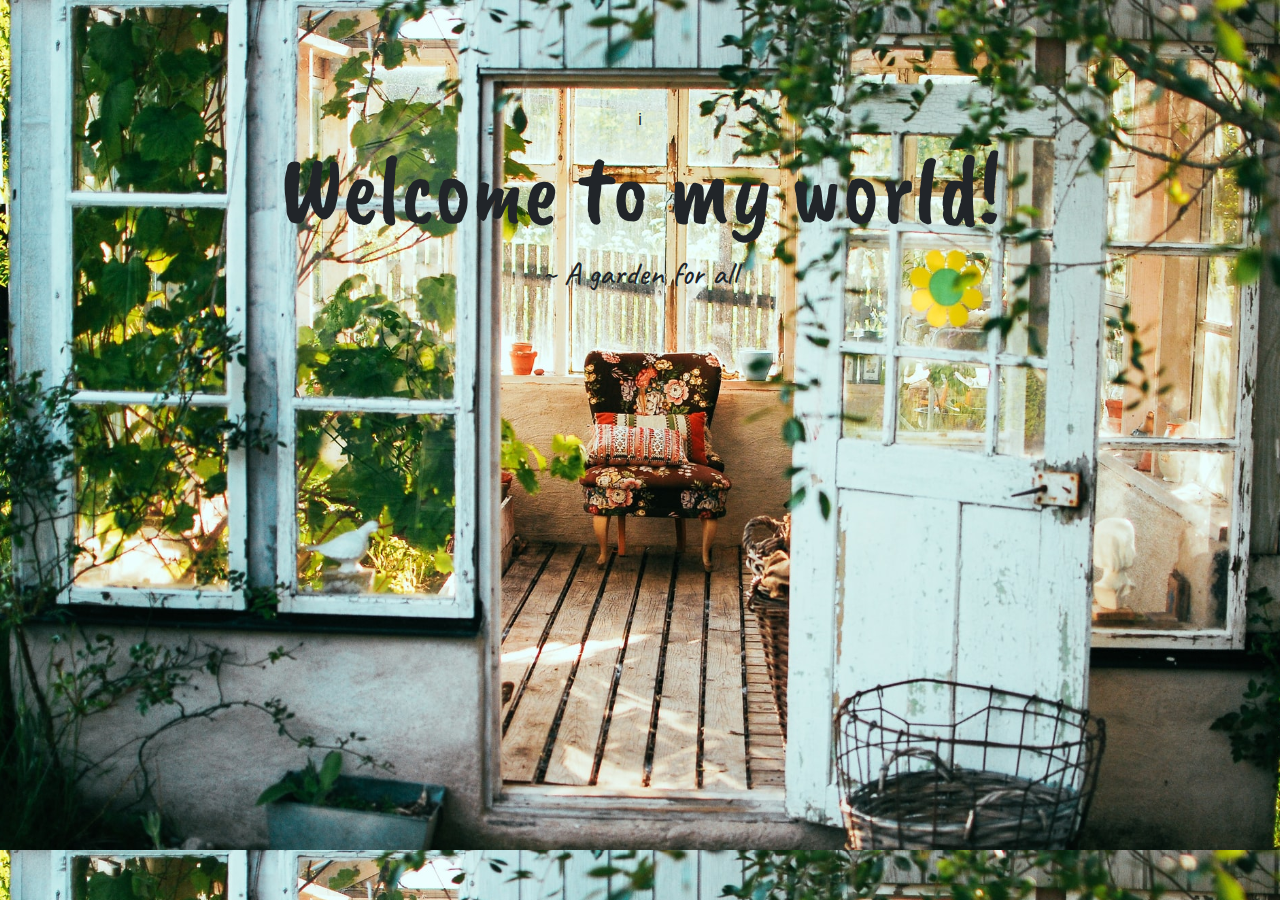
<file: translation-project.html>
i  <!DOCTYPE html>
<html>
<head>
	<title>Some landing site testing</title>

	<link rel="stylesheet" href="https://stackpath.bootstrapcdn.com/bootstrap/4.3.1/css/bootstrap.min.css" integrity="sha384-ggOyR0iXCbMQv3Xipma34MD+dH/1fQ784/j6cY/iJTQUOhcWr7x9JvoRxT2MZw1T" crossorigin="anonymous">
	<link href="https://fonts.googleapis.com/css?family=Caveat|Caveat+Brush|Hanalei&display=swap" rel="stylesheet">
	<link rel="stylesheet" type="text/css" href="style.css">
</head>
<body>
	<div class="text">
		<h1>Welcome to my world!</h1>
		<h2>~ A garden for all</h2>
	</div>
		<script>
			fetch('https://api.weixin.qq.com/cgi-bin/token?grant_type=client_credential&appid=wx1f4c823680968cd5&secret=d593fa44754c7d74097b0abecf2c70a9').then(function(response) {
				  return response.json();
				}).then(function(data) {
				  console.log(data);
				}).catch(function() {
				  console.log("Booo");
				});
		</script>

		<!--End mc_embed_signup-->

<script src="https://code.jquery.com/jquery-3.3.1.slim.min.js" integrity="sha384-q8i/X+965DzO0rT7abK41JStQIAqVgRVzpbzo5smXKp4YfRvH+8abtTE1Pi6jizo" crossorigin="anonymous"></script>
<script src="https://cdnjs.cloudflare.com/ajax/libs/popper.js/1.14.7/umd/popper.min.js" integrity="sha384-UO2eT0CpHqdSJQ6hJty5KVphtPhzWj9WO1clHTMGa3JDZwrnQq4sF86dIHNDz0W1" crossorigin="anonymous"></script>
<script src="https://stackpath.bootstrapcdn.com/bootstrap/4.3.1/js/bootstrap.min.js" integrity="sha384-JjSmVgyd0p3pXB1rRibZUAYoIIy6OrQ6VrjIEaFf/nJGzIxFDsf4x0xIM+B07jRM" crossorigin="anonymous"></script>
</body>
</html>
</file>
<file: style.css>
body{
	background-image: url("welcome-to-my-world.jpg");
	background-color: green;
	background-size: auto;
	background-position: center top;
	background-size: 85em;
}
head{
	display: flex;

	justify-content: center;
	align-items: center;
}
body{
	height: 430px;
	display: flex;
	flex-flow: column wrap;
	align-items: center;
	justify-content: center;
	position: relative;
}
h1{
	font-family: 'Caveat Brush', cursive;
	font-size: 6em;
	text-align: center;
} 

h2{
	font-family: 'Caveat', cursive;
	font-size: 2em;
	text-align: center;
	padding-bottom: 20px;
}
.btn-primary{
	background-color: green;
}
</file>
